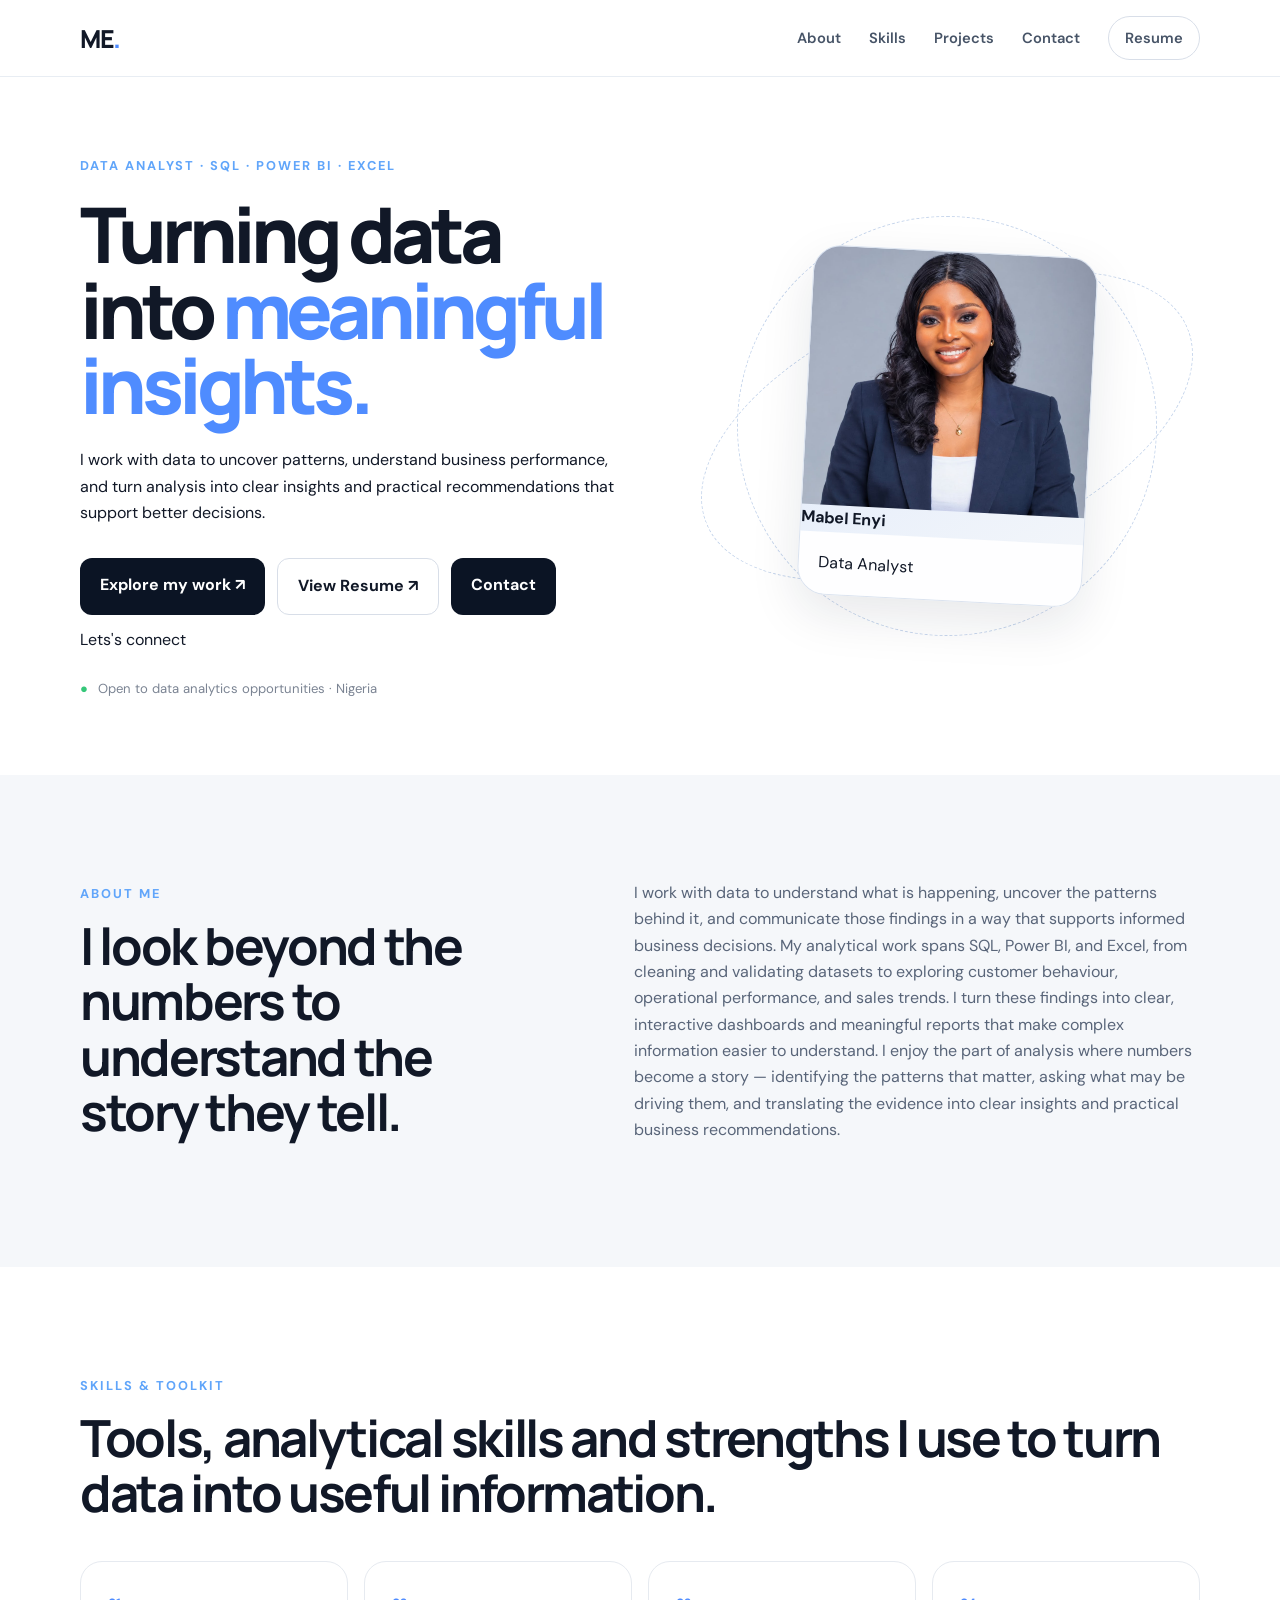
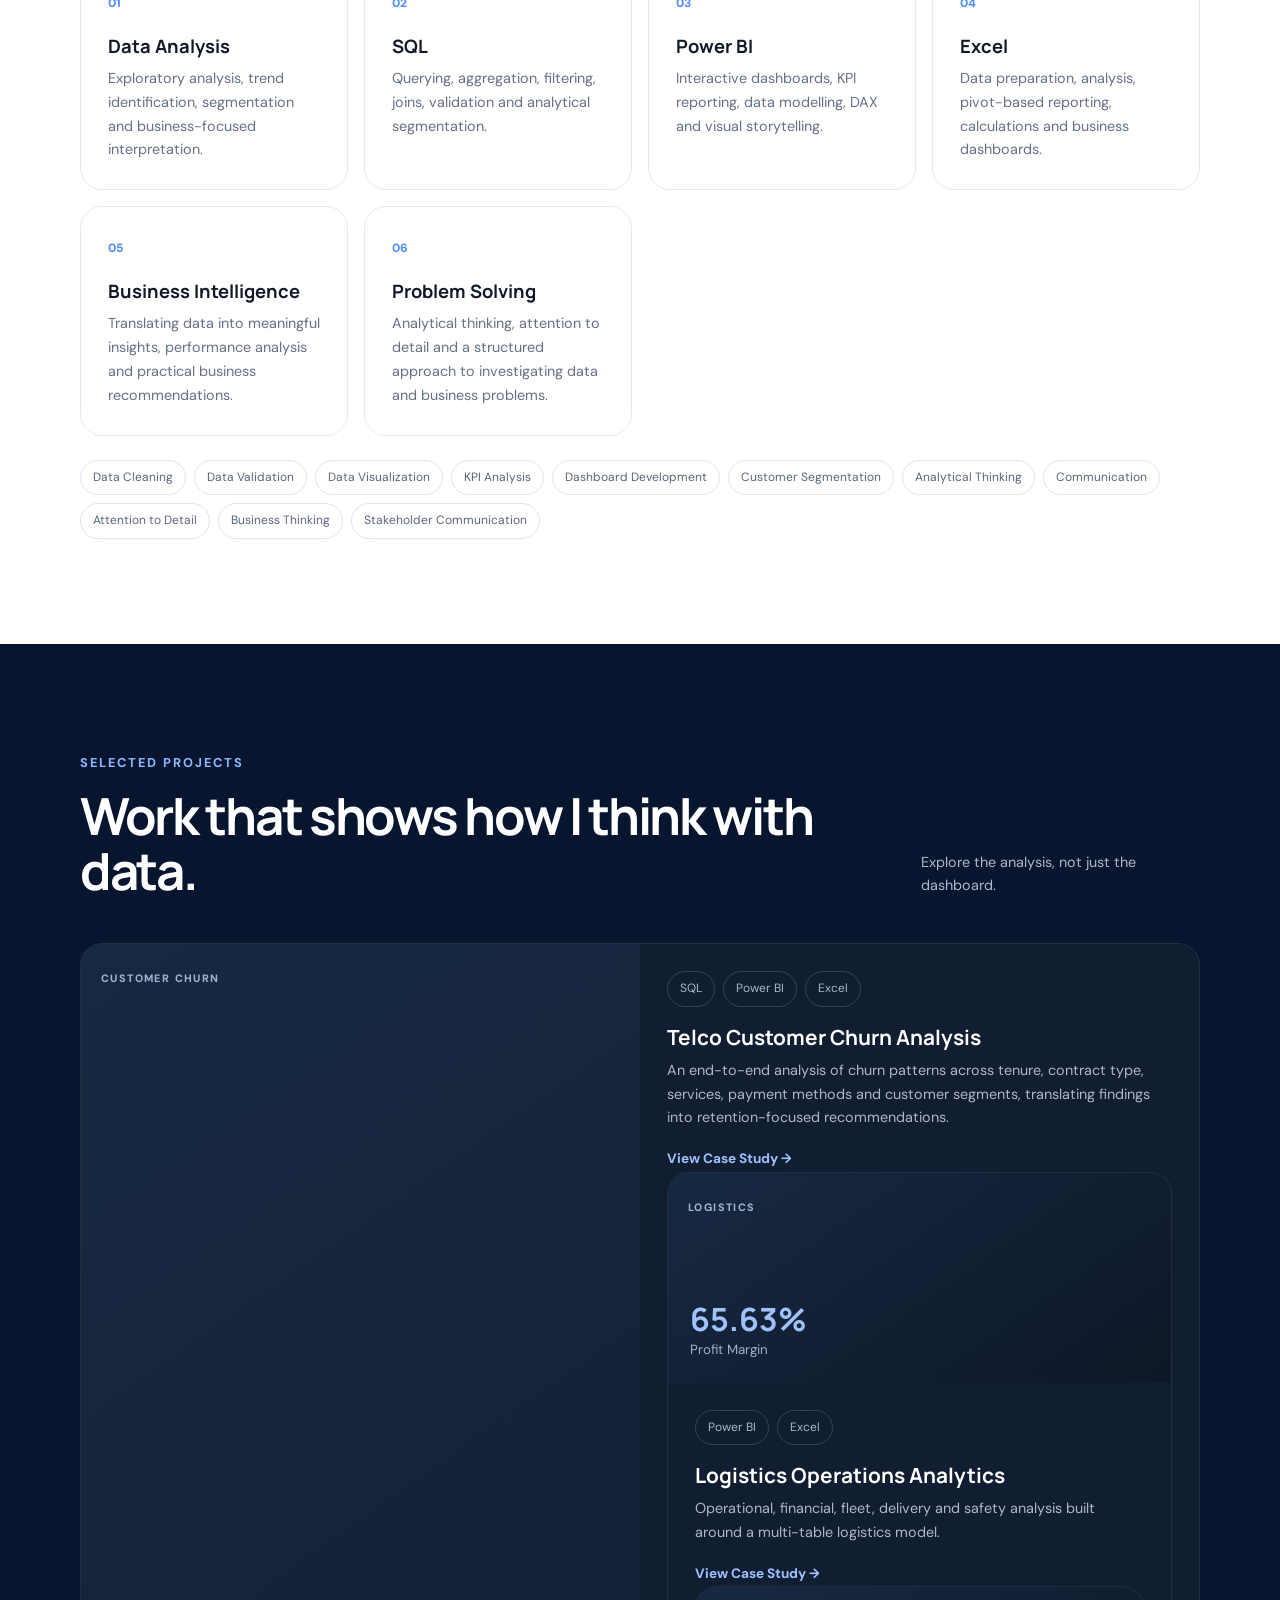
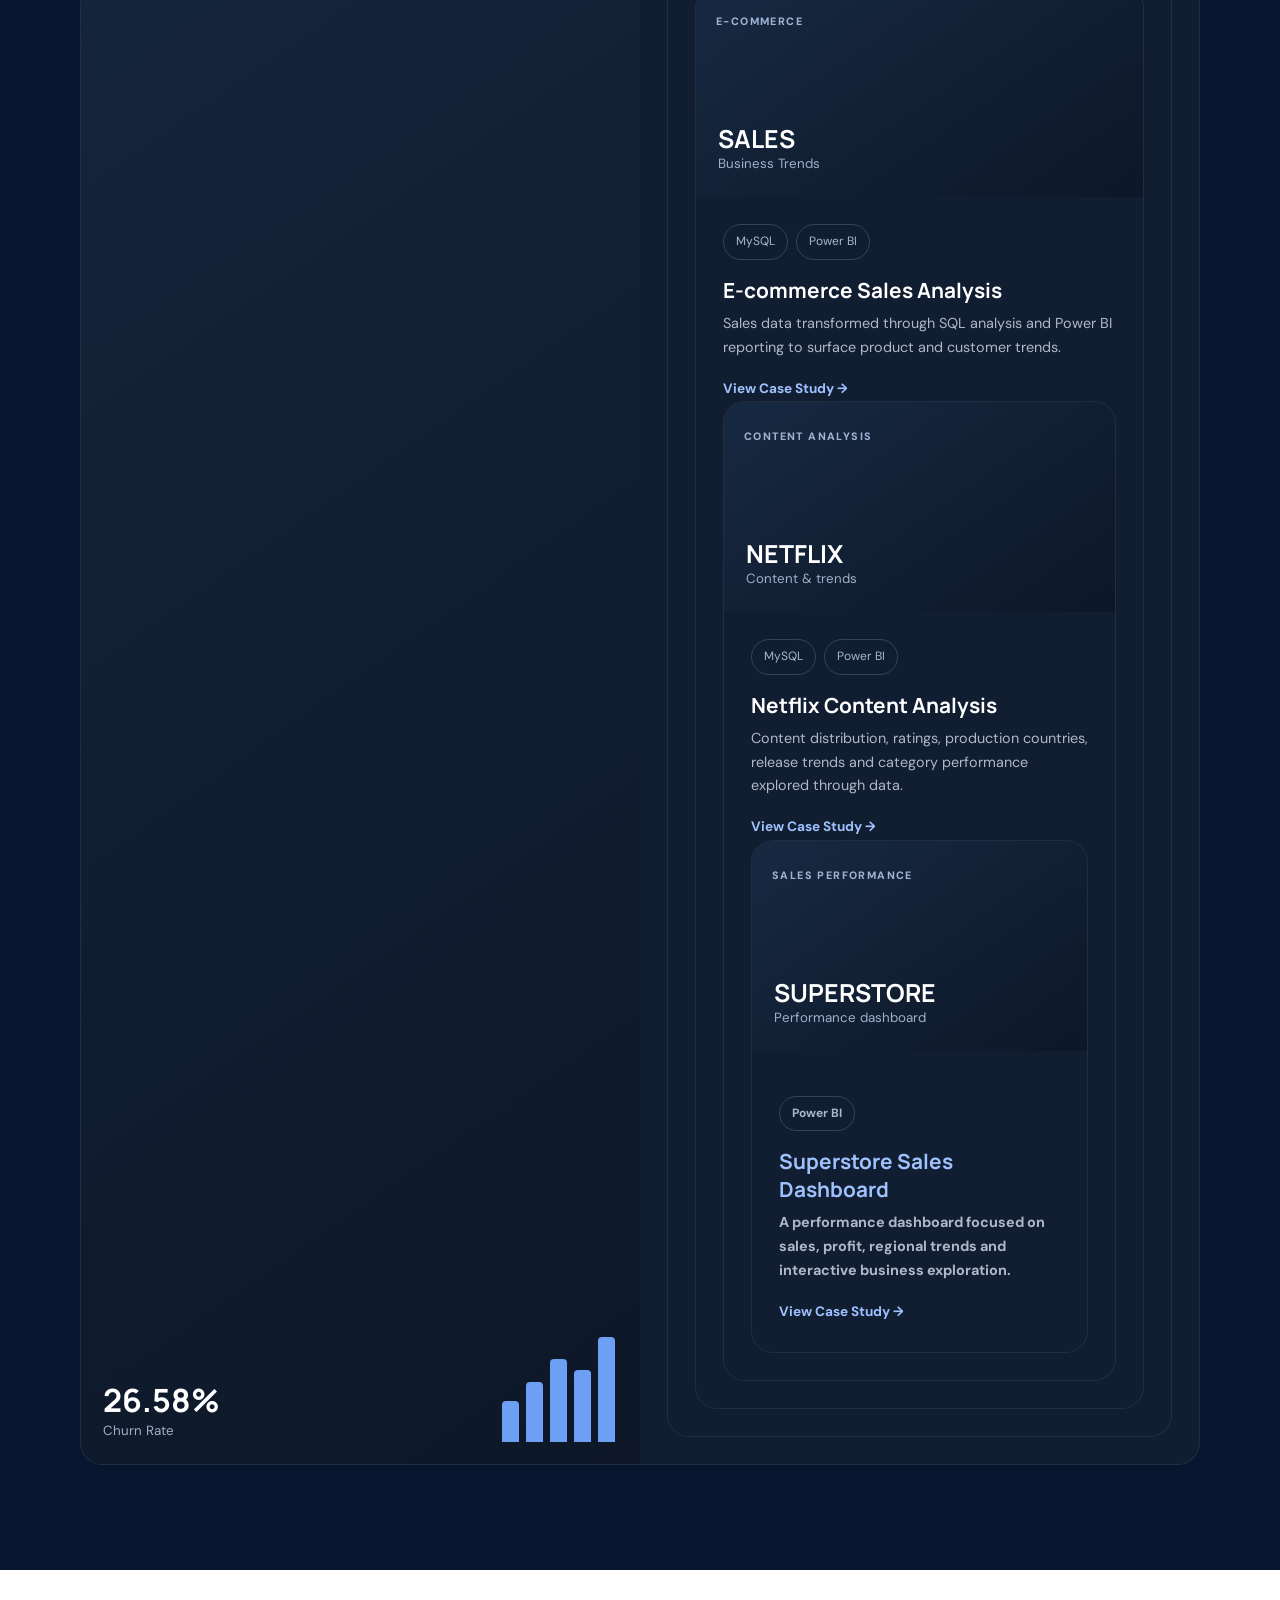
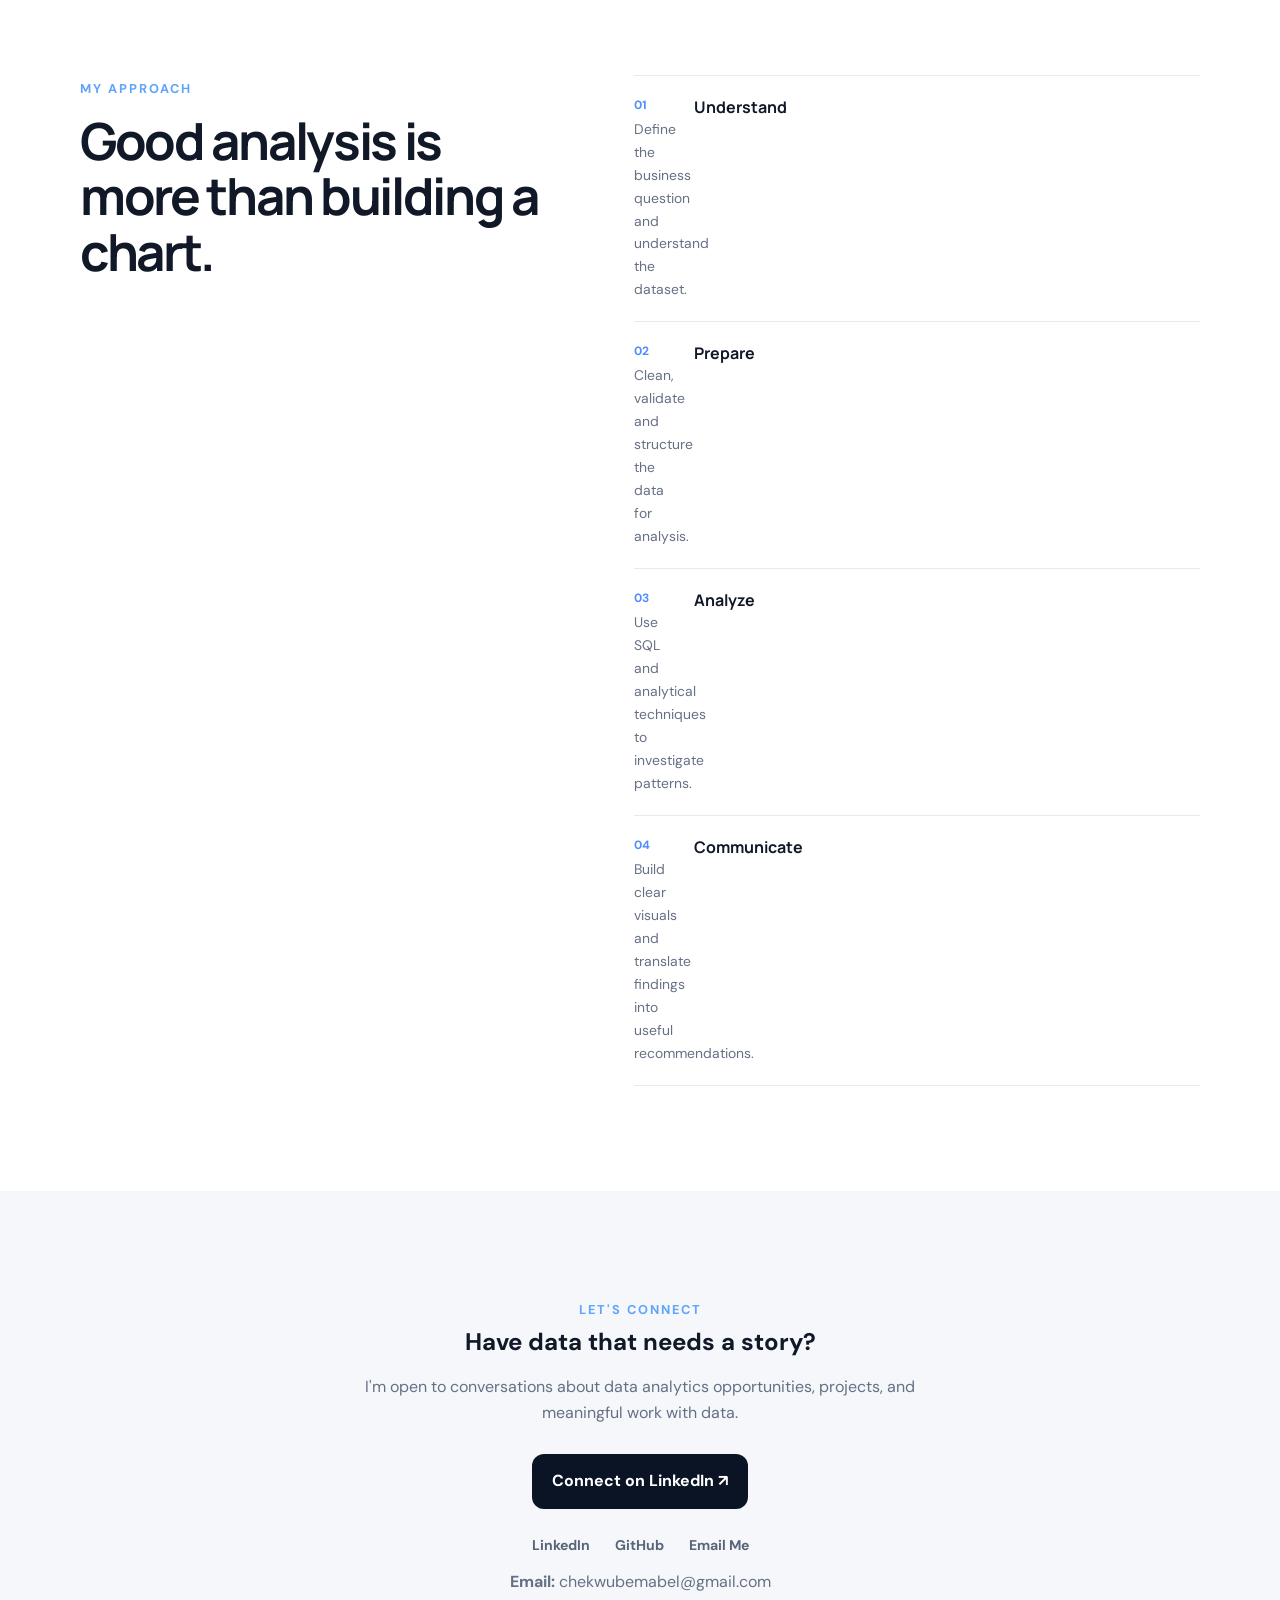
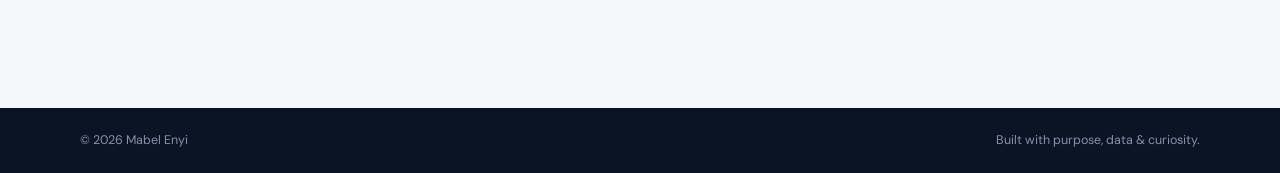
<file: index.html>
<!doctype html>
<html lang="en">
<head>
<meta charset="utf-8"><meta name="viewport" content="width=device-width,initial-scale=1">
<meta name="description" content="Mabel Enyi — Data Analyst portfolio. SQL, Power BI, Excel and business-focused data analysis.">
<title>Mabel Enyi | Data Analyst</title>
<link rel="preconnect" href="https://fonts.googleapis.com"><link rel="preconnect" href="https://fonts.gstatic.com" crossorigin>
<link href="https://fonts.googleapis.com/css2?family=DM+Sans:wght@400;500;600;700&family=Manrope:wght@600;700;800&display=swap" rel="stylesheet">
<link rel="stylesheet" href="styles.css">
</head>
<body>
<header><nav class="nav wrap"><a class="logo" href="#home">ME<span>.</span></a><button class="menu" aria-label="Open menu">☰</button>
<div class="links"><a href="#about">About</a><a href="#skills">Skills</a><a href="#projects">Projects</a><a href="#contact">Contact</a><a class="pill" href="Resume/Enyi%20Mabel%20-%20CV.pdf" target="_blank" rel="noopener noreferrer"> Resume</a></div></nav></header>

<main>
<section id="home" class="hero wrap">
<div>
<div class="eyebrow">Data Analyst · SQL · Power BI · Excel</div>
<h1>Turning data into <em>meaningful insights.</em></h1>
<p class="lead"><p>
    I work with data to uncover patterns, understand business performance,
    and turn analysis into clear insights and practical recommendations
    that support better decisions.
</p>
<div class="actions"><a class="btn dark" href="#projects">Explore my work ↗</a><a href="Resume/Enyi%20Mabel%20-%20CV.pdf"
   class="btn light"
   target="_blank"
   rel="noopener noreferrer">
    View Resume ↗
</a><a class="btn dark" href="#contact">Contact</a>Lets's connect</a></div>
<p class="availability"><b>●</b> Open to data analytics opportunities · Nigeria</p>
</div>
<div class="visual">
<div class="orbit a"></div><div class="orbit b"></div>
<div class="profile">
    <img src="Images/mabel-profile.jpeg" alt="Mabel Enyi-Data Analys">
    <div>
        <b>Mabel Enyi</b>
    </div>
<div class="hero-badge">
    <span>Data Analyst</span>
</div>
</section>

<section id="about" class="section soft"><div class="wrap two">
<div><p class="eyebrow">ABOUT ME</p><h2>I look beyond the numbers to understand the story they tell.</h2></div>
<div class="copy"><p>I work with data to understand what is happening, uncover the patterns behind it, and communicate those findings in a way that supports informed business decisions.

My analytical work spans SQL, Power BI, and Excel, from cleaning and validating datasets to exploring customer behaviour, operational performance, and sales trends. I turn these findings into clear, interactive dashboards and meaningful reports that make complex information easier to understand.

I enjoy the part of analysis where numbers become a story — identifying the patterns that matter, asking what may be driving them, and translating the evidence into clear insights and practical business recommendations.</p>
<p> </p>
<p></p></div>
</div></section>

<section id="skills" class="section">
    <div class="wrap">
        <p class="eyebrow">SKILLS & TOOLKIT</p>
        <h2>Tools, analytical skills and strengths I use to turn data into useful information.</h2>

        <div class="cards four">

            <article>
                <span>01</span>
                <h3>Data Analysis</h3>
                <p>Exploratory analysis, trend identification, segmentation and business-focused interpretation.</p>
            </article>

            <article>
                <span>02</span>
                <h3>SQL</h3>
                <p>Querying, aggregation, filtering, joins, validation and analytical segmentation.</p>
            </article>

            <article>
                <span>03</span>
                <h3>Power BI</h3>
                <p>Interactive dashboards, KPI reporting, data modelling, DAX and visual storytelling.</p>
            </article>

            <article>
                <span>04</span>
                <h3>Excel</h3>
                <p>Data preparation, analysis, pivot-based reporting, calculations and business dashboards.</p>
            </article>

            <article>
                <span>05</span>
                <h3>Business Intelligence</h3>
                <p>Translating data into meaningful insights, performance analysis and practical business recommendations.</p>
            </article>

            <article>
                <span>06</span>
                <h3>Problem Solving</h3>
                <p>Analytical thinking, attention to detail and a structured approach to investigating data and business problems.</p>
            </article>

        </div>

        <div class="chips">
            <span>Data Cleaning</span>
            <span>Data Validation</span>
            <span>Data Visualization</span>
            <span>KPI Analysis</span>
            <span>Dashboard Development</span>
            <span>Customer Segmentation</span>
            <span>Analytical Thinking</span>
            <span>Communication</span>
            <span>Attention to Detail</span>
            <span>Business Thinking</span>
            <span>Stakeholder Communication</span>
        </div>

    </div>
</section>

<section id="projects" class="section dark-section"><div class="wrap"><div class="heading"><div><p class="eyebrow">SELECTED PROJECTS</p><h2>Work that shows how I think with data.</h2></div><p>Explore the analysis, not just the dashboard.</p></div>
<div class="projects">
<article class="project featured"><div class="mock telco"><label>CUSTOMER CHURN</label><strong>26.58%</strong><small>Churn Rate</small><div class="bars"><i></i><i></i><i></i><i></i><i></i></div></div><div class="ptext"><div class="tags"><span>SQL</span><span>Power BI</span><span>Excel</span></div><h3>Telco Customer Churn Analysis</h3><p>An end-to-end analysis of churn patterns across tenure, contract type, services, payment methods and customer segments, translating findings into retention-focused recommendations.</p><a <a href="projects/telco-churn.html" class="project-link">View Case Study →</a>
<article class="project"><div class="mock logistics"><label>LOGISTICS</label><strong>65.63%</strong><small>Profit Margin</small></div><div class="ptext"><div class="tags"><span>Power BI</span><span>Excel</span></div><h3>Logistics Operations Analytics</h3><p>Operational, financial, fleet, delivery and safety analysis built around a multi-table logistics model.</p><a href="projects/logistics.html" class="project-link">View Case Study →</a>
<article class="project"><div class="mock ecommerce"><label>E-COMMERCE</label><strong>SALES</strong><small>Business Trends</small></div><div class="ptext"><div class="tags"><span>MySQL</span><span>Power BI</span></div><h3>E-commerce Sales Analysis</h3><p>Sales data transformed through SQL analysis and Power BI reporting to surface product and customer trends.</p><a href="projects/ecommerce.html" class="project-link">View Case Study →</a>
<article class="project"><div class="mock netflix"><label>CONTENT ANALYSIS</label><strong>NETFLIX</strong><small>Content & trends</small></div><div class="ptext"><div class="tags"><span>MySQL</span><span>Power BI</span></div><h3>Netflix Content Analysis</h3><p>Content distribution, ratings, production countries, release trends and category performance explored through data.</p><a href="projects/netflix.html" class="project-link">View Case Study →<a>
<article class="project"><div class="mock superstore"><label>SALES PERFORMANCE</label><strong>SUPERSTORE</strong><small>Performance dashboard</small></div><div class="ptext"><div class="tags"><span>Power BI</span></div><h3>Superstore Sales Dashboard</h3><p>A performance dashboard focused on sales, profit, regional trends and interactive business exploration.</p><a href="projects/superstore.html" class="project-link">View Case Study →<a></a>
</div>
</div></section>

<section class="section"><div class="wrap two"><div><p class="eyebrow">MY APPROACH</p><h2>Good analysis is more than building a chart.</h2></div>
<div class="process"><div><b>01</b><h3>Understand</h3><p>Define the business question and understand the dataset.</p></div><div><b>02</b><h3>Prepare</h3><p>Clean, validate and structure the data for analysis.</p></div><div><b>03</b><h3>Analyze</h3><p>Use SQL and analytical techniques to investigate patterns.</p></div><div><b>04</b><h3>Communicate</h3><p>Build clear visuals and translate findings into useful recommendations.</p></div></div>
</div></section>


        <section id="contact" class="contact">
    <div class="wrap">
        <p class="eyebrow">LET'S CONNECT</p>

        <h2>Have data that needs a story?</h2>

        <p>
            I'm open to conversations about data analytics opportunities,
            projects, and meaningful work with data.
        </p>

        <a
            class="btn dark"
            href="https://www.linkedin.com/in/mabel-enyi/"
            target="_blank"
            rel="noopener noreferrer">
            Connect on LinkedIn ↗
        </a>

        <div class="contact-links">
            <a
                href="https://www.linkedin.com/in/mabel-enyi/"
                target="_blank"
                rel="noopener noreferrer">
                LinkedIn
            </a>

            <a
                href="https://github.com/Bella-cheche"
                target="_blank"
                rel="noopener noreferrer">
                GitHub
            </a>

            <a href="mailto:chekwubemabel@gmail.com">
                Email Me
            </a>
        </div>

        <p class="contact-email">
            <strong>Email:</strong>
            <a href="mailto:chekwubemabel@gmail.com">
                chekwubemabel@gmail.com
            </a>
        </p>
    </div>


    </div>
</section>
<footer><div class="wrap foot"><span>© 2026 Mabel Enyi</span><span>Built with purpose, data & curiosity.</span></div></footer>
<script src="script.js"></script>
</body></html>
</file>
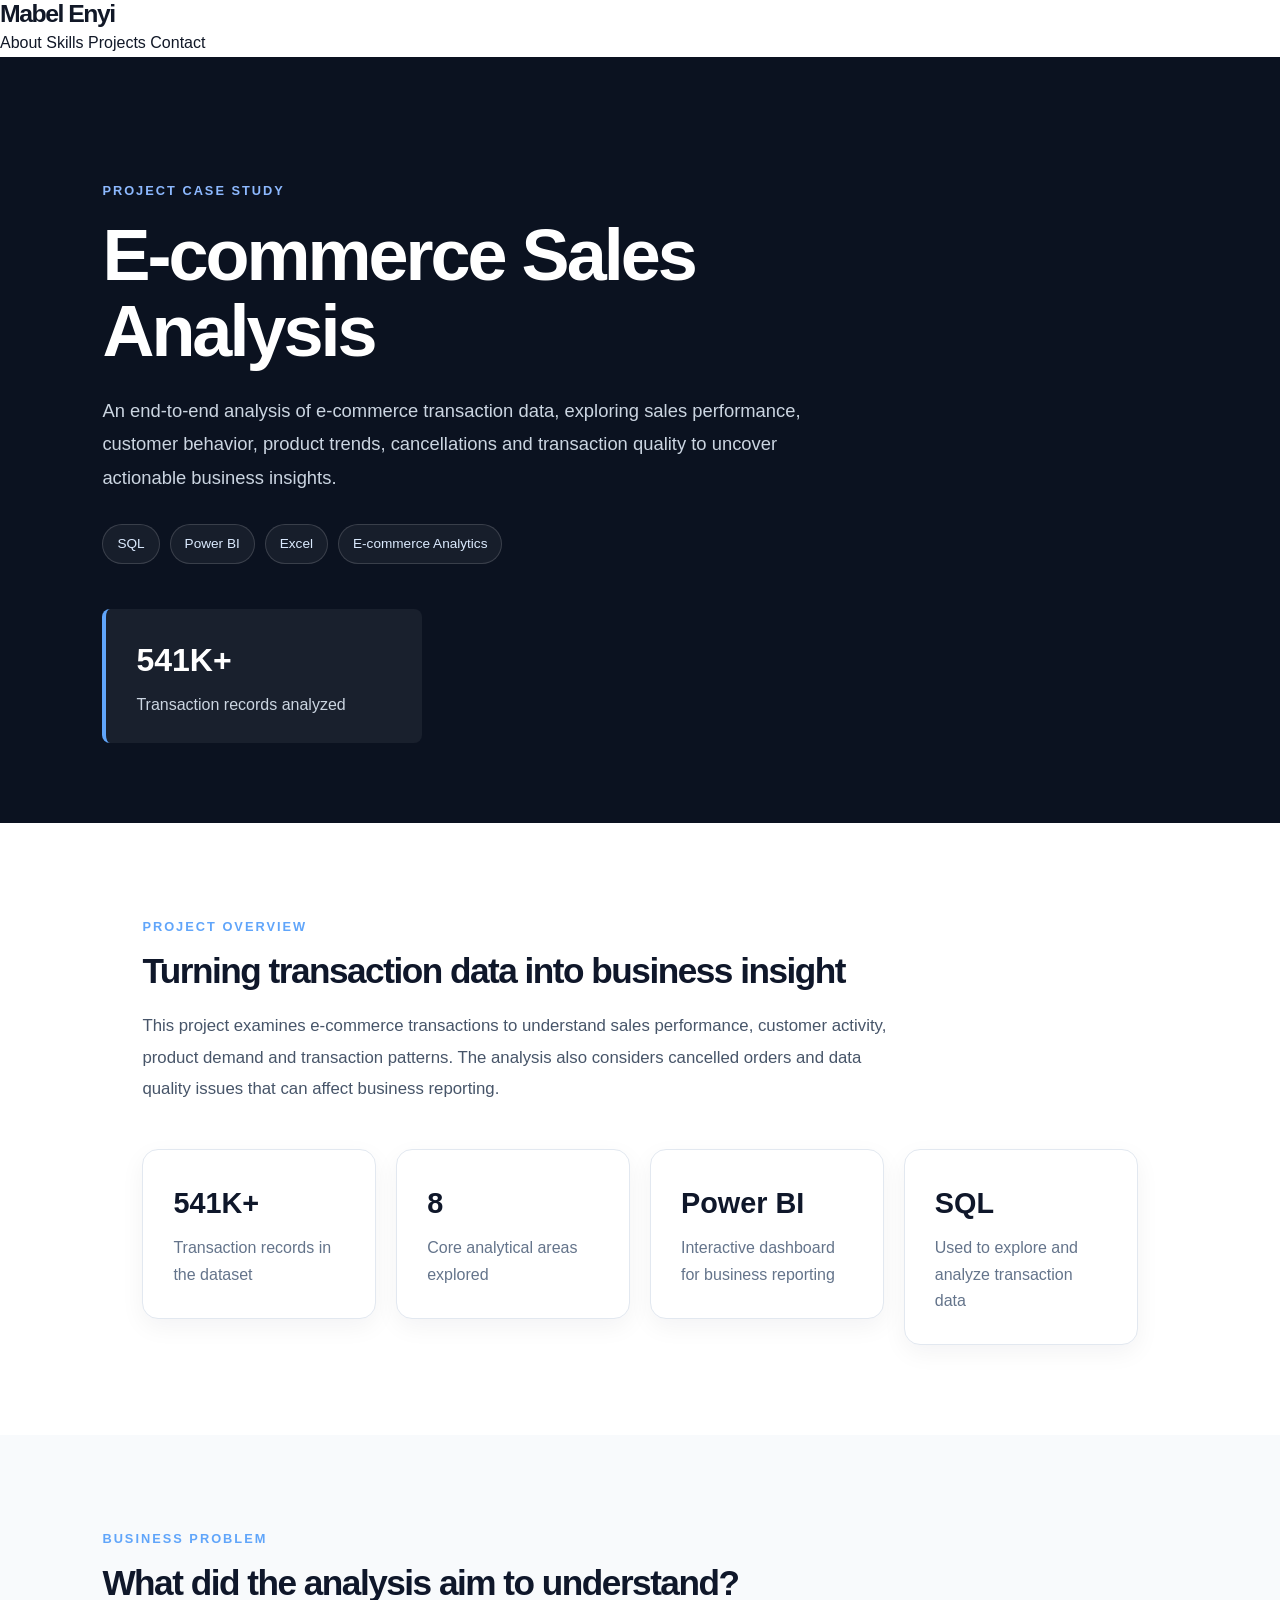
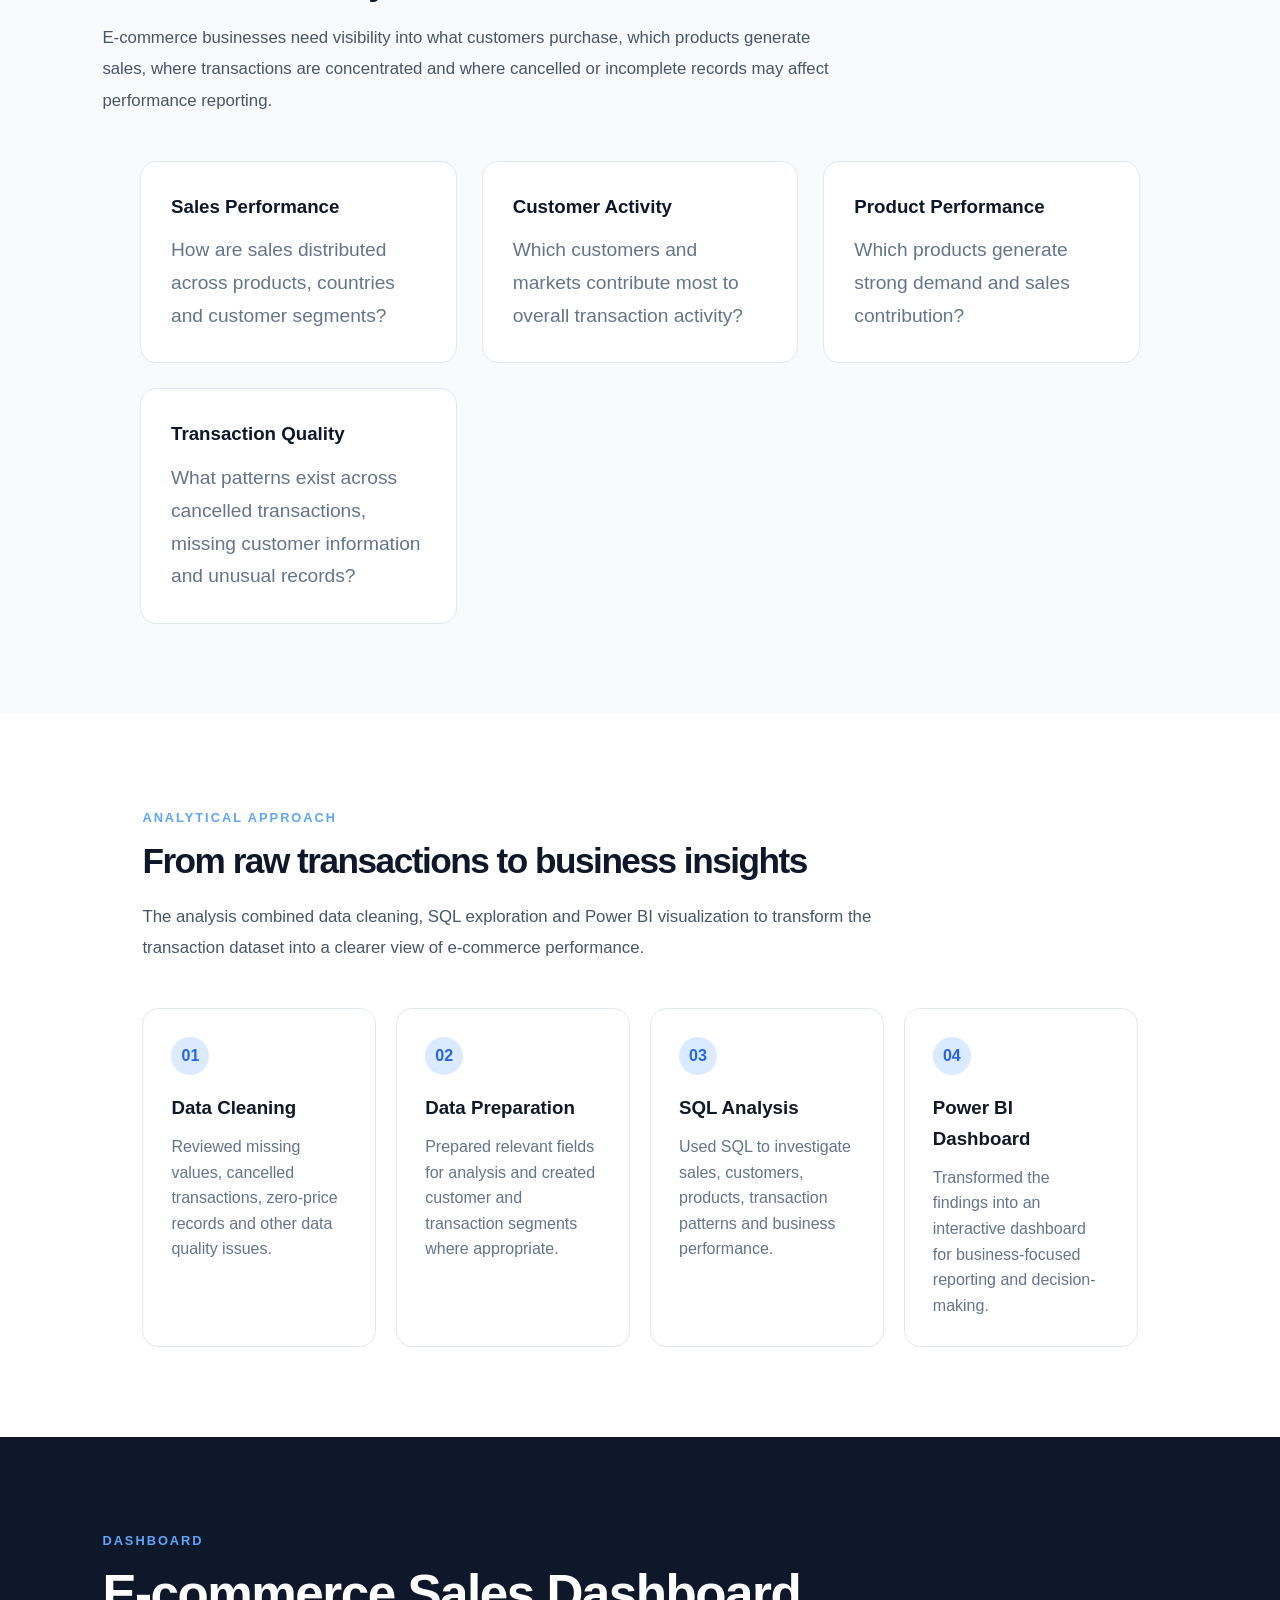
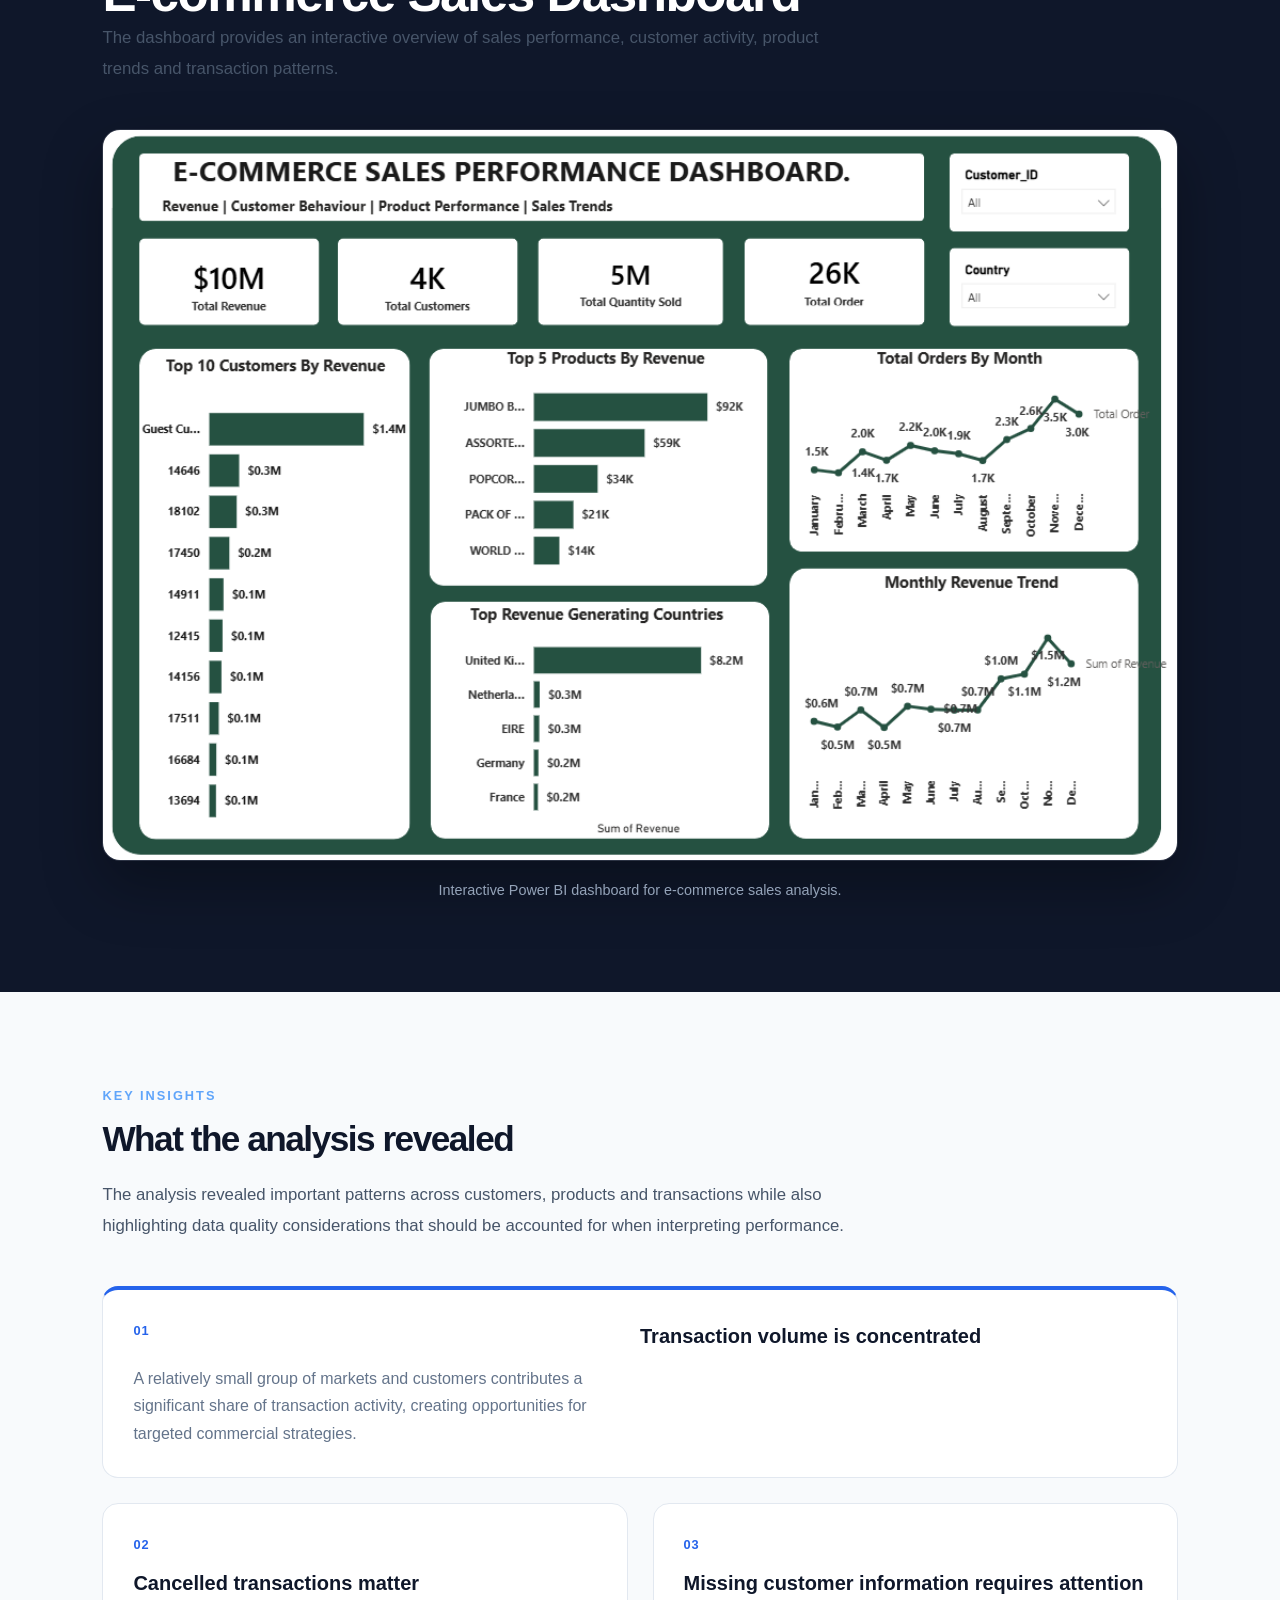
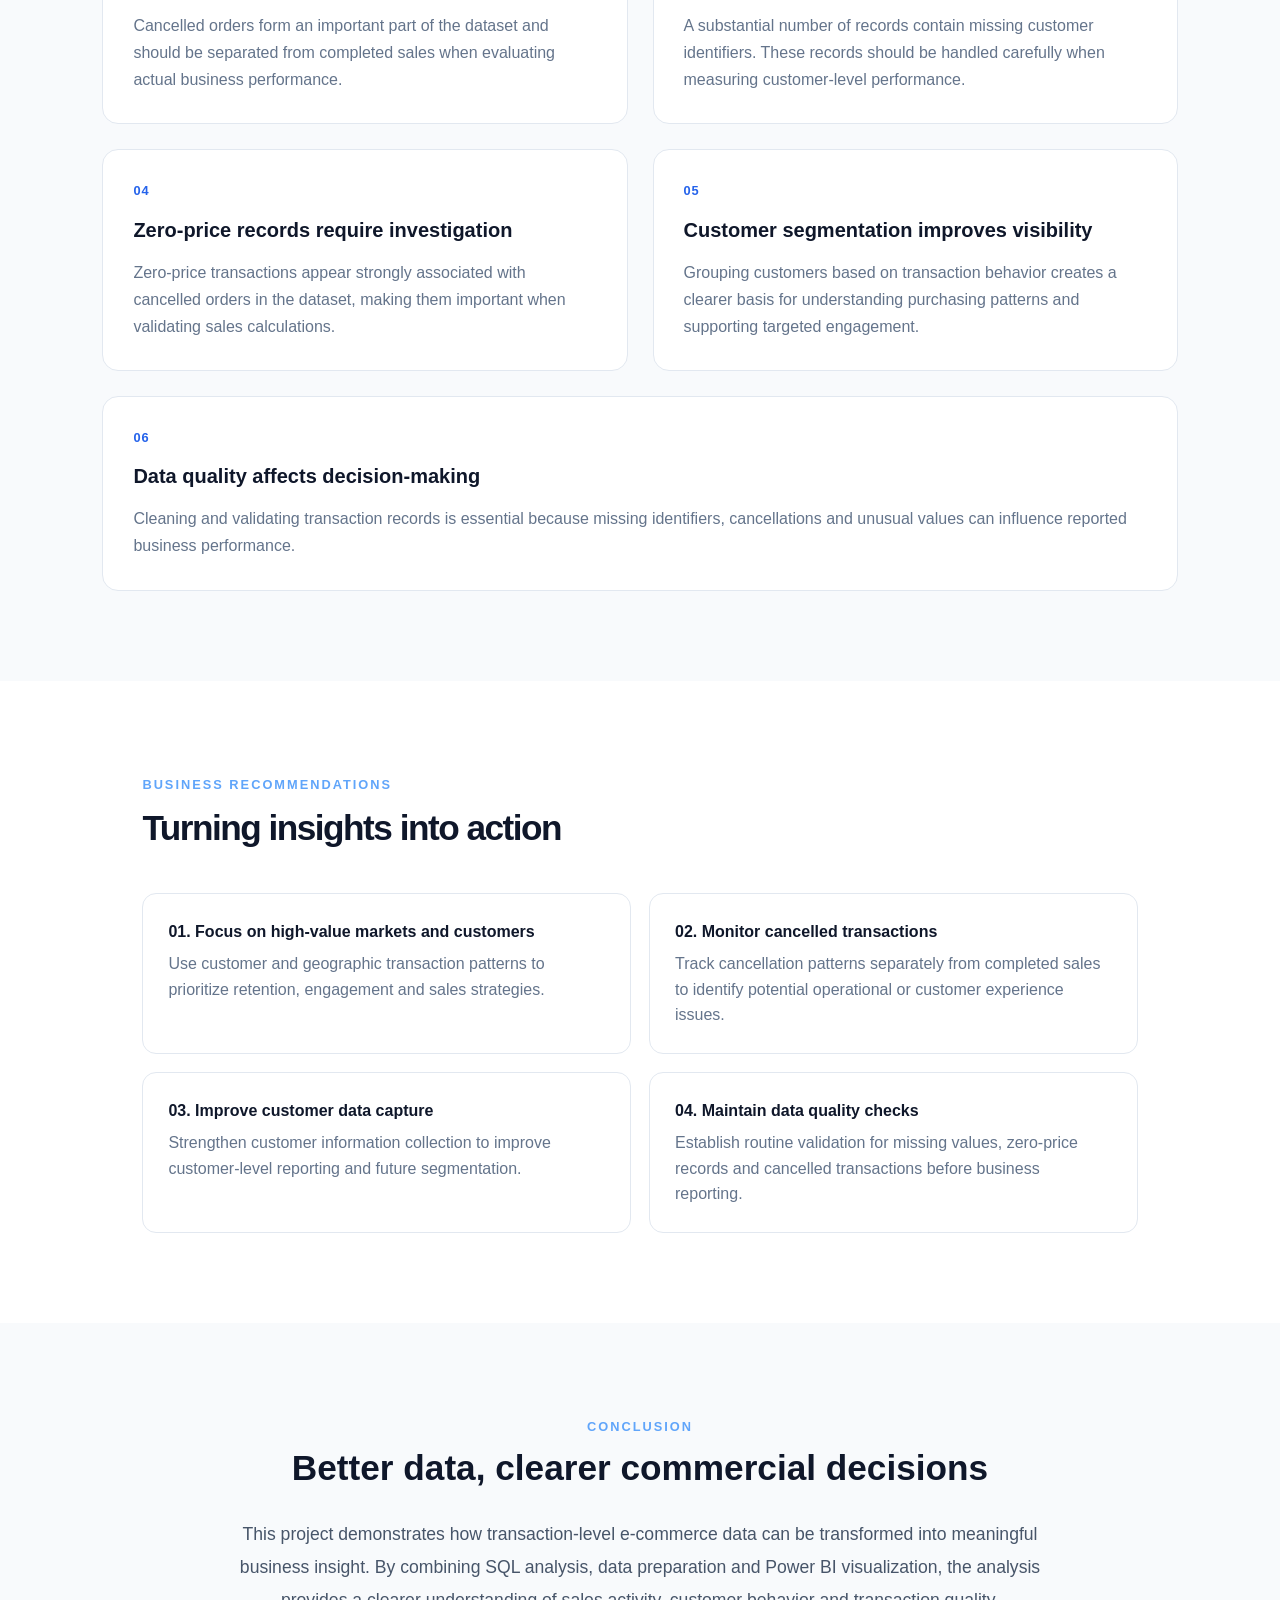
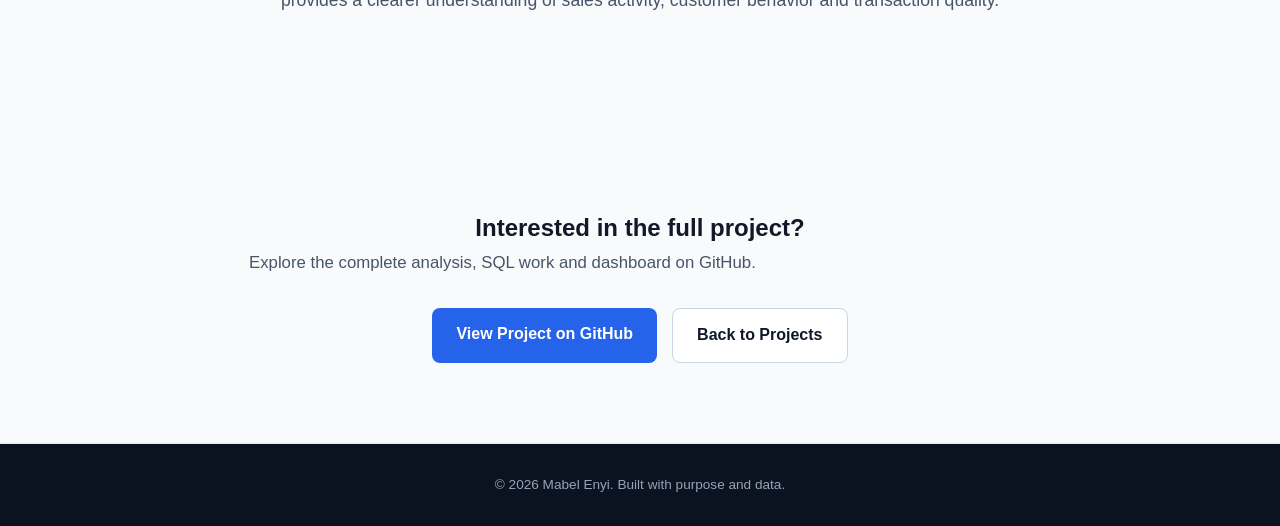
<file: projects/ecommerce.html>
<!DOCTYPE html>
<html lang="en">
<head>
    <meta charset="UTF-8">
    <meta name="viewport" content="width=device-width, initial-scale=1.0">

    <title>E-commerce Sales Analysis | Mabel Enyi</title>

    <link rel="stylesheet" href="../styles.css">
</head>

<body>

    <!-- Navigation -->
    <nav class="navbar">
        <div class="nav-container">
            <a href="../index.html" class="logo">Mabel Enyi</a>

            <div class="nav-links">
                <a href="../index.html#about">About</a>
                <a href="../index.html#skills">Skills</a>
                <a href="../index.html#projects">Projects</a>
                <a href="../index.html#contact">Contact</a>
            </div>
        </div>
    </nav>


    <!-- Case Study Hero -->
    <section class="case-hero">
        <div class="case-hero-content">

            <span class="eyebrow">PROJECT CASE STUDY</span>

            <h1>E-commerce Sales Analysis</h1>

            <p class="case-intro">
                An end-to-end analysis of e-commerce transaction data,
                exploring sales performance, customer behavior, product
                trends, cancellations and transaction quality to uncover
                actionable business insights.
            </p>

            <div class="project-tags">
                <span>SQL</span>
                <span>Power BI</span>
                <span>Excel</span>
                <span>E-commerce Analytics</span>
            </div>

            <div class="case-stat">
                <strong>541K+</strong>
                <span>Transaction records analyzed</span>
            </div>

        </div>
    </section>


    <!-- Project Overview -->
    <section class="case-section">

        <div class="section-heading">
            <span class="eyebrow">PROJECT OVERVIEW</span>

            <h2>Turning transaction data into business insight</h2>

            <p class="case-text">
                This project examines e-commerce transactions to understand
                sales performance, customer activity, product demand and
                transaction patterns. The analysis also considers cancelled
                orders and data quality issues that can affect business
                reporting.
            </p>
        </div>

        <div class="case-grid">

            <div class="info-card">
                <strong>541K+</strong>
                <span>Transaction records in the dataset</span>
            </div>

            <div class="info-card">
                <strong>8</strong>
                <span>Core analytical areas explored</span>
            </div>

            <div class="info-card">
                <strong>Power BI</strong>
                <span>Interactive dashboard for business reporting</span>
            </div>

            <div class="info-card">
                <strong>SQL</strong>
                <span>Used to explore and analyze transaction data</span>
            </div>

        </div>

    </section>


    <!-- Business Problem -->
    <section class="case-section alt-section">

        <div class="section-heading">
            <span class="eyebrow">BUSINESS PROBLEM</span>

            <h2>What did the analysis aim to understand?</h2>

            <p class="case-text">
                E-commerce businesses need visibility into what customers
                purchase, which products generate sales, where transactions
                are concentrated and where cancelled or incomplete records
                may affect performance reporting.
            </p>
        </div>

        <div class="question-grid">

            <div class="question-card">
                <h3>Sales Performance</h3>
                <p>
                    How are sales distributed across products, countries
                    and customer segments?
                </p>
            </div>

            <div class="question-card">
                <h3>Customer Activity</h3>
                <p>
                    Which customers and markets contribute most to overall
                    transaction activity?
                </p>
            </div>

            <div class="question-card">
                <h3>Product Performance</h3>
                <p>
                    Which products generate strong demand and sales
                    contribution?
                </p>
            </div>

            <div class="question-card">
                <h3>Transaction Quality</h3>
                <p>
                    What patterns exist across cancelled transactions,
                    missing customer information and unusual records?
                </p>
            </div>

        </div>

    </section>


    <!-- Analytical Approach -->
    <section class="case-section">

        <div class="section-heading">
            <span class="eyebrow">ANALYTICAL APPROACH</span>

            <h2>From raw transactions to business insights</h2>

            <p class="case-text">
                The analysis combined data cleaning, SQL exploration and
                Power BI visualization to transform the transaction dataset
                into a clearer view of e-commerce performance.
            </p>
        </div>

        <div class="workflow">

            <div class="workflow-step">
                <span>01</span>
                <h3>Data Cleaning</h3>
                <p>
                    Reviewed missing values, cancelled transactions,
                    zero-price records and other data quality issues.
                </p>
            </div>

            <div class="workflow-step">
                <span>02</span>
                <h3>Data Preparation</h3>
                <p>
                    Prepared relevant fields for analysis and created
                    customer and transaction segments where appropriate.
                </p>
            </div>

            <div class="workflow-step">
                <span>03</span>
                <h3>SQL Analysis</h3>
                <p>
                    Used SQL to investigate sales, customers, products,
                    transaction patterns and business performance.
                </p>
            </div>

            <div class="workflow-step">
                <span>04</span>
                <h3>Power BI Dashboard</h3>
                <p>
                    Transformed the findings into an interactive dashboard
                    for business-focused reporting and decision-making.
                </p>
            </div>

        </div>

    </section>


    <!-- Dashboard -->
    <section class="dashboard-section">

        <div class="section-heading">
            <span class="eyebrow">DASHBOARD</span>

            <h2>E-commerce Sales Dashboard</h2>

            <p class="case-text">
                The dashboard provides an interactive overview of sales
                performance, customer activity, product trends and
                transaction patterns.
            </p>
        </div>

        <div class="dashboard-frame">
            <img
                src="../Images/ecommerce-dashboard.png"
                alt="E-commerce Sales Analysis Power BI Dashboard">
        </div>

        <p class="image-caption">
            Interactive Power BI dashboard for e-commerce sales analysis.
        </p>

    </section>


    <!-- Key Insights -->
    <section class="case-section alt-section">

        <div class="section-heading">
            <span class="eyebrow">KEY INSIGHTS</span>

            <h2>What the analysis revealed</h2>

            <p class="case-text">
                The analysis revealed important patterns across customers,
                products and transactions while also highlighting data
                quality considerations that should be accounted for when
                interpreting performance.
            </p>
        </div>

        <div class="insight-grid">

            <div class="insight-card featured">
                <div class="insight-number">01</div>

                <h3>Transaction volume is concentrated</h3>

                <p>
                    A relatively small group of markets and customers
                    contributes a significant share of transaction activity,
                    creating opportunities for targeted commercial strategies.
                </p>
            </div>

            <div class="insight-card">
                <div class="insight-number">02</div>

                <h3>Cancelled transactions matter</h3>

                <p>
                    Cancelled orders form an important part of the dataset
                    and should be separated from completed sales when
                    evaluating actual business performance.
                </p>
            </div>

            <div class="insight-card">
                <div class="insight-number">03</div>

                <h3>Missing customer information requires attention</h3>

                <p>
                    A substantial number of records contain missing customer
                    identifiers. These records should be handled carefully
                    when measuring customer-level performance.
                </p>
            </div>

            <div class="insight-card">
                <div class="insight-number">04</div>

                <h3>Zero-price records require investigation</h3>

                <p>
                    Zero-price transactions appear strongly associated with
                    cancelled orders in the dataset, making them important
                    when validating sales calculations.
                </p>
            </div>

            <div class="insight-card">
                <div class="insight-number">05</div>

                <h3>Customer segmentation improves visibility</h3>

                <p>
                    Grouping customers based on transaction behavior creates
                    a clearer basis for understanding purchasing patterns
                    and supporting targeted engagement.
                </p>
            </div>

            <div class="insight-card">
                <div class="insight-number">06</div>

                <h3>Data quality affects decision-making</h3>

                <p>
                    Cleaning and validating transaction records is essential
                    because missing identifiers, cancellations and unusual
                    values can influence reported business performance.
                </p>
            </div>

        </div>

    </section>


    <!-- Recommendations -->
    <section class="case-section">

        <div class="section-heading">
            <span class="eyebrow">BUSINESS RECOMMENDATIONS</span>

            <h2>Turning insights into action</h2>
        </div>

        <div class="recommendations">

            <div class="recommendation">
                <div>
                    <strong>01. Focus on high-value markets and customers</strong>

                    <p>
                        Use customer and geographic transaction patterns to
                        prioritize retention, engagement and sales strategies.
                    </p>
                </div>
            </div>

            <div class="recommendation">
                <div>
                    <strong>02. Monitor cancelled transactions</strong>

                    <p>
                        Track cancellation patterns separately from completed
                        sales to identify potential operational or customer
                        experience issues.
                    </p>
                </div>
            </div>

            <div class="recommendation">
                <div>
                    <strong>03. Improve customer data capture</strong>

                    <p>
                        Strengthen customer information collection to improve
                        customer-level reporting and future segmentation.
                    </p>
                </div>
            </div>

            <div class="recommendation">
                <div>
                    <strong>04. Maintain data quality checks</strong>

                    <p>
                        Establish routine validation for missing values,
                        zero-price records and cancelled transactions before
                        business reporting.
                    </p>
                </div>
            </div>

        </div>

    </section>


    <!-- Conclusion -->
    <section class="case-section alt-section">

        <div class="conclusion">

            <span class="eyebrow">CONCLUSION</span>

            <h2>Better data, clearer commercial decisions</h2>

            <p>
                This project demonstrates how transaction-level e-commerce
                data can be transformed into meaningful business insight.
                By combining SQL analysis, data preparation and Power BI
                visualization, the analysis provides a clearer understanding
                of sales activity, customer behavior and transaction quality.
            </p>

        </div>

    </section>


    <!-- Project Links -->
    <section class="project-links-section">

        <h2>Interested in the full project?</h2>

        <p class="case-text">
            Explore the complete analysis, SQL work and dashboard on GitHub.
        </p>

        <div class="project-buttons">

            <a
    href="https://github.com/Bella-cheche/E-Commerce-Transactions-Analysis"
    class="primary-button"
    target="_blank"
    rel="noopener noreferrer">
    View Project on GitHub
</a>
                
                
                
            

            <a
                href="../index.html#projects"
                class="secondary-button">
                Back to Projects
            </a>

        </div>

    </section>


    <!-- Footer -->
    <footer class="footer">
        <p>© 2026 Mabel Enyi. Built with purpose and data.</p>
    </footer>

</body>
</html>
</file>
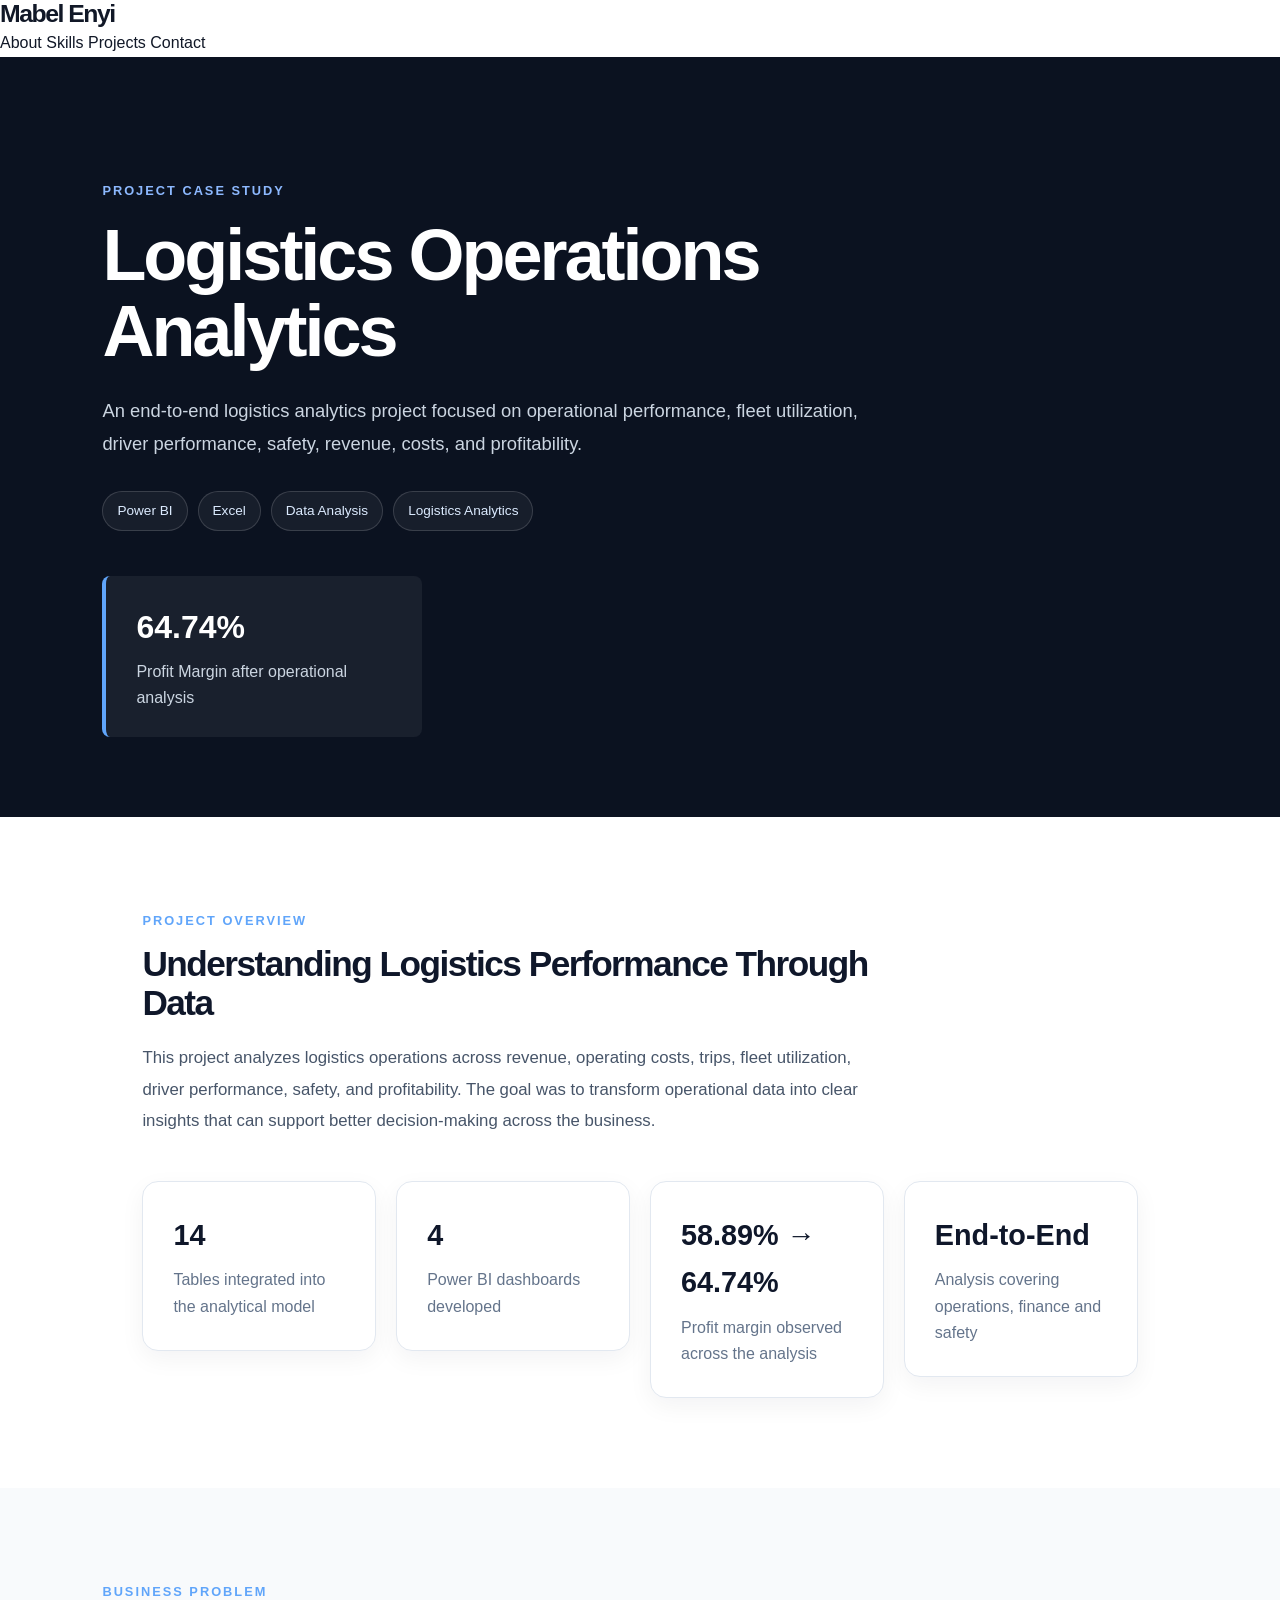
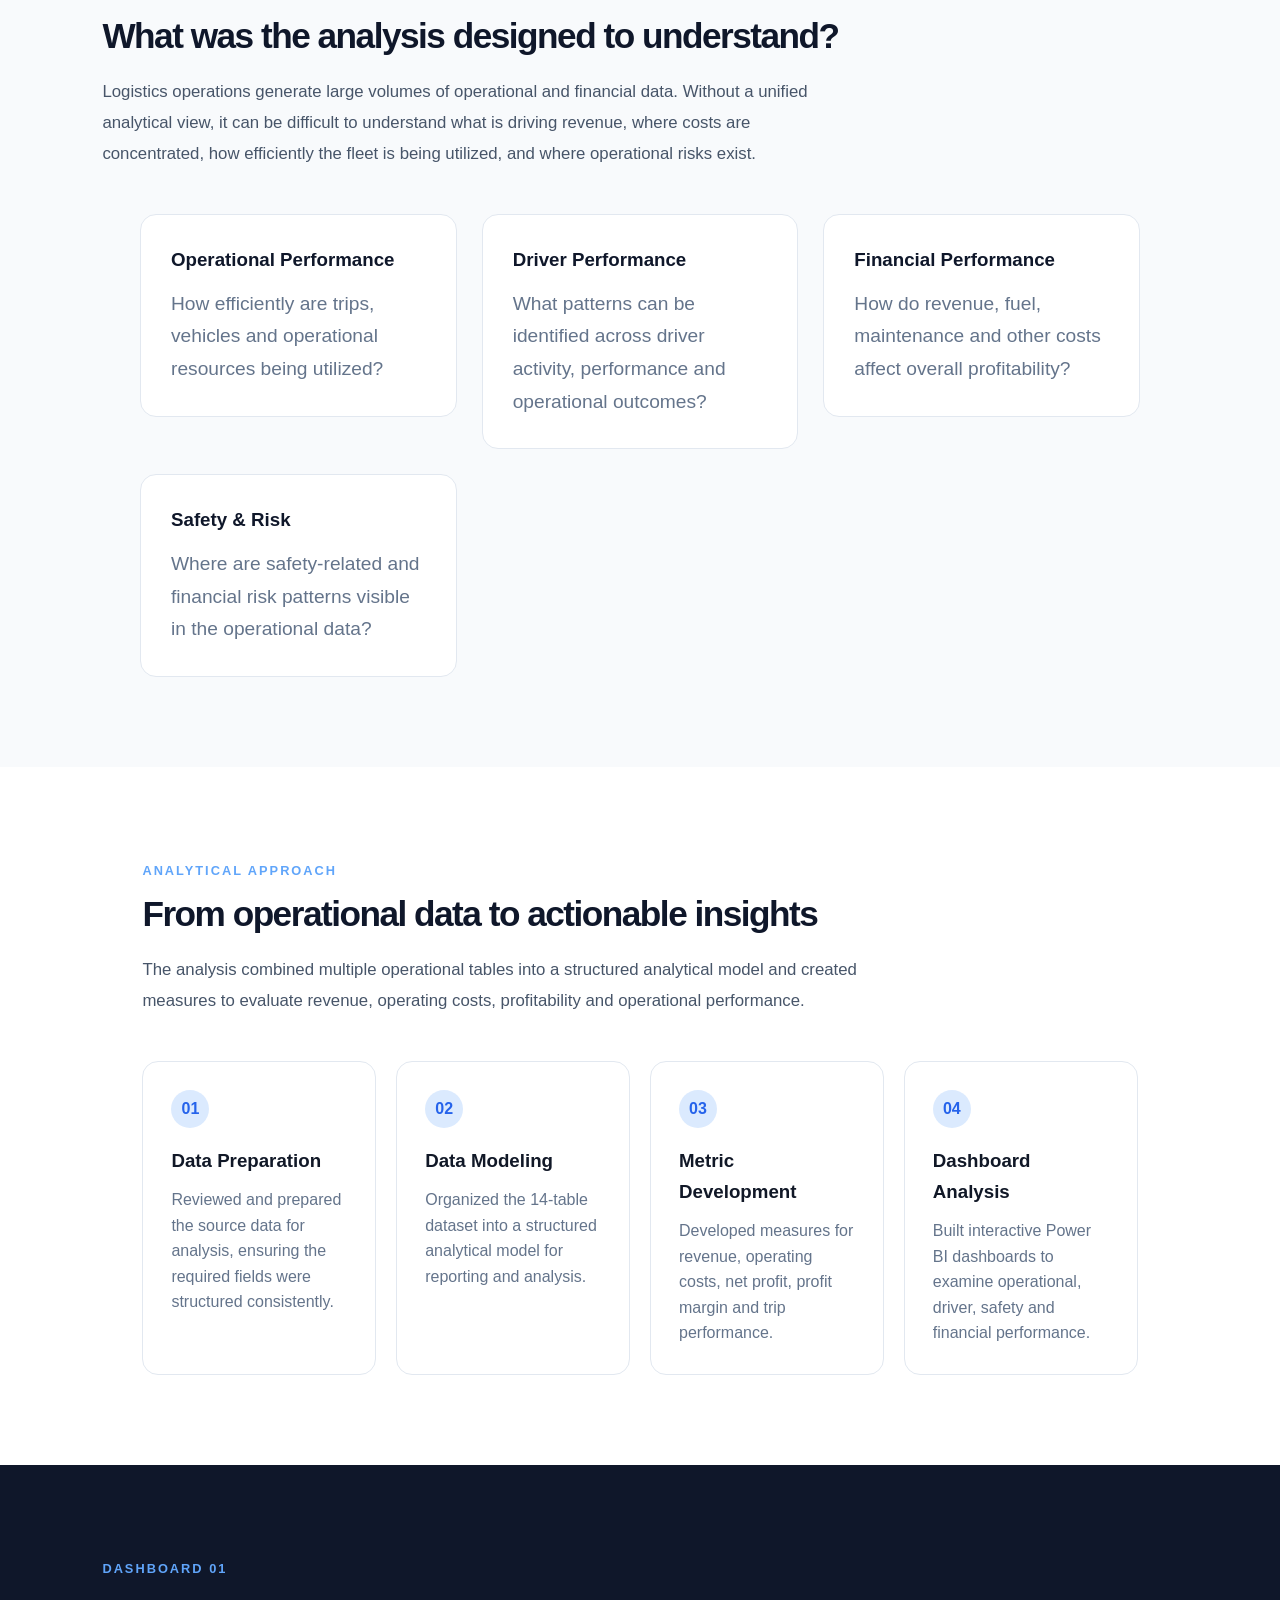
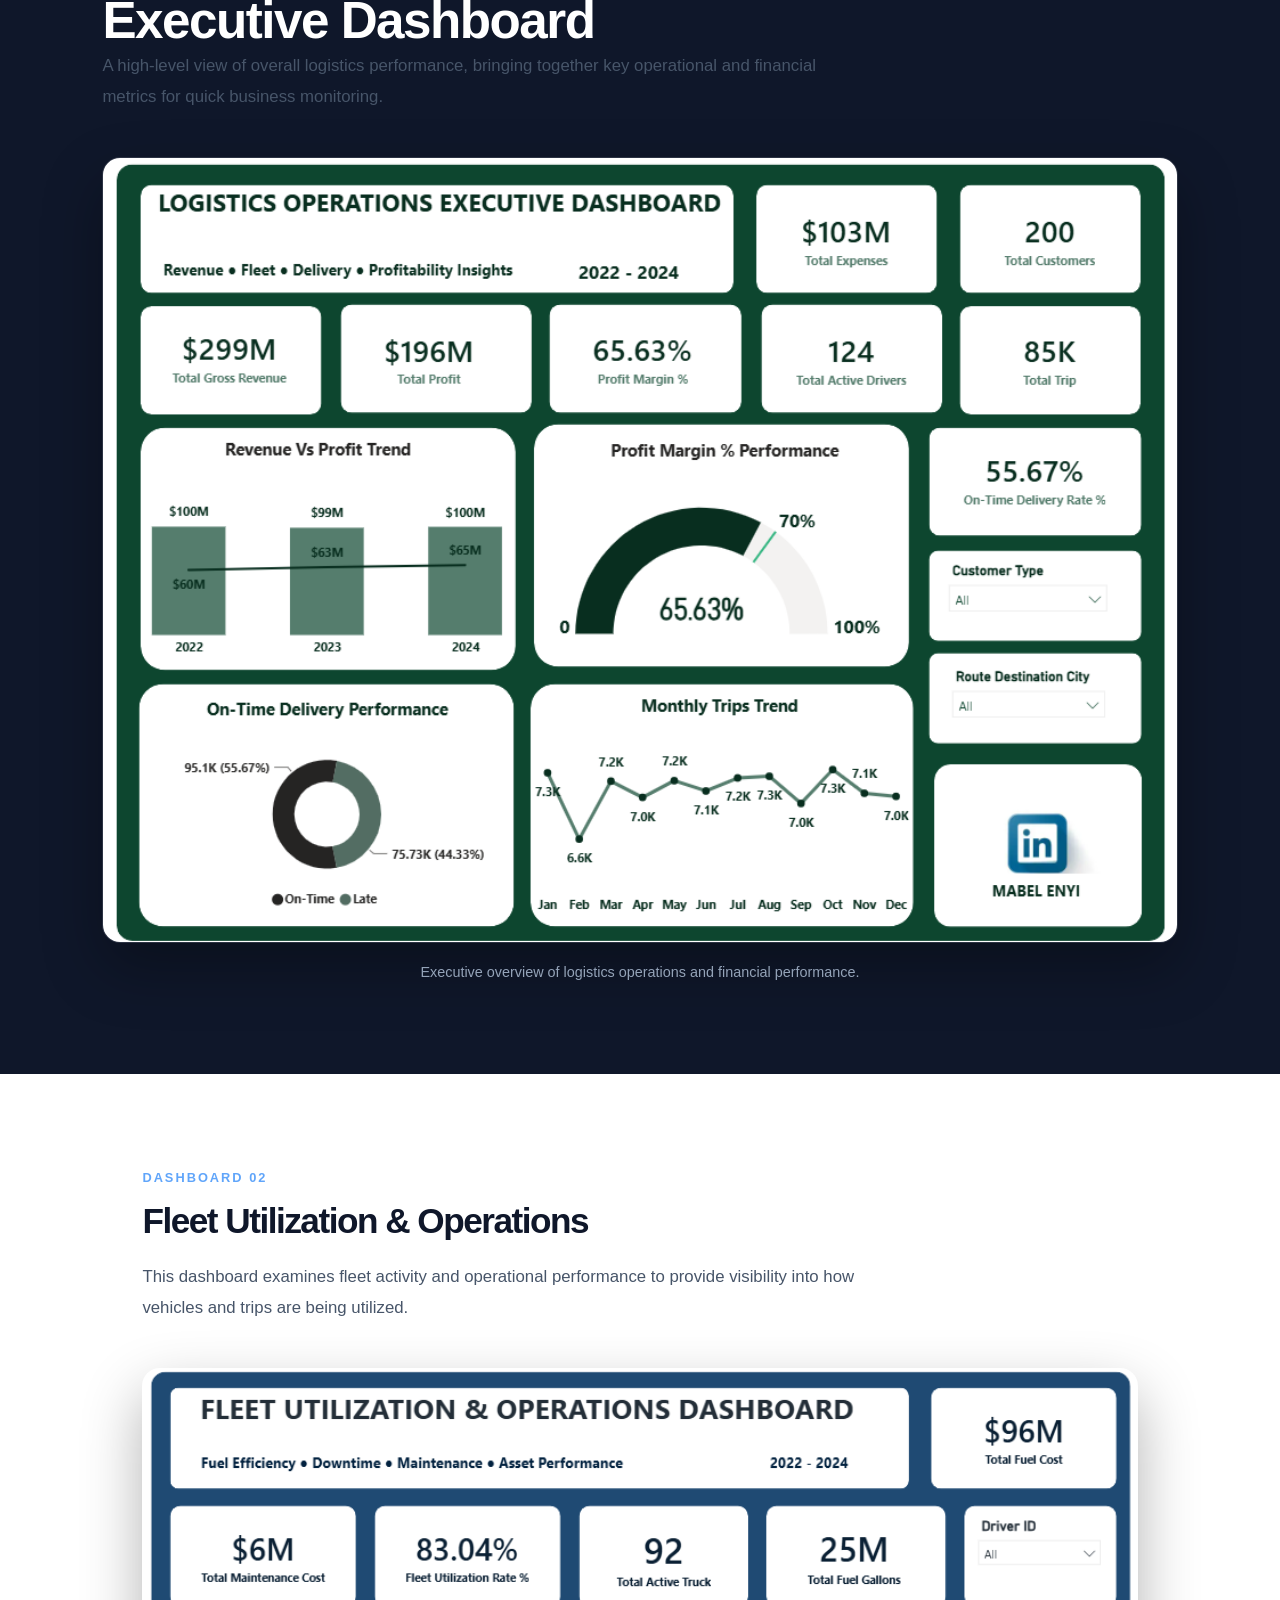
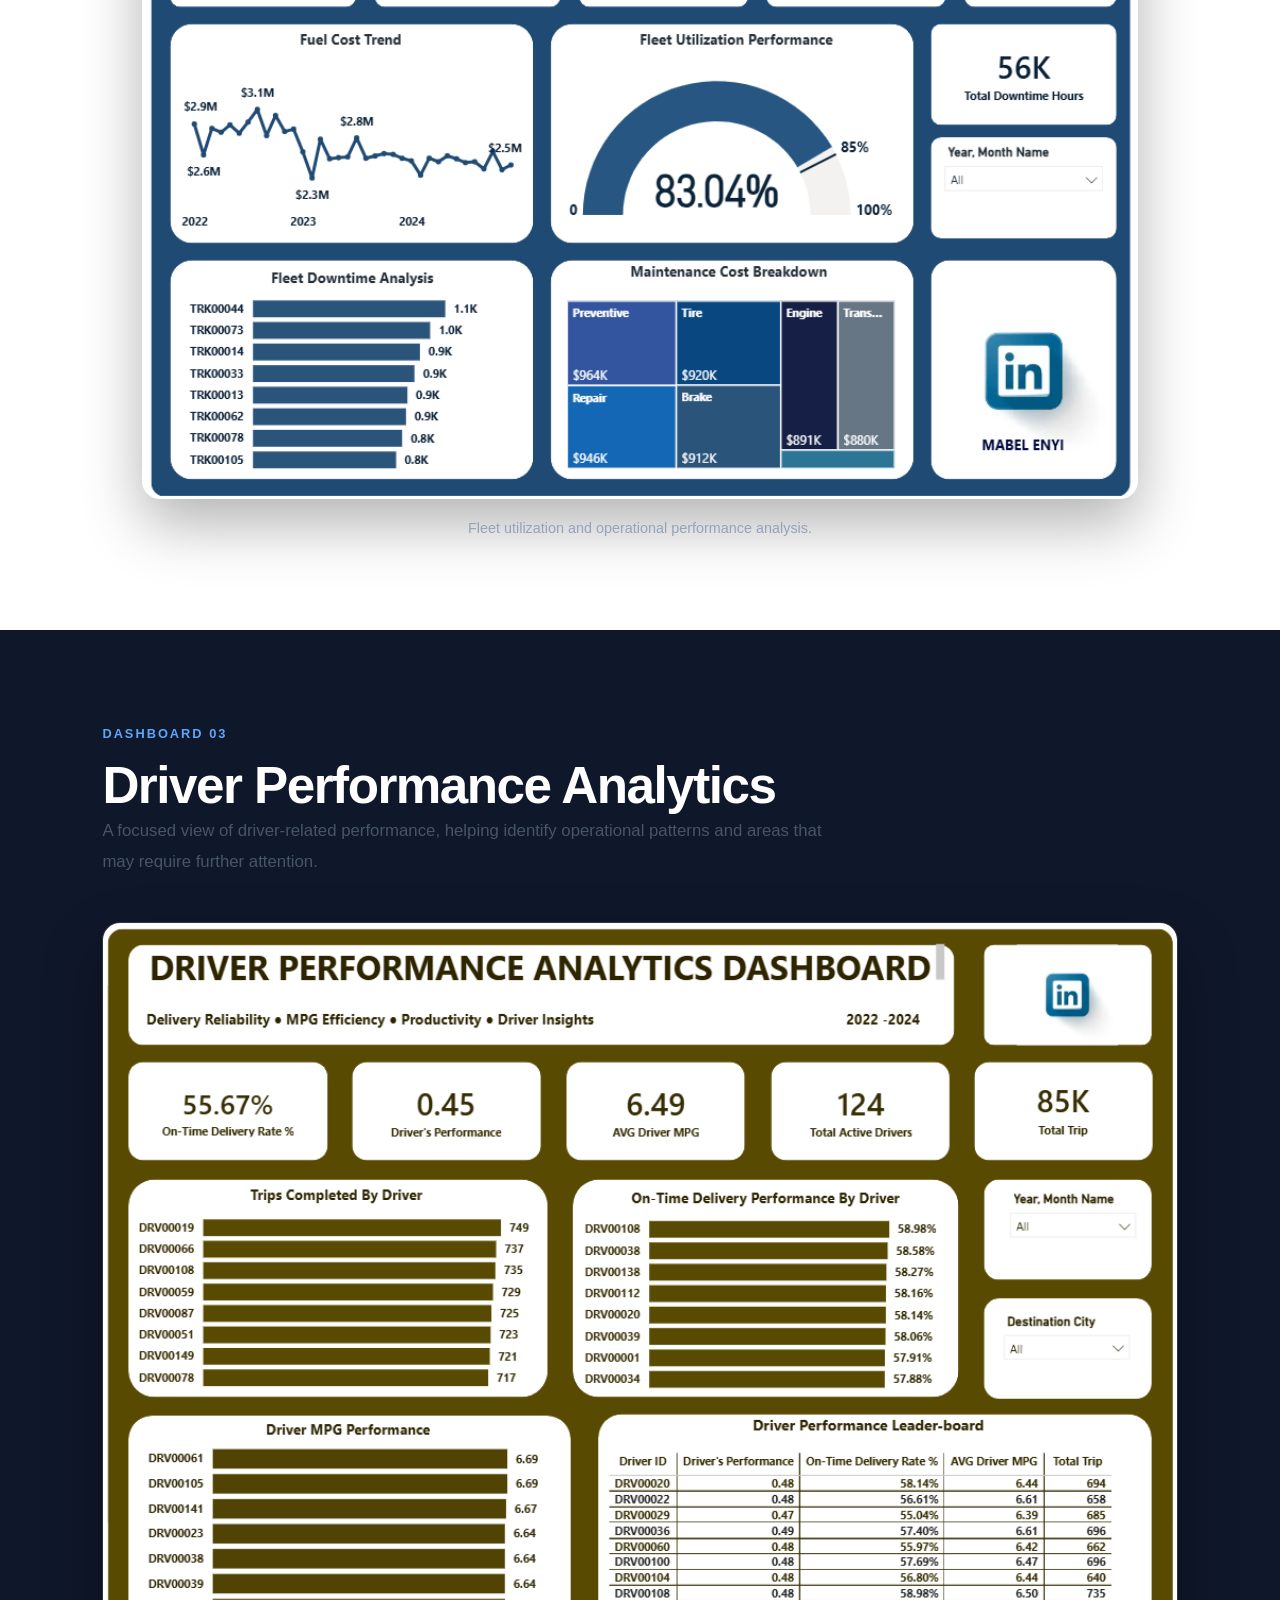
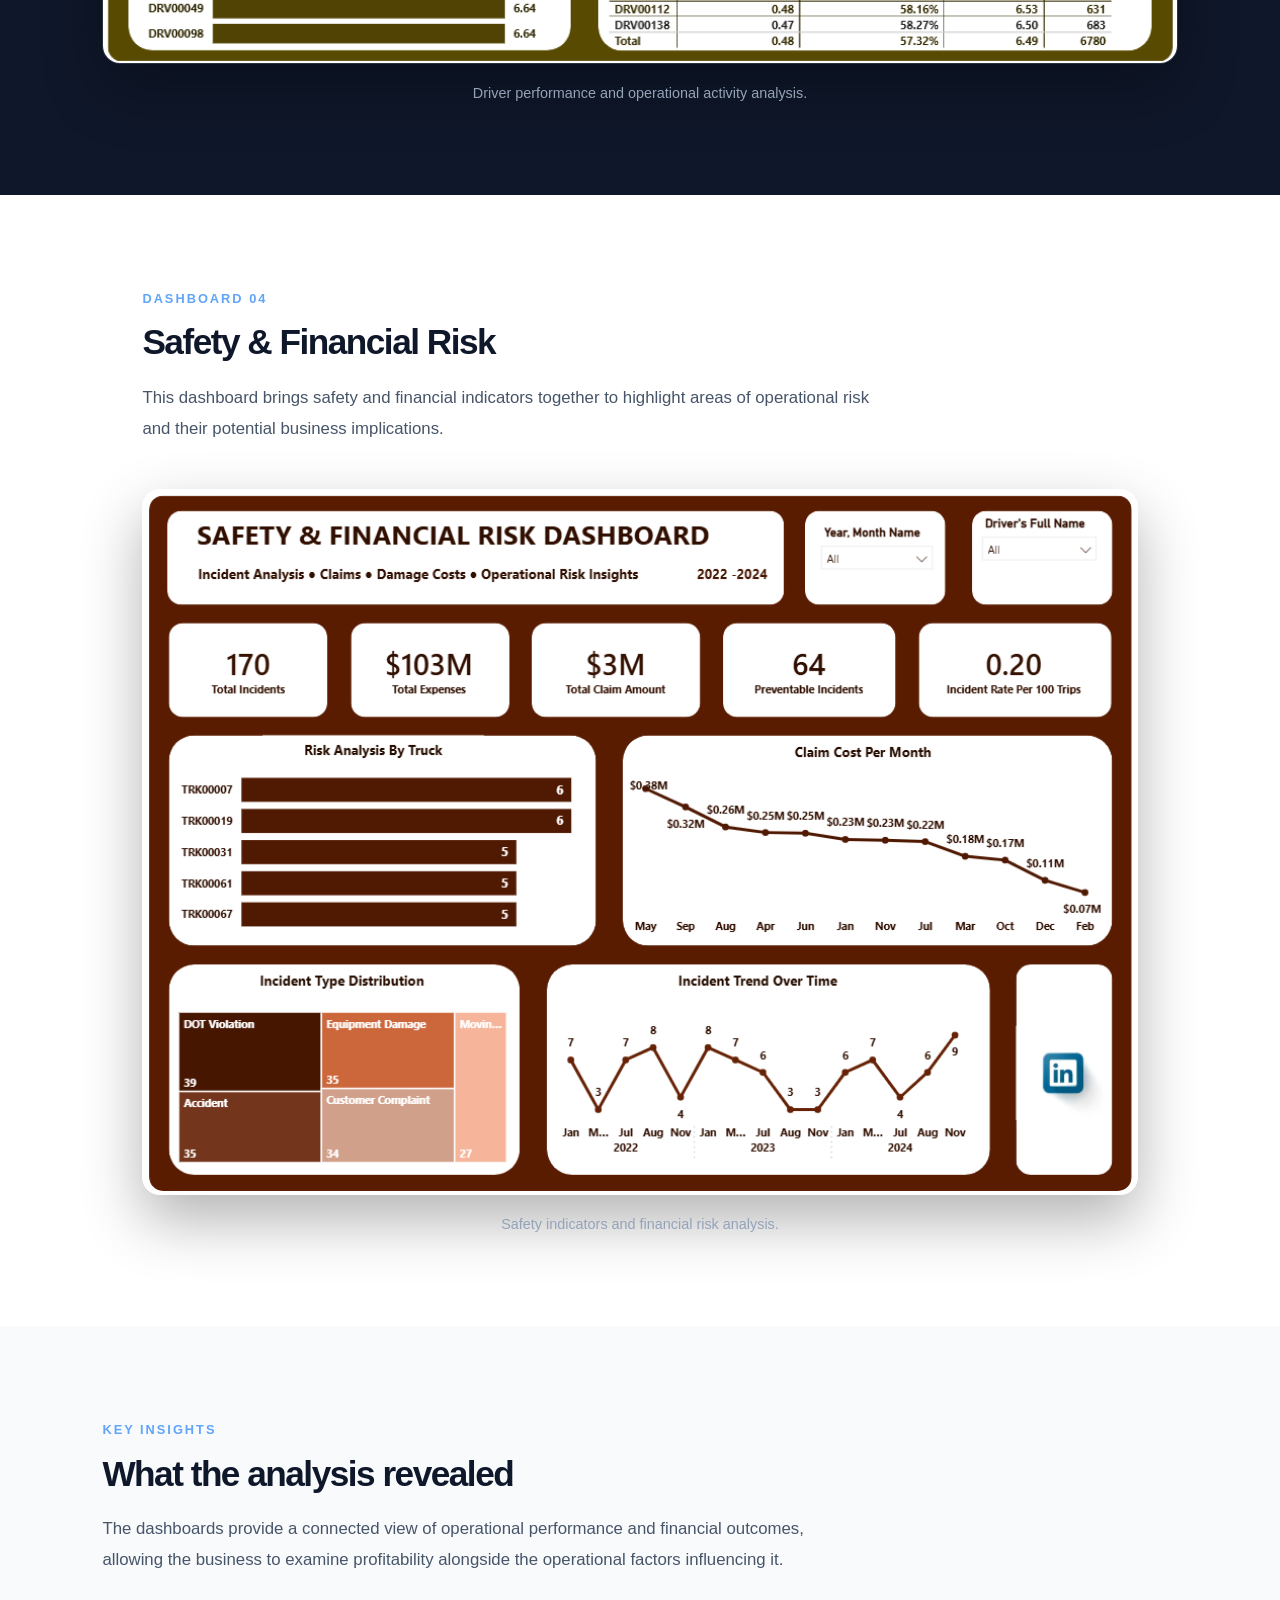
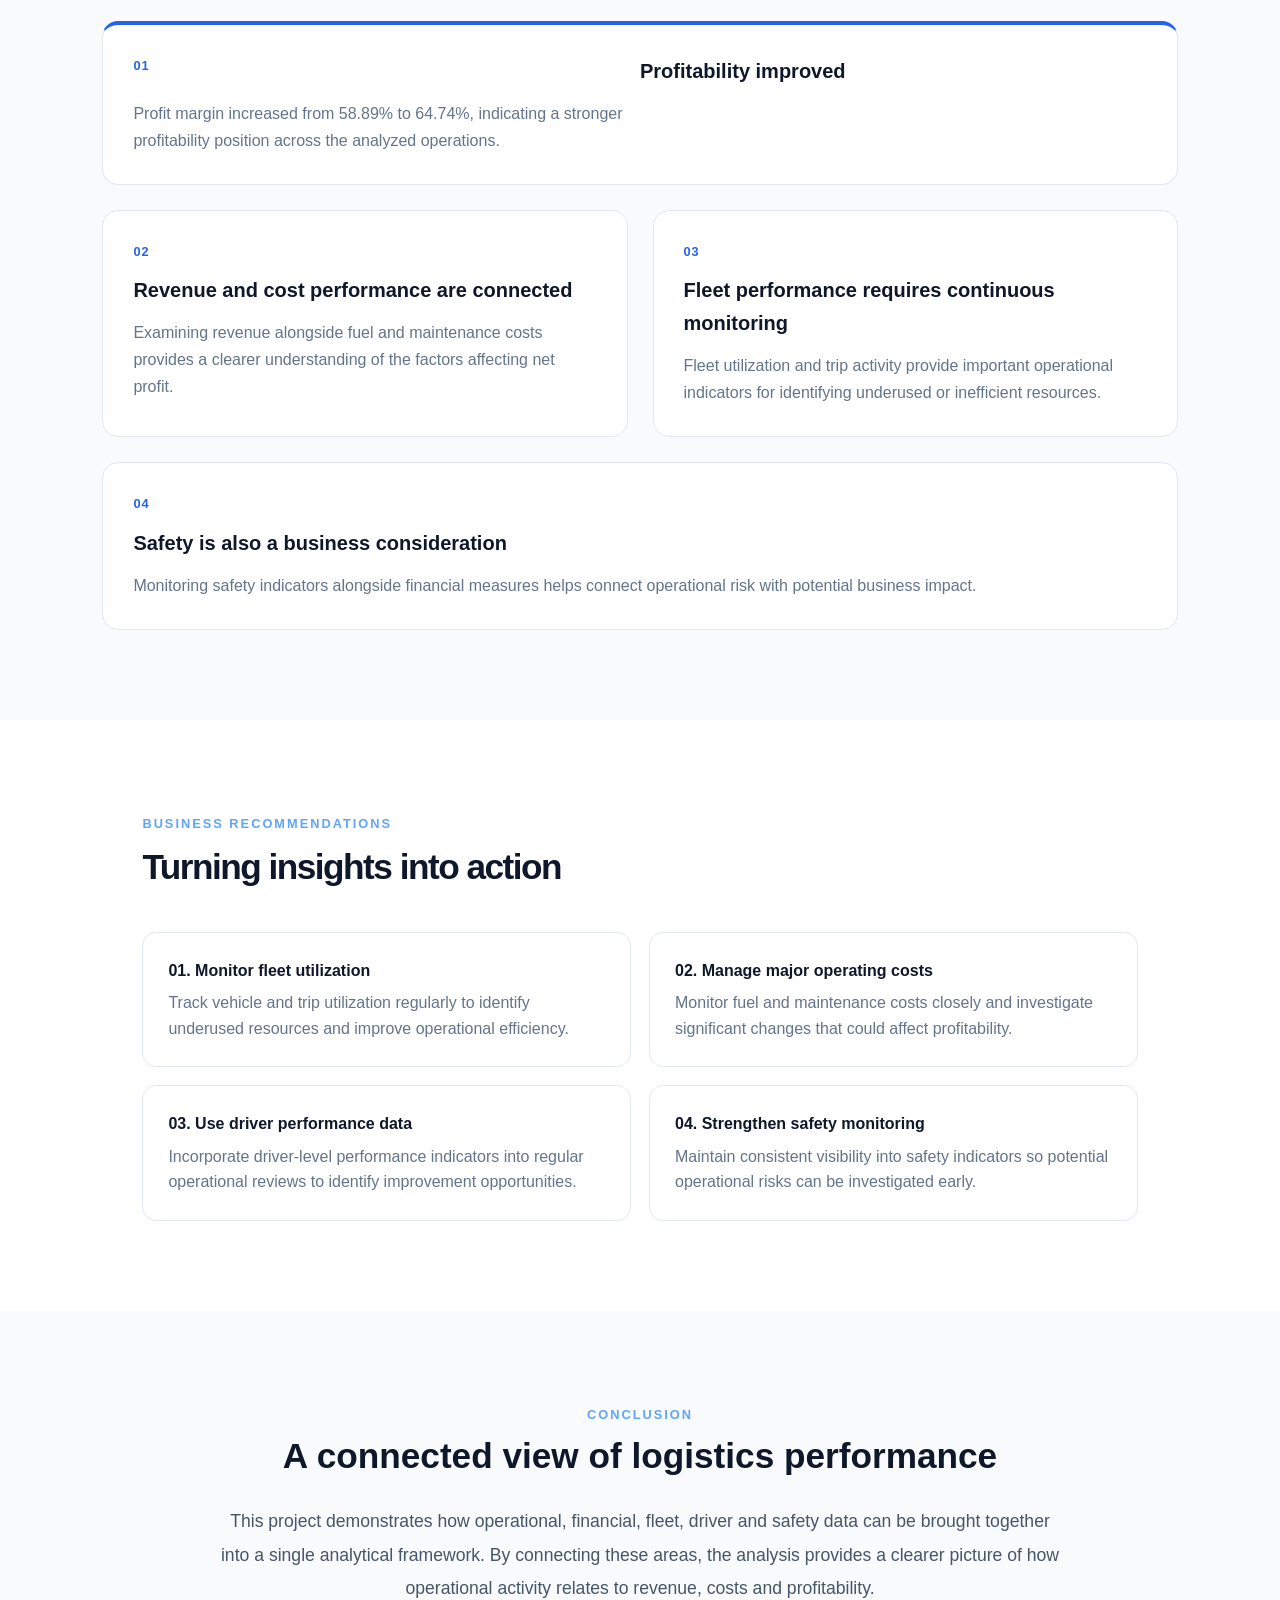
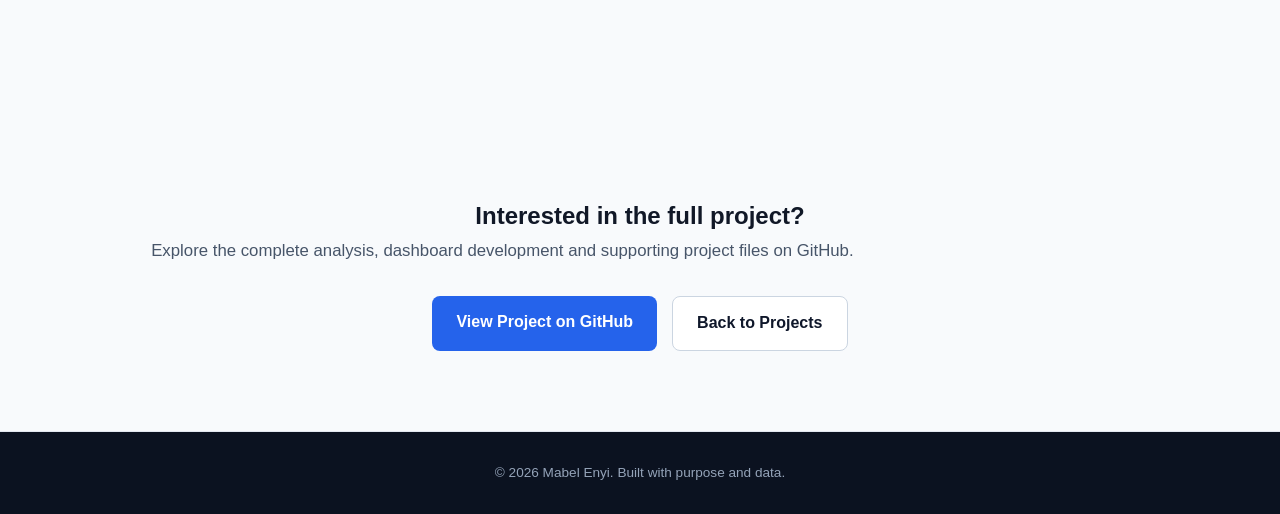
<file: projects/logistics.html>
<!DOCTYPE html>
<html lang="en">
<head>
    <meta charset="UTF-8">
    <meta name="viewport" content="width=device-width, initial-scale=1.0">

    <title>Logistics Operations Analytics | Mabel Enyi</title>

    <link rel="stylesheet" href="../styles.css">
</head>

<body>

    <!-- Navigation -->
    <nav class="navbar">
        <div class="nav-container">
            <a href="../index.html" class="logo">Mabel Enyi</a>

            <div class="nav-links">
                <a href="../index.html#about">About</a>
                <a href="../index.html#skills">Skills</a>
                <a href="../index.html#projects">Projects</a>
                <a href="../index.html#contact">Contact</a>
            </div>
        </div>
    </nav>


    <!-- Case Study Hero -->
    <section class="case-hero">
        <div class="case-hero-content">

            <span class="eyebrow">PROJECT CASE STUDY</span>

            <h1>Logistics Operations Analytics</h1>

            <p class="case-intro">
                An end-to-end logistics analytics project focused on operational
                performance, fleet utilization, driver performance, safety,
                revenue, costs, and profitability.
            </p>

            <div class="project-tags">
                <span>Power BI</span>
                <span>Excel</span>
                <span>Data Analysis</span>
                <span>Logistics Analytics</span>
            </div>

            <div class="case-stat">
                <strong>64.74%</strong>
                <span>Profit Margin after operational analysis</span>
            </div>

        </div>
    </section>


    <!-- Project Overview -->
    <section class="case-section">

        <div class="section-heading">
            <span class="eyebrow">PROJECT OVERVIEW</span>

            <h2>Understanding Logistics Performance Through Data</h2>

            <p class="case-text">
                This project analyzes logistics operations across revenue,
                operating costs, trips, fleet utilization, driver performance,
                safety, and profitability. The goal was to transform
                operational data into clear insights that can support
                better decision-making across the business.
            </p>
        </div>

        <div class="case-grid">

            <div class="info-card">
                <strong>14</strong>
                <span>Tables integrated into the analytical model</span>
            </div>

            <div class="info-card">
                <strong>4</strong>
                <span>Power BI dashboards developed</span>
            </div>

            <div class="info-card">
                <strong>58.89% → 64.74%</strong>
                <span>Profit margin observed across the analysis</span>
            </div>

            <div class="info-card">
                <strong>End-to-End</strong>
                <span>Analysis covering operations, finance and safety</span>
            </div>

        </div>

    </section>


    <!-- Business Problem -->
    <section class="case-section alt-section">

        <div class="section-heading">
            <span class="eyebrow">BUSINESS PROBLEM</span>

            <h2>What was the analysis designed to understand?</h2>

            <p class="case-text">
                Logistics operations generate large volumes of operational
                and financial data. Without a unified analytical view,
                it can be difficult to understand what is driving revenue,
                where costs are concentrated, how efficiently the fleet
                is being utilized, and where operational risks exist.
            </p>
        </div>

        <div class="question-grid">

            <div class="question-card">
                <h3>Operational Performance</h3>
                <p>
                    How efficiently are trips, vehicles and operational
                    resources being utilized?
                </p>
            </div>

            <div class="question-card">
                <h3>Driver Performance</h3>
                <p>
                    What patterns can be identified across driver activity,
                    performance and operational outcomes?
                </p>
            </div>

            <div class="question-card">
                <h3>Financial Performance</h3>
                <p>
                    How do revenue, fuel, maintenance and other costs
                    affect overall profitability?
                </p>
            </div>

            <div class="question-card">
                <h3>Safety & Risk</h3>
                <p>
                    Where are safety-related and financial risk patterns
                    visible in the operational data?
                </p>
            </div>

        </div>

    </section>


    <!-- Analytical Approach -->
    <section class="case-section">

        <div class="section-heading">
            <span class="eyebrow">ANALYTICAL APPROACH</span>

            <h2>From operational data to actionable insights</h2>

            <p class="case-text">
                The analysis combined multiple operational tables into a
                structured analytical model and created measures to evaluate
                revenue, operating costs, profitability and operational
                performance.
            </p>
        </div>

        <div class="workflow">

            <div class="workflow-step">
                <span>01</span>
                <h3>Data Preparation</h3>
                <p>
                    Reviewed and prepared the source data for analysis,
                    ensuring the required fields were structured consistently.
                </p>
            </div>

            <div class="workflow-step">
                <span>02</span>
                <h3>Data Modeling</h3>
                <p>
                    Organized the 14-table dataset into a structured
                    analytical model for reporting and analysis.
                </p>
            </div>

            <div class="workflow-step">
                <span>03</span>
                <h3>Metric Development</h3>
                <p>
                    Developed measures for revenue, operating costs,
                    net profit, profit margin and trip performance.
                </p>
            </div>

            <div class="workflow-step">
                <span>04</span>
                <h3>Dashboard Analysis</h3>
                <p>
                    Built interactive Power BI dashboards to examine
                    operational, driver, safety and financial performance.
                </p>
            </div>

        </div>

    </section>


    <!-- Executive Dashboard -->
    <section class="dashboard-section">

        <div class="section-heading">
            <span class="eyebrow">DASHBOARD 01</span>

            <h2>Executive Dashboard</h2>

            <p class="case-text">
                A high-level view of overall logistics performance,
                bringing together key operational and financial metrics
                for quick business monitoring.
            </p>
        </div>

        <div class="dashboard-frame">
            <img
                src="../Images/logistics-executive.png"
                alt="Logistics Executive Dashboard">
        </div>

        <p class="image-caption">
            Executive overview of logistics operations and financial performance.
        </p>

    </section>


    <!-- Fleet Dashboard -->
    <section class="case-section">

        <div class="section-heading">
            <span class="eyebrow">DASHBOARD 02</span>

            <h2>Fleet Utilization & Operations</h2>

            <p class="case-text">
                This dashboard examines fleet activity and operational
                performance to provide visibility into how vehicles and
                trips are being utilized.
            </p>
        </div>

        <div class="dashboard-frame">
            <img
                src="../Images/logistics-fleet.png"
                alt="Fleet Utilization and Operations Dashboard">
        </div>

        <p class="image-caption">
            Fleet utilization and operational performance analysis.
        </p>

    </section>


    <!-- Driver Dashboard -->
    <section class="dashboard-section">

        <div class="section-heading">
            <span class="eyebrow">DASHBOARD 03</span>

            <h2>Driver Performance Analytics</h2>

            <p class="case-text">
                A focused view of driver-related performance, helping
                identify operational patterns and areas that may require
                further attention.
            </p>
        </div>

        <div class="dashboard-frame">
            <img
                src="../Images/logistics-driver.png"
                alt="Driver Performance Analytics Dashboard">
        </div>

        <p class="image-caption">
            Driver performance and operational activity analysis.
        </p>

    </section>


    <!-- Safety Dashboard -->
    <section class="case-section">

        <div class="section-heading">
            <span class="eyebrow">DASHBOARD 04</span>

            <h2>Safety & Financial Risk</h2>

            <p class="case-text">
                This dashboard brings safety and financial indicators
                together to highlight areas of operational risk and
                their potential business implications.
            </p>
        </div>

        <div class="dashboard-frame">
            <img
                src="../Images/logistics-safety.png"
                alt="Safety and Financial Risk Dashboard">
        </div>

        <p class="image-caption">
            Safety indicators and financial risk analysis.
        </p>

    </section>


    <!-- Key Insights -->
    <section class="case-section alt-section">

        <div class="section-heading">
            <span class="eyebrow">KEY INSIGHTS</span>

            <h2>What the analysis revealed</h2>

            <p class="case-text">
                The dashboards provide a connected view of operational
                performance and financial outcomes, allowing the business
                to examine profitability alongside the operational factors
                influencing it.
            </p>
        </div>

        <div class="insight-grid">

            <div class="insight-card featured">
                <div class="insight-number">01</div>
                <h3>Profitability improved</h3>
                <p>
                    Profit margin increased from 58.89% to 64.74%,
                    indicating a stronger profitability position across
                    the analyzed operations.
                </p>
            </div>

            <div class="insight-card">
                <div class="insight-number">02</div>
                <h3>Revenue and cost performance are connected</h3>
                <p>
                    Examining revenue alongside fuel and maintenance
                    costs provides a clearer understanding of the factors
                    affecting net profit.
                </p>
            </div>

            <div class="insight-card">
                <div class="insight-number">03</div>
                <h3>Fleet performance requires continuous monitoring</h3>
                <p>
                    Fleet utilization and trip activity provide important
                    operational indicators for identifying underused or
                    inefficient resources.
                </p>
            </div>

            <div class="insight-card">
                <div class="insight-number">04</div>
                <h3>Safety is also a business consideration</h3>
                <p>
                    Monitoring safety indicators alongside financial
                    measures helps connect operational risk with potential
                    business impact.
                </p>
            </div>

        </div>

    </section>


    <!-- Recommendations -->
    <section class="case-section">

        <div class="section-heading">
            <span class="eyebrow">BUSINESS RECOMMENDATIONS</span>

            <h2>Turning insights into action</h2>
        </div>

        <div class="recommendations">

            <div class="recommendation">
                <div>
                    <strong>01. Monitor fleet utilization</strong>
                    <p>
                        Track vehicle and trip utilization regularly to
                        identify underused resources and improve operational
                        efficiency.
                    </p>
                </div>
            </div>

            <div class="recommendation">
                <div>
                    <strong>02. Manage major operating costs</strong>
                    <p>
                        Monitor fuel and maintenance costs closely and
                        investigate significant changes that could affect
                        profitability.
                    </p>
                </div>
            </div>

            <div class="recommendation">
                <div>
                    <strong>03. Use driver performance data</strong>
                    <p>
                        Incorporate driver-level performance indicators into
                        regular operational reviews to identify improvement
                        opportunities.
                    </p>
                </div>
            </div>

            <div class="recommendation">
                <div>
                    <strong>04. Strengthen safety monitoring</strong>
                    <p>
                        Maintain consistent visibility into safety indicators
                        so potential operational risks can be investigated
                        early.
                    </p>
                </div>
            </div>

        </div>

    </section>


    <!-- Conclusion -->
    <section class="case-section alt-section">

        <div class="conclusion">

            <span class="eyebrow">CONCLUSION</span>

            <h2>A connected view of logistics performance</h2>

            <p>
                This project demonstrates how operational, financial,
                fleet, driver and safety data can be brought together
                into a single analytical framework. By connecting these
                areas, the analysis provides a clearer picture of how
                operational activity relates to revenue, costs and
                profitability.
            </p>

        </div>

    </section>


    <!-- Project Links -->
    <section class="project-links-section">

        <h2>Interested in the full project?</h2>

        <p class="case-text">
            Explore the complete analysis, dashboard development and
            supporting project files on GitHub.
        </p>

        <div class="project-buttons">

            <a
            
    href="https://github.com/Bella-cheche/Logistics-Operations-Analytics"
    class="primary-button"
    target="_blank"
    rel="noopener noreferrer">
    View Project on GitHub
</a>
                
        
            

            <a
                href="../index.html#projects"
                class="secondary-button">
                Back to Projects
            </a>

        </div>

    </section>


    <!-- Footer -->
    <footer class="footer">
        <p>© 2026 Mabel Enyi. Built with purpose and data.</p>
    </footer>

</body>
</html>
</file>
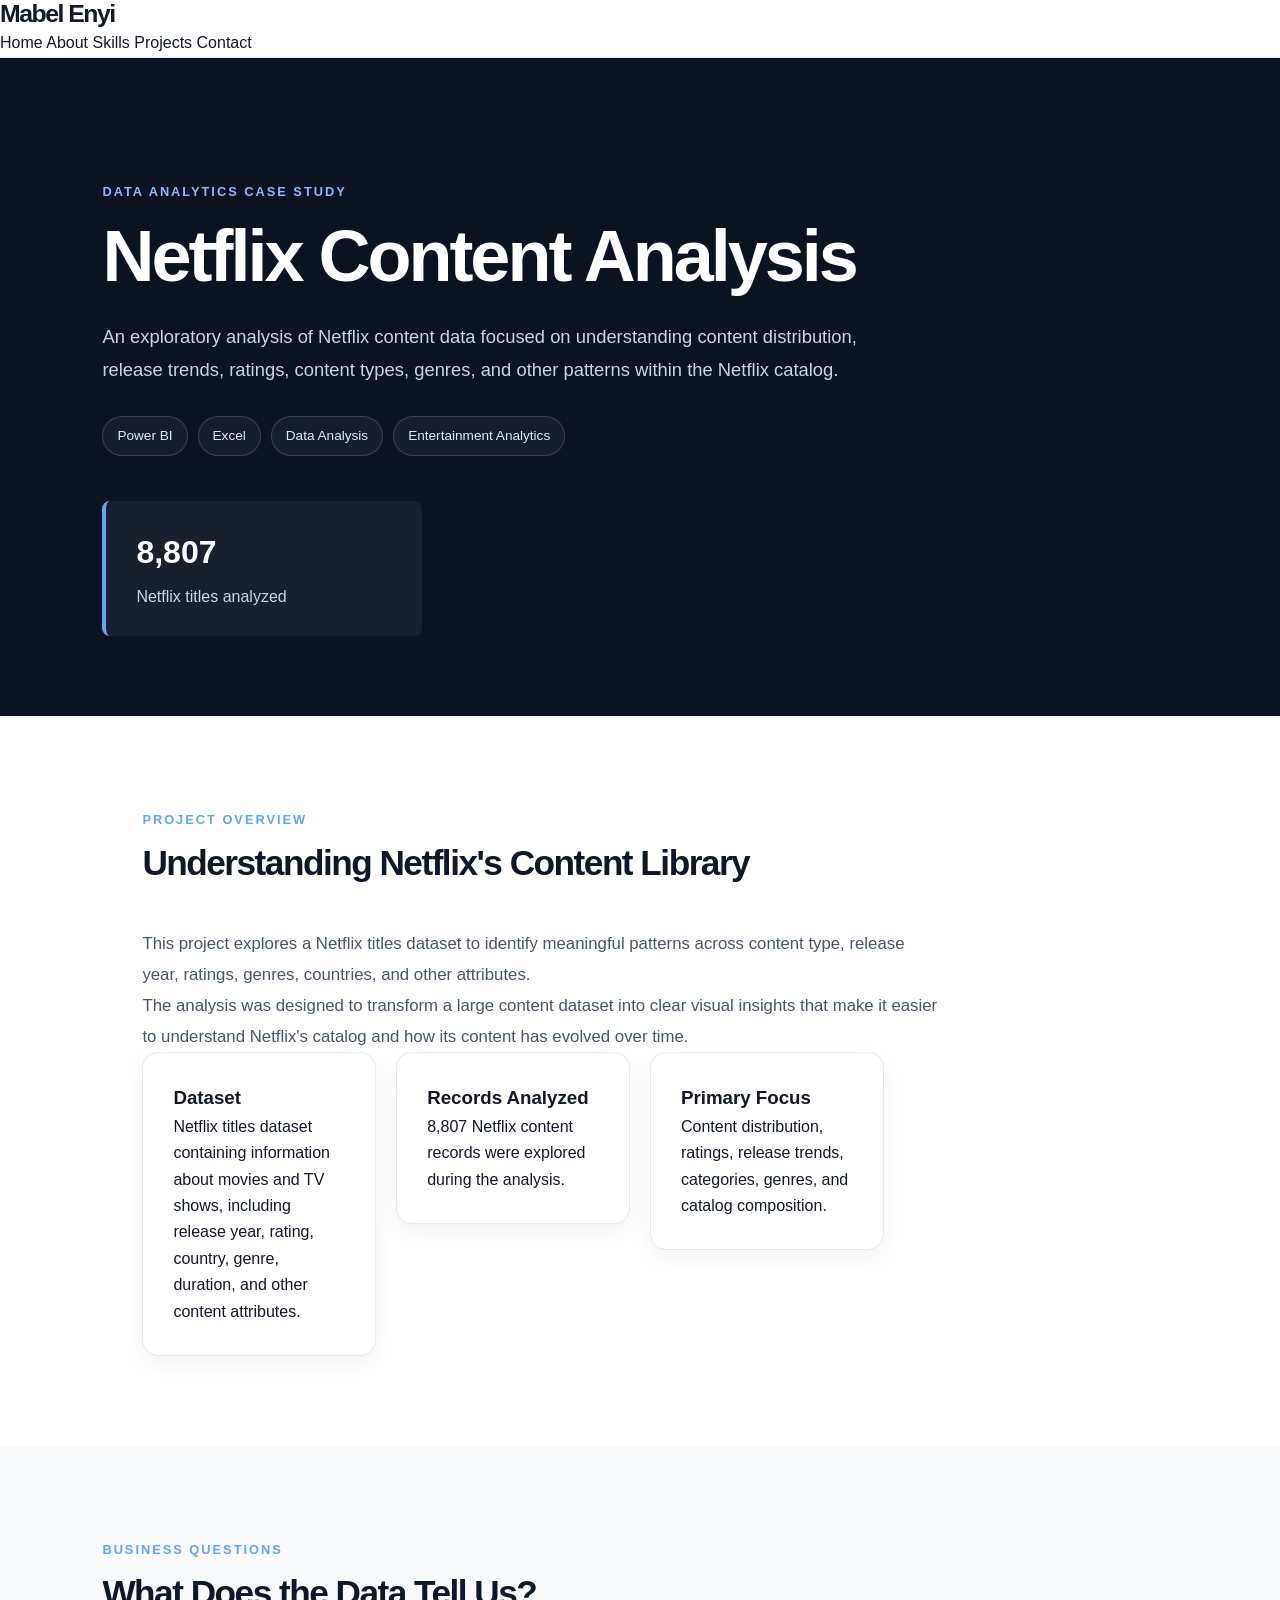
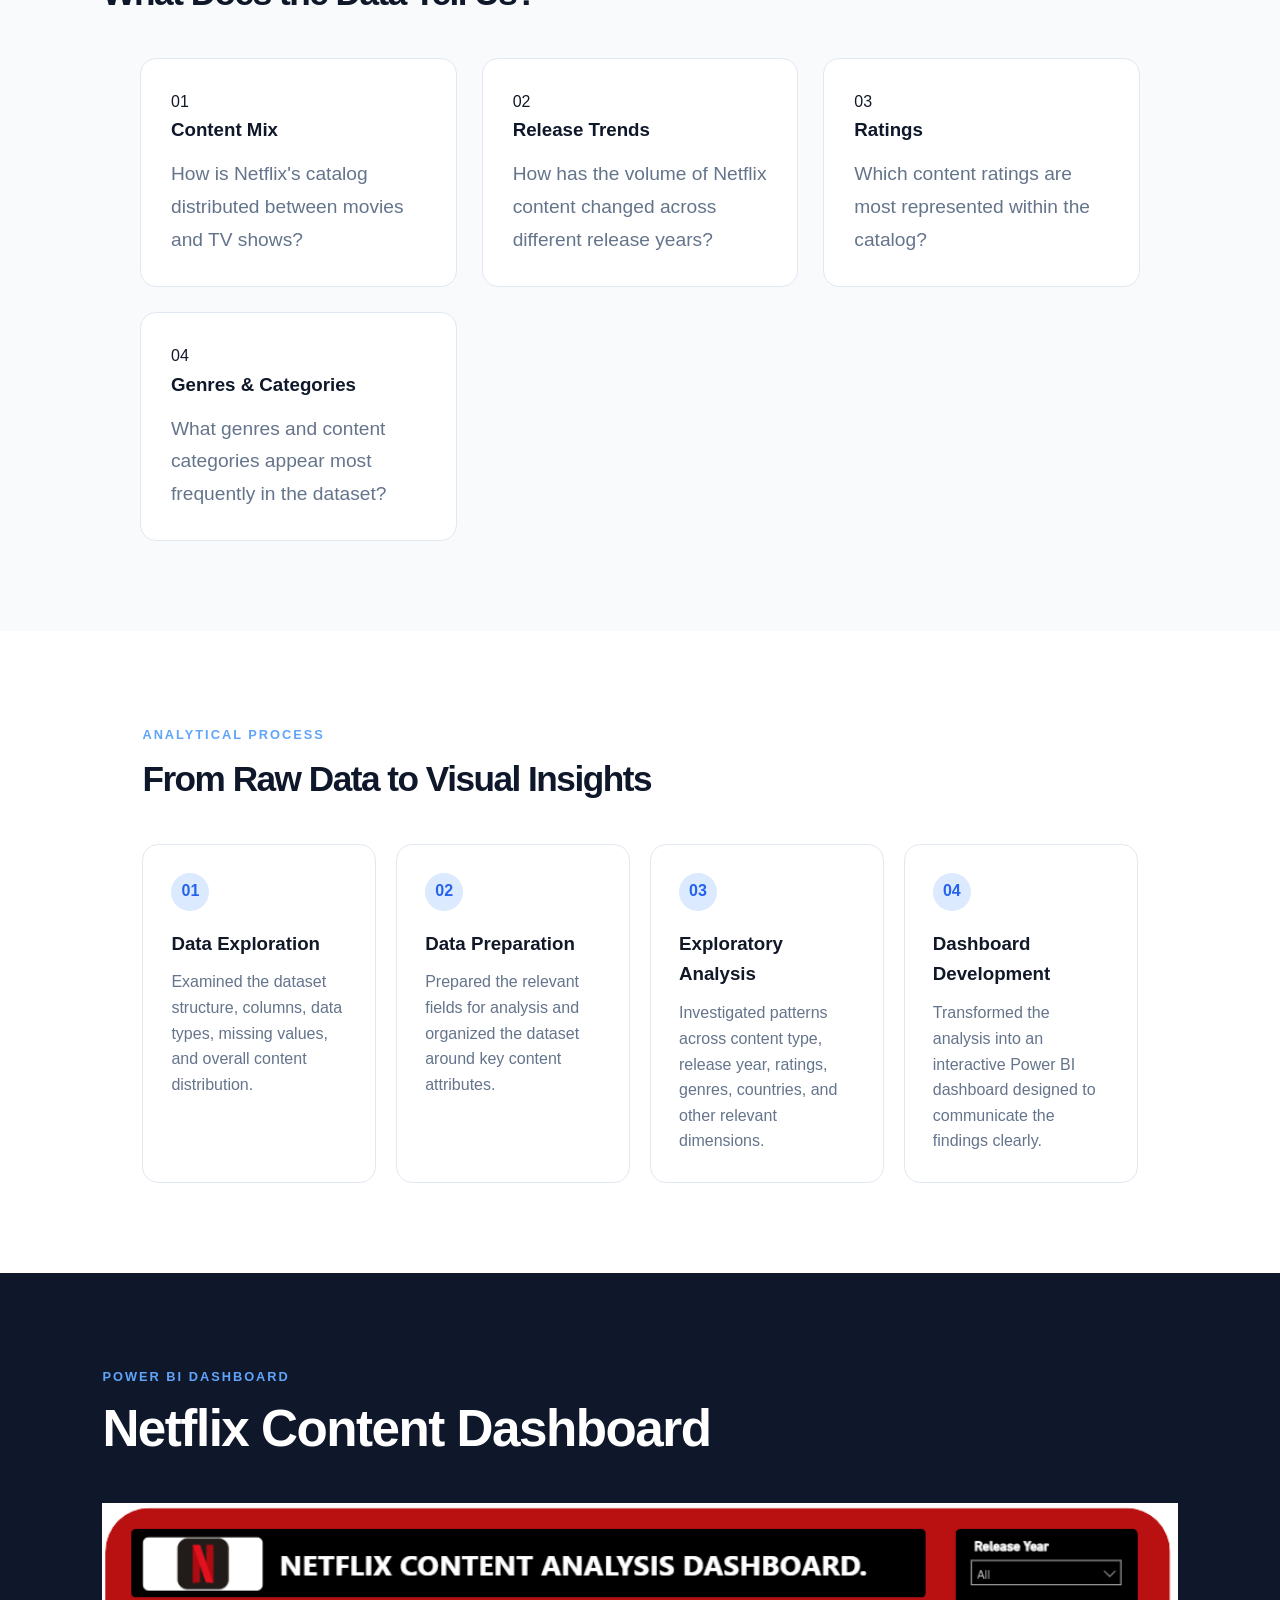
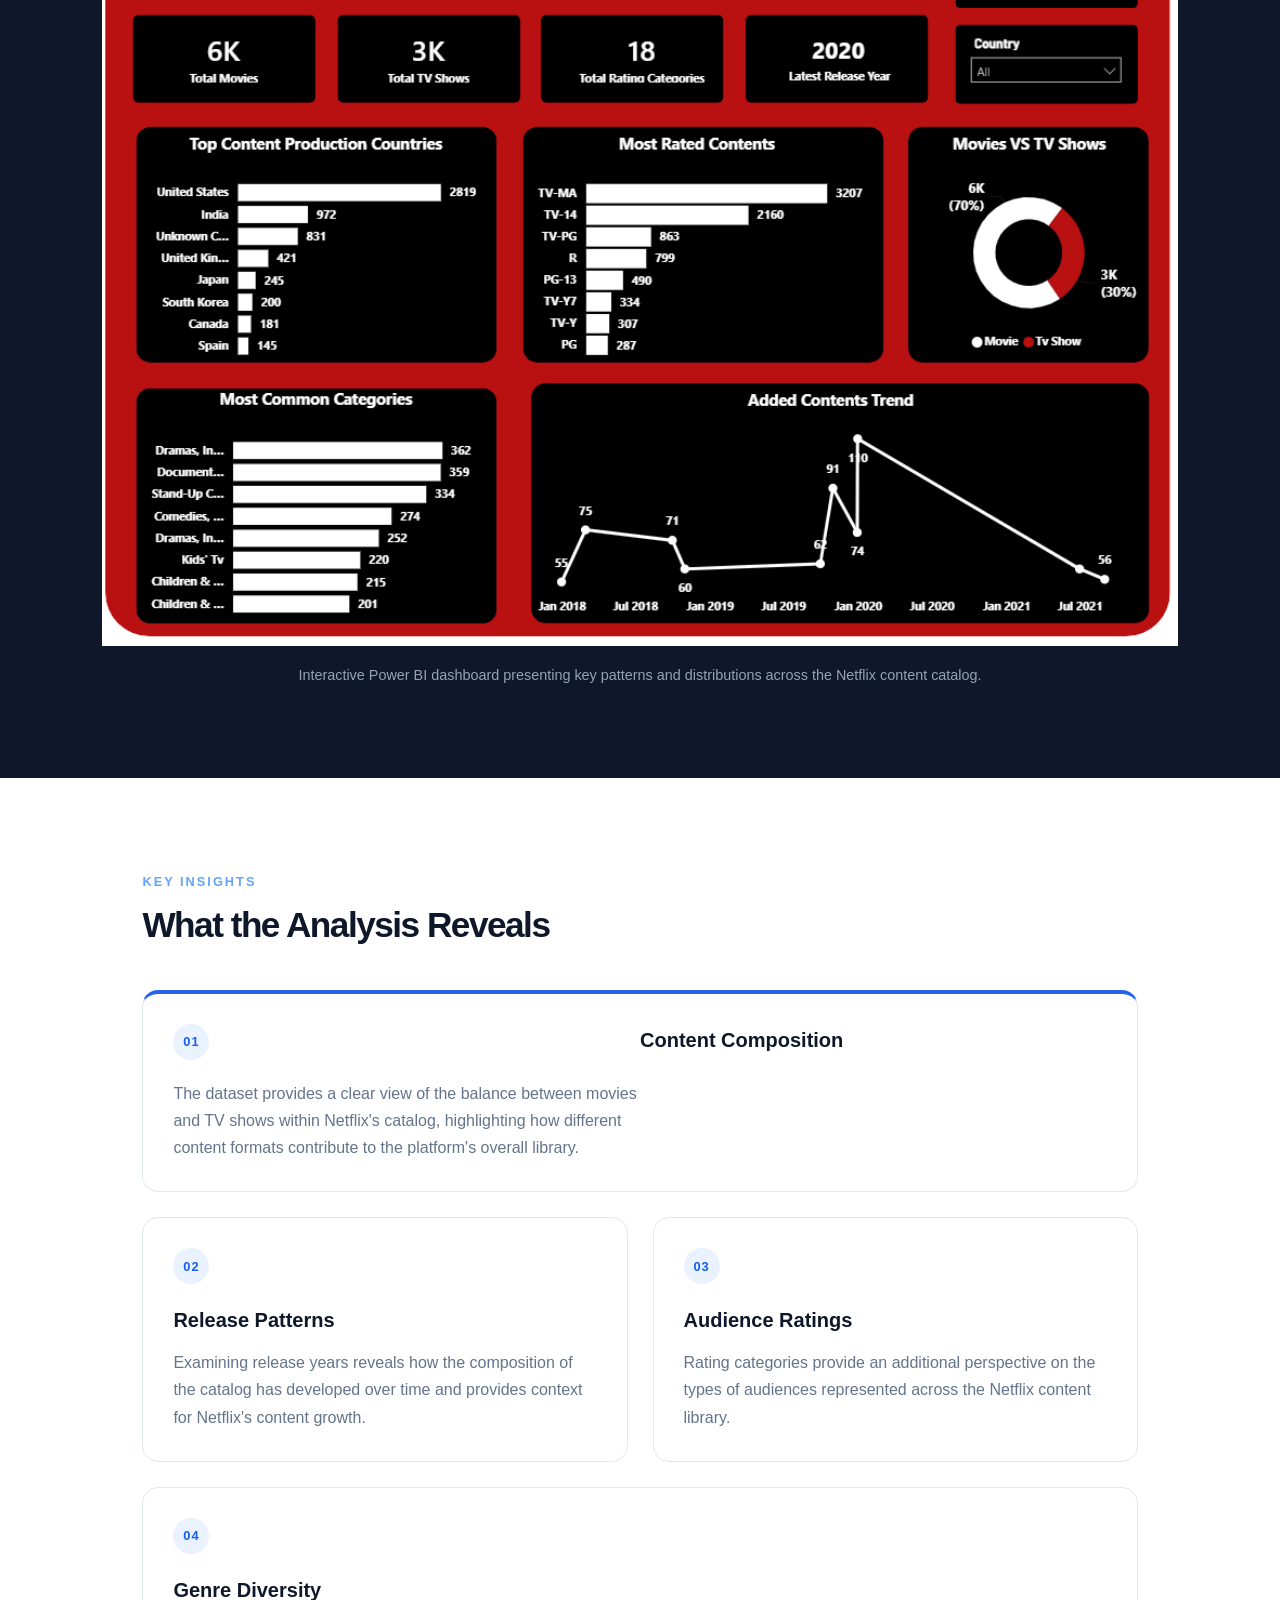
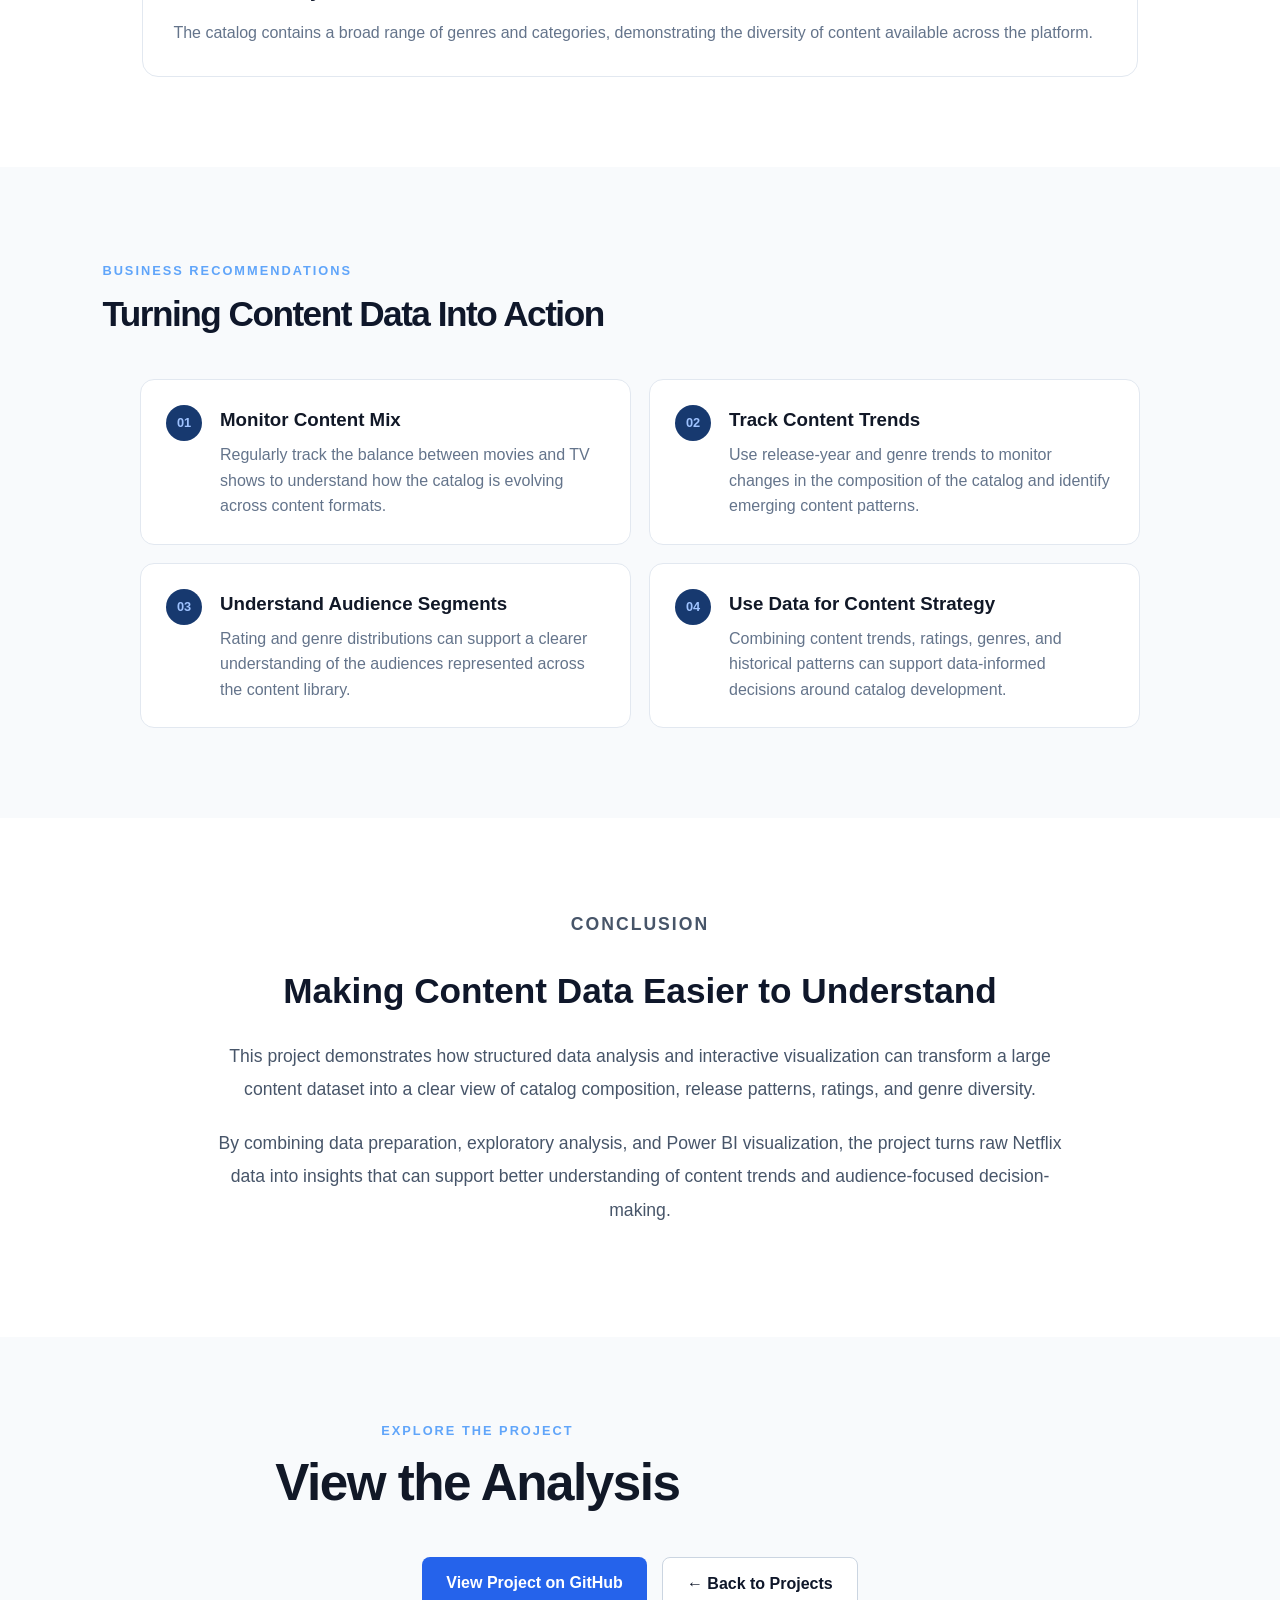
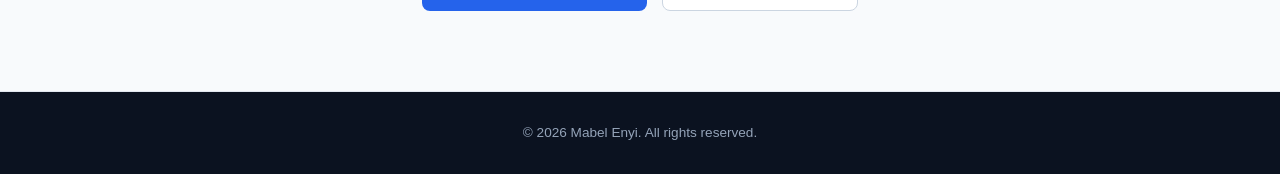
<file: projects/netflix.html>
<!DOCTYPE html>
<html lang="en">
<head>
    <meta charset="UTF-8">
    <meta name="viewport" content="width=device-width, initial-scale=1.0">

    <title>Netflix Content Analysis | Mabel Enyi</title>

    <link rel="stylesheet" href="../styles.css">
</head>

<body>

    <!-- Navigation -->
    <header class="navbar">
        <div class="nav-container">
            <a href="../index.html" class="logo">Mabel Enyi</a>

            <nav>
                <a href="../index.html">Home</a>
                <a href="../index.html#about">About</a>
                <a href="../index.html#skills">Skills</a>
                <a href="../index.html#projects">Projects</a>
                <a href="../index.html#contact">Contact</a>
            </nav>
        </div>
    </header>


    <!-- Case Study Hero -->
    <section class="case-hero">
        <div class="case-hero-content">

            <p class="eyebrow">DATA ANALYTICS CASE STUDY</p>

            <h1>Netflix Content Analysis</h1>

            <p class="case-intro">
                An exploratory analysis of Netflix content data focused on
                understanding content distribution, release trends, ratings,
                content types, genres, and other patterns within the Netflix
                catalog.
            </p>

            <div class="project-tags">
                <span>Power BI</span>
                <span>Excel</span>
                <span>Data Analysis</span>
                <span>Entertainment Analytics</span>
            </div>

            <div class="case-stat">
                <strong>8,807</strong>
                <span>Netflix titles analyzed</span>
            </div>

        </div>
    </section>


    <!-- Project Overview -->
    <section class="case-section">
        <div class="section-heading">
            <p class="eyebrow">PROJECT OVERVIEW</p>
            <h2>Understanding Netflix's Content Library</h2>
        </div>

        <p class="case-text large-text">
            This project explores a Netflix titles dataset to identify
            meaningful patterns across content type, release year, ratings,
            genres, countries, and other attributes.
        </p>

        <p class="case-text">
            The analysis was designed to transform a large content dataset
            into clear visual insights that make it easier to understand
            Netflix's catalog and how its content has evolved over time.
        </p>

        <div class="case-grid">

            <div class="info-card">
                <h3>Dataset</h3>
                <p>
                    Netflix titles dataset containing information about
                    movies and TV shows, including release year, rating,
                    country, genre, duration, and other content attributes.
                </p>
            </div>

            <div class="info-card">
                <h3>Records Analyzed</h3>
                <p>
                    8,807 Netflix content records were explored during the
                    analysis.
                </p>
            </div>

            <div class="info-card">
                <h3>Primary Focus</h3>
                <p>
                    Content distribution, ratings, release trends,
                    categories, genres, and catalog composition.
                </p>
            </div>

        </div>
    </section>


    <!-- Business Questions -->
    <section class="case-section alt-section">

        <div class="section-heading">
            <p class="eyebrow">BUSINESS QUESTIONS</p>
            <h2>What Does the Data Tell Us?</h2>
        </div>

        <div class="question-grid">

            <div class="question-card">
                <span>01</span>
                <h3>Content Mix</h3>
                <p>
                    How is Netflix's catalog distributed between movies
                    and TV shows?
                </p>
            </div>

            <div class="question-card">
                <span>02</span>
                <h3>Release Trends</h3>
                <p>
                    How has the volume of Netflix content changed across
                    different release years?
                </p>
            </div>

            <div class="question-card">
                <span>03</span>
                <h3>Ratings</h3>
                <p>
                    Which content ratings are most represented within
                    the catalog?
                </p>
            </div>

            <div class="question-card">
                <span>04</span>
                <h3>Genres & Categories</h3>
                <p>
                    What genres and content categories appear most
                    frequently in the dataset?
                </p>
            </div>

        </div>

    </section>


    <!-- Analytical Workflow -->
    <section class="case-section">

        <div class="section-heading">
            <p class="eyebrow">ANALYTICAL PROCESS</p>
            <h2>From Raw Data to Visual Insights</h2>
        </div>

        <div class="workflow">

            <div class="workflow-step">
                <span>01</span>

                <div>
                    <h3>Data Exploration</h3>
                    <p>
                        Examined the dataset structure, columns, data types,
                        missing values, and overall content distribution.
                    </p>
                </div>
            </div>


            <div class="workflow-step">
                <span>02</span>

                <div>
                    <h3>Data Preparation</h3>
                    <p>
                        Prepared the relevant fields for analysis and
                        organized the dataset around key content attributes.
                    </p>
                </div>
            </div>


            <div class="workflow-step">
                <span>03</span>

                <div>
                    <h3>Exploratory Analysis</h3>
                    <p>
                        Investigated patterns across content type, release
                        year, ratings, genres, countries, and other relevant
                        dimensions.
                    </p>
                </div>
            </div>


            <div class="workflow-step">
                <span>04</span>

                <div>
                    <h3>Dashboard Development</h3>
                    <p>
                        Transformed the analysis into an interactive Power BI
                        dashboard designed to communicate the findings clearly.
                    </p>
                </div>
            </div>

        </div>

    </section>


    <!-- Dashboard -->
    <section class="dashboard-section">

        <div class="section-heading">
            <p class="eyebrow">POWER BI DASHBOARD</p>
            <h2>Netflix Content Dashboard</h2>
        </div>

        <img src="../Images/netflix-dashboard.png"
     alt="Netflix Content Analysis Power BI Dashboard"
     style="display:block; width:100%; height:auto;">

        <p class="image-caption">
            Interactive Power BI dashboard presenting key patterns and
            distributions across the Netflix content catalog.
        </p>

    </section>


    <!-- Key Insights -->
    <section class="case-section">

        <div class="section-heading">
            <p class="eyebrow">KEY INSIGHTS</p>
            <h2>What the Analysis Reveals</h2>
        </div>

        <div class="insight-grid">

            <div class="insight-card featured">
                <span class="insight-number">01</span>

                <h3>Content Composition</h3>

                <p>
                    The dataset provides a clear view of the balance between
                    movies and TV shows within Netflix's catalog, highlighting
                    how different content formats contribute to the platform's
                    overall library.
                </p>
            </div>


            <div class="insight-card">
                <span class="insight-number">02</span>

                <h3>Release Patterns</h3>

                <p>
                    Examining release years reveals how the composition of the
                    catalog has developed over time and provides context for
                    Netflix's content growth.
                </p>
            </div>


            <div class="insight-card">
                <span class="insight-number">03</span>

                <h3>Audience Ratings</h3>

                <p>
                    Rating categories provide an additional perspective on
                    the types of audiences represented across the Netflix
                    content library.
                </p>
            </div>


            <div class="insight-card">
                <span class="insight-number">04</span>

                <h3>Genre Diversity</h3>

                <p>
                    The catalog contains a broad range of genres and
                    categories, demonstrating the diversity of content
                    available across the platform.
                </p>
            </div>

        </div>

    </section>


    <!-- Business Recommendations -->
    <section class="case-section alt-section">

        <div class="section-heading">
            <p class="eyebrow">BUSINESS RECOMMENDATIONS</p>
            <h2>Turning Content Data Into Action</h2>
        </div>

        <div class="recommendations">

            <div class="recommendation">
                <span>01</span>

                <div>
                    <h3>Monitor Content Mix</h3>

                    <p>
                        Regularly track the balance between movies and TV
                        shows to understand how the catalog is evolving
                        across content formats.
                    </p>
                </div>
            </div>


            <div class="recommendation">
                <span>02</span>

                <div>
                    <h3>Track Content Trends</h3>

                    <p>
                        Use release-year and genre trends to monitor changes
                        in the composition of the catalog and identify
                        emerging content patterns.
                    </p>
                </div>
            </div>


            <div class="recommendation">
                <span>03</span>

                <div>
                    <h3>Understand Audience Segments</h3>

                    <p>
                        Rating and genre distributions can support a clearer
                        understanding of the audiences represented across
                        the content library.
                    </p>
                </div>
            </div>


            <div class="recommendation">
                <span>04</span>

                <div>
                    <h3>Use Data for Content Strategy</h3>

                    <p>
                        Combining content trends, ratings, genres, and
                        historical patterns can support data-informed
                        decisions around catalog development.
                    </p>
                </div>
            </div>

        </div>

    </section>


    <!-- Conclusion -->
    <section class="case-section">

        <div class="conclusion">

            <p class="eyebrow">CONCLUSION</p>

            <h2>Making Content Data Easier to Understand</h2>

            <p>
                This project demonstrates how structured data analysis and
                interactive visualization can transform a large content
                dataset into a clear view of catalog composition, release
                patterns, ratings, and genre diversity.
            </p>

            <p>
                By combining data preparation, exploratory analysis, and
                Power BI visualization, the project turns raw Netflix data
                into insights that can support better understanding of
                content trends and audience-focused decision-making.
            </p>

        </div>

    </section>


    <!-- Project Links -->
    <section class="project-links-section">

        <div class="section-heading">
            <p class="eyebrow">EXPLORE THE PROJECT</p>
            <h2>View the Analysis</h2>
        </div>

        <div class="project-buttons">

           <a
    href="https://github.com/Bella-cheche/Netflix-Content-Analysis.git"
    class="primary-button"
    target="_blank"
    rel="noopener noreferrer">
    View Project on GitHub
</a>
            
               <a
                href="../index.html#projects"
                class="secondary-button">
                ← Back to Projects
            </a>

        </div>

    </section>


    <!-- Footer -->
    <footer class="footer">
        <p>© 2026 Mabel Enyi. All rights reserved.</p>
    </footer>


</body>
</html>
</file>
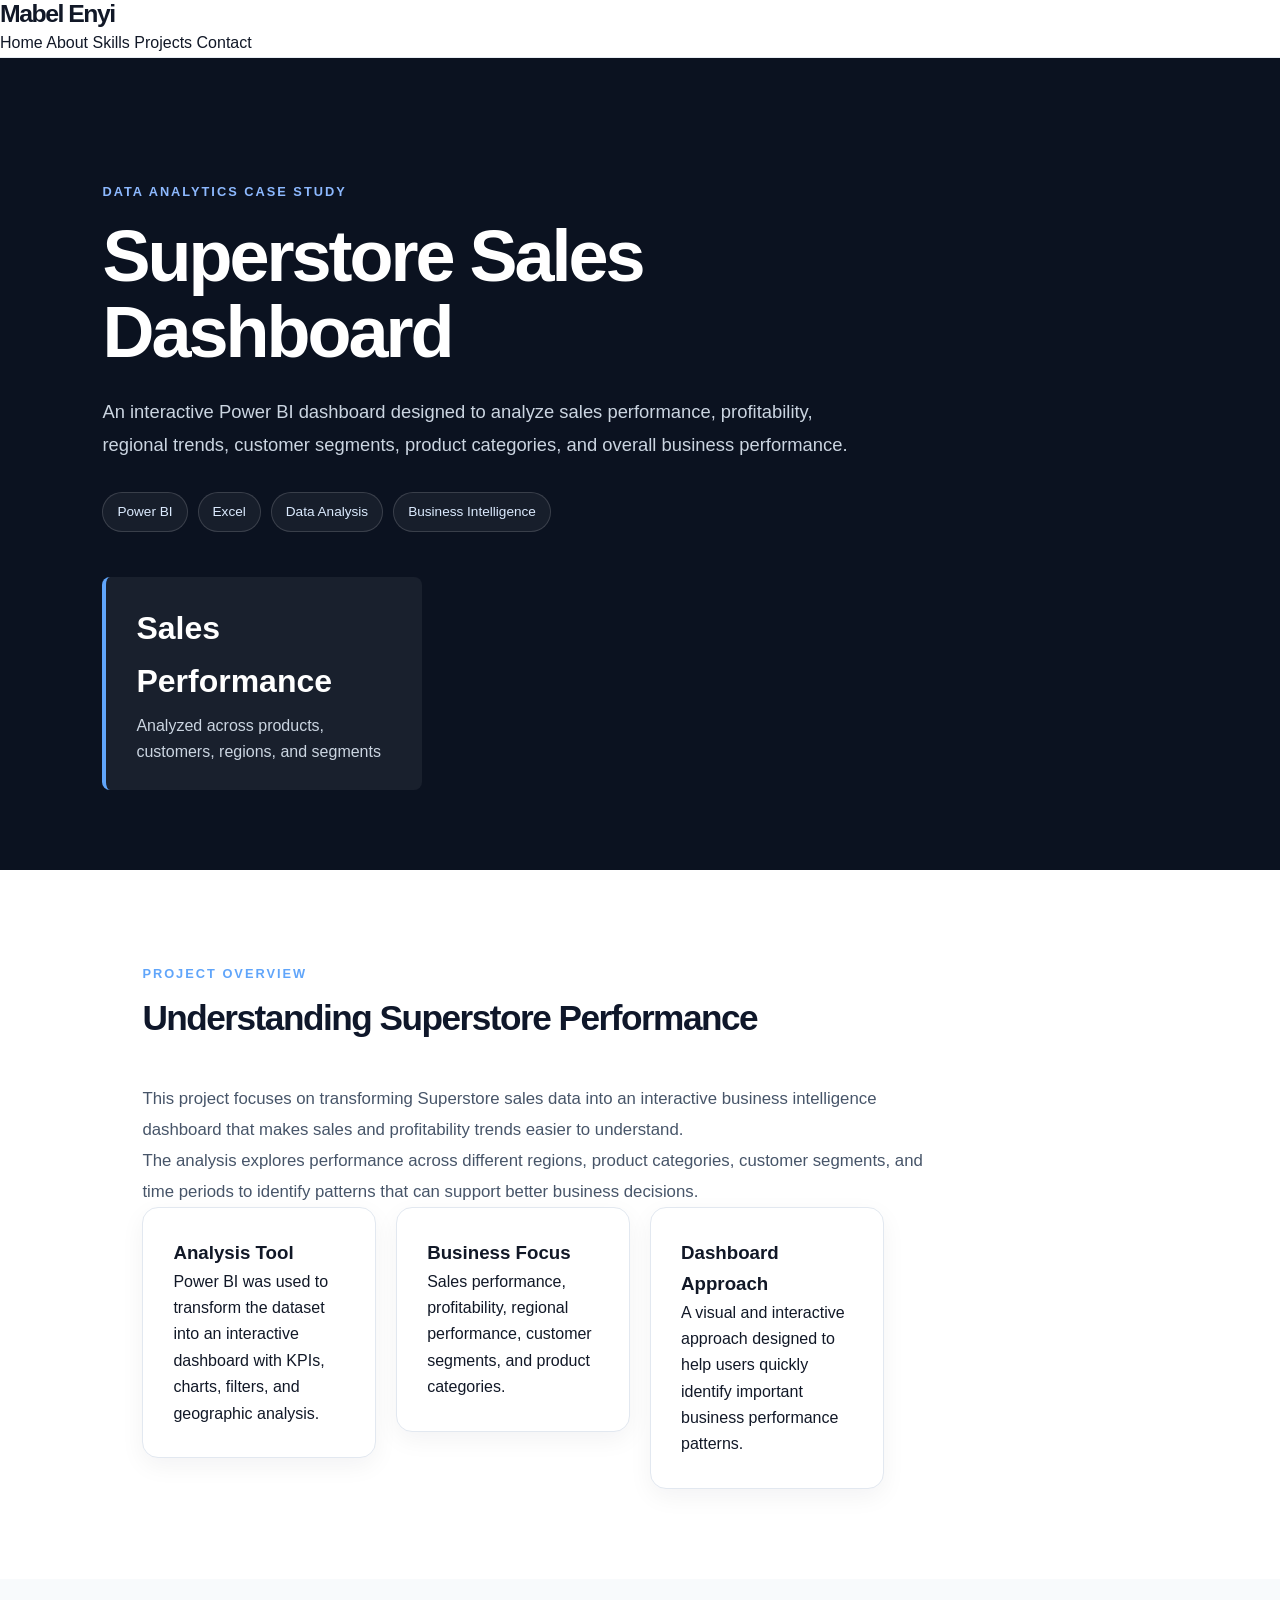
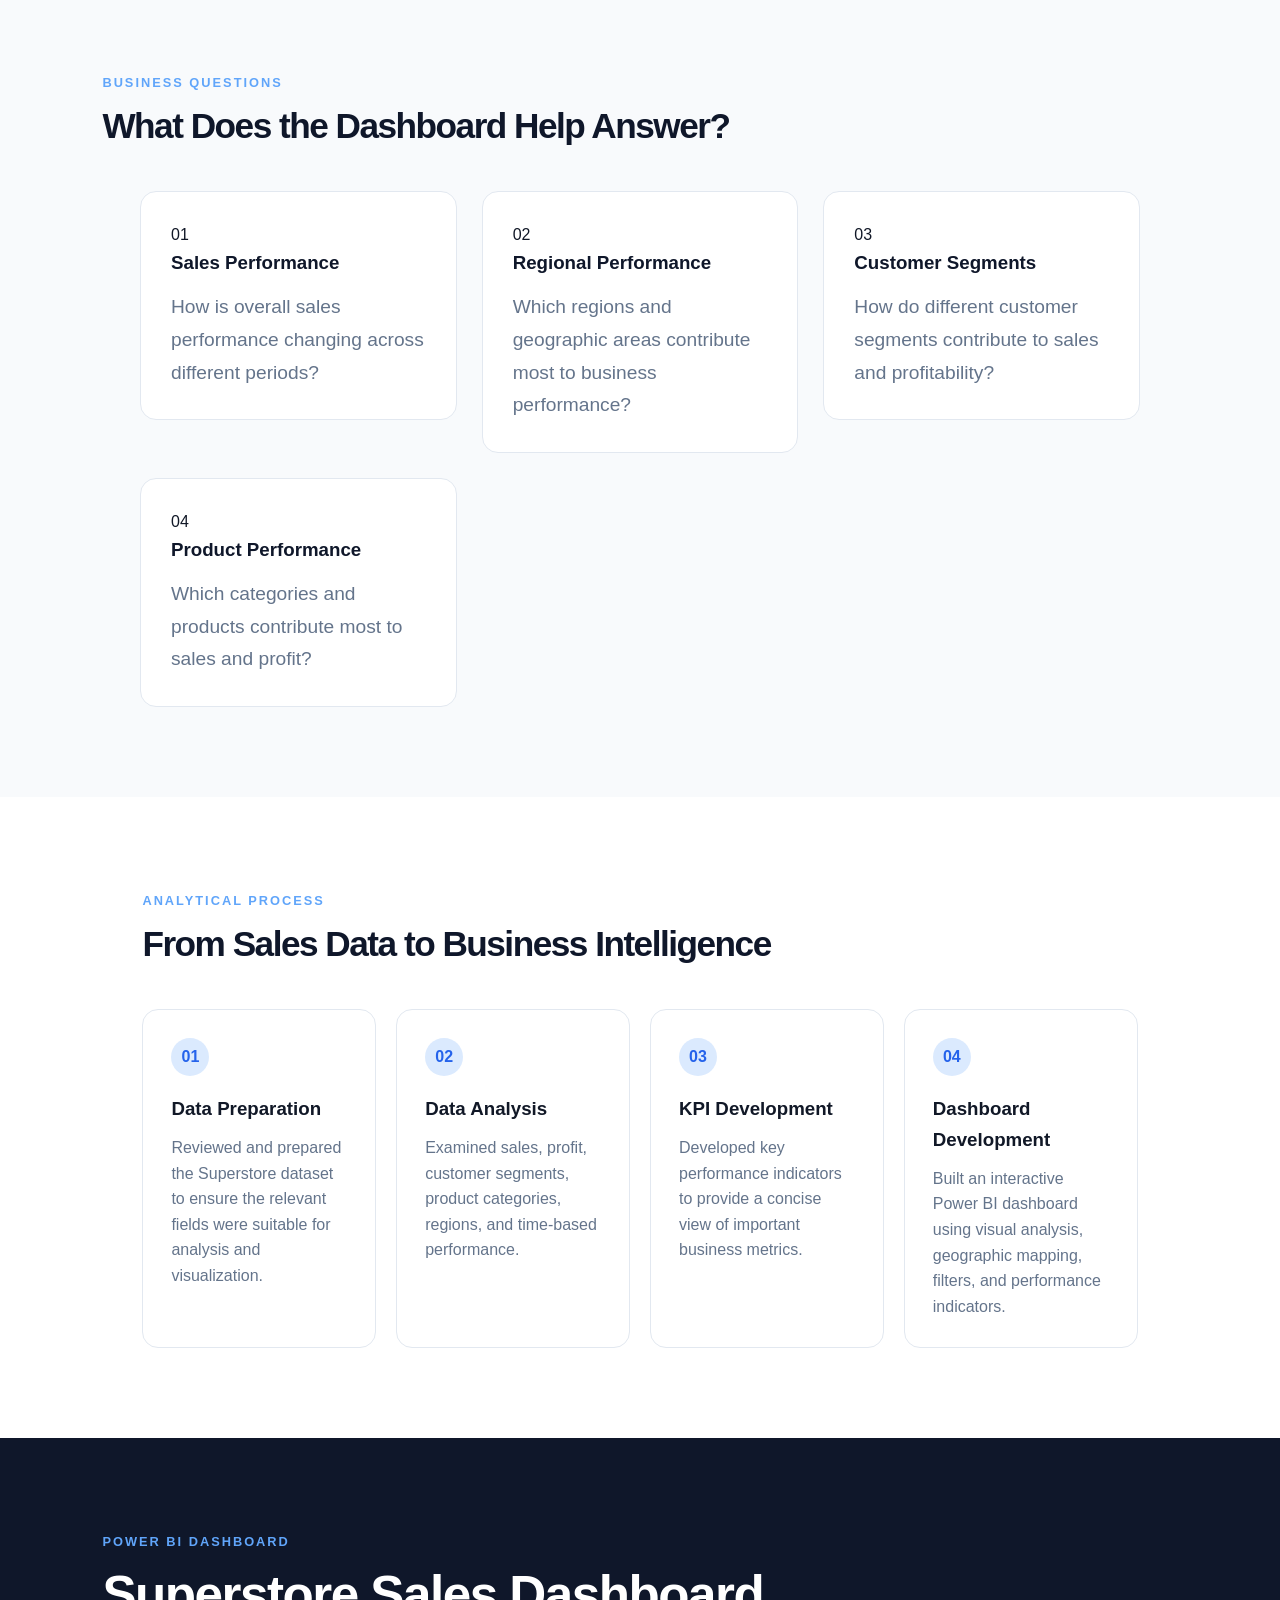
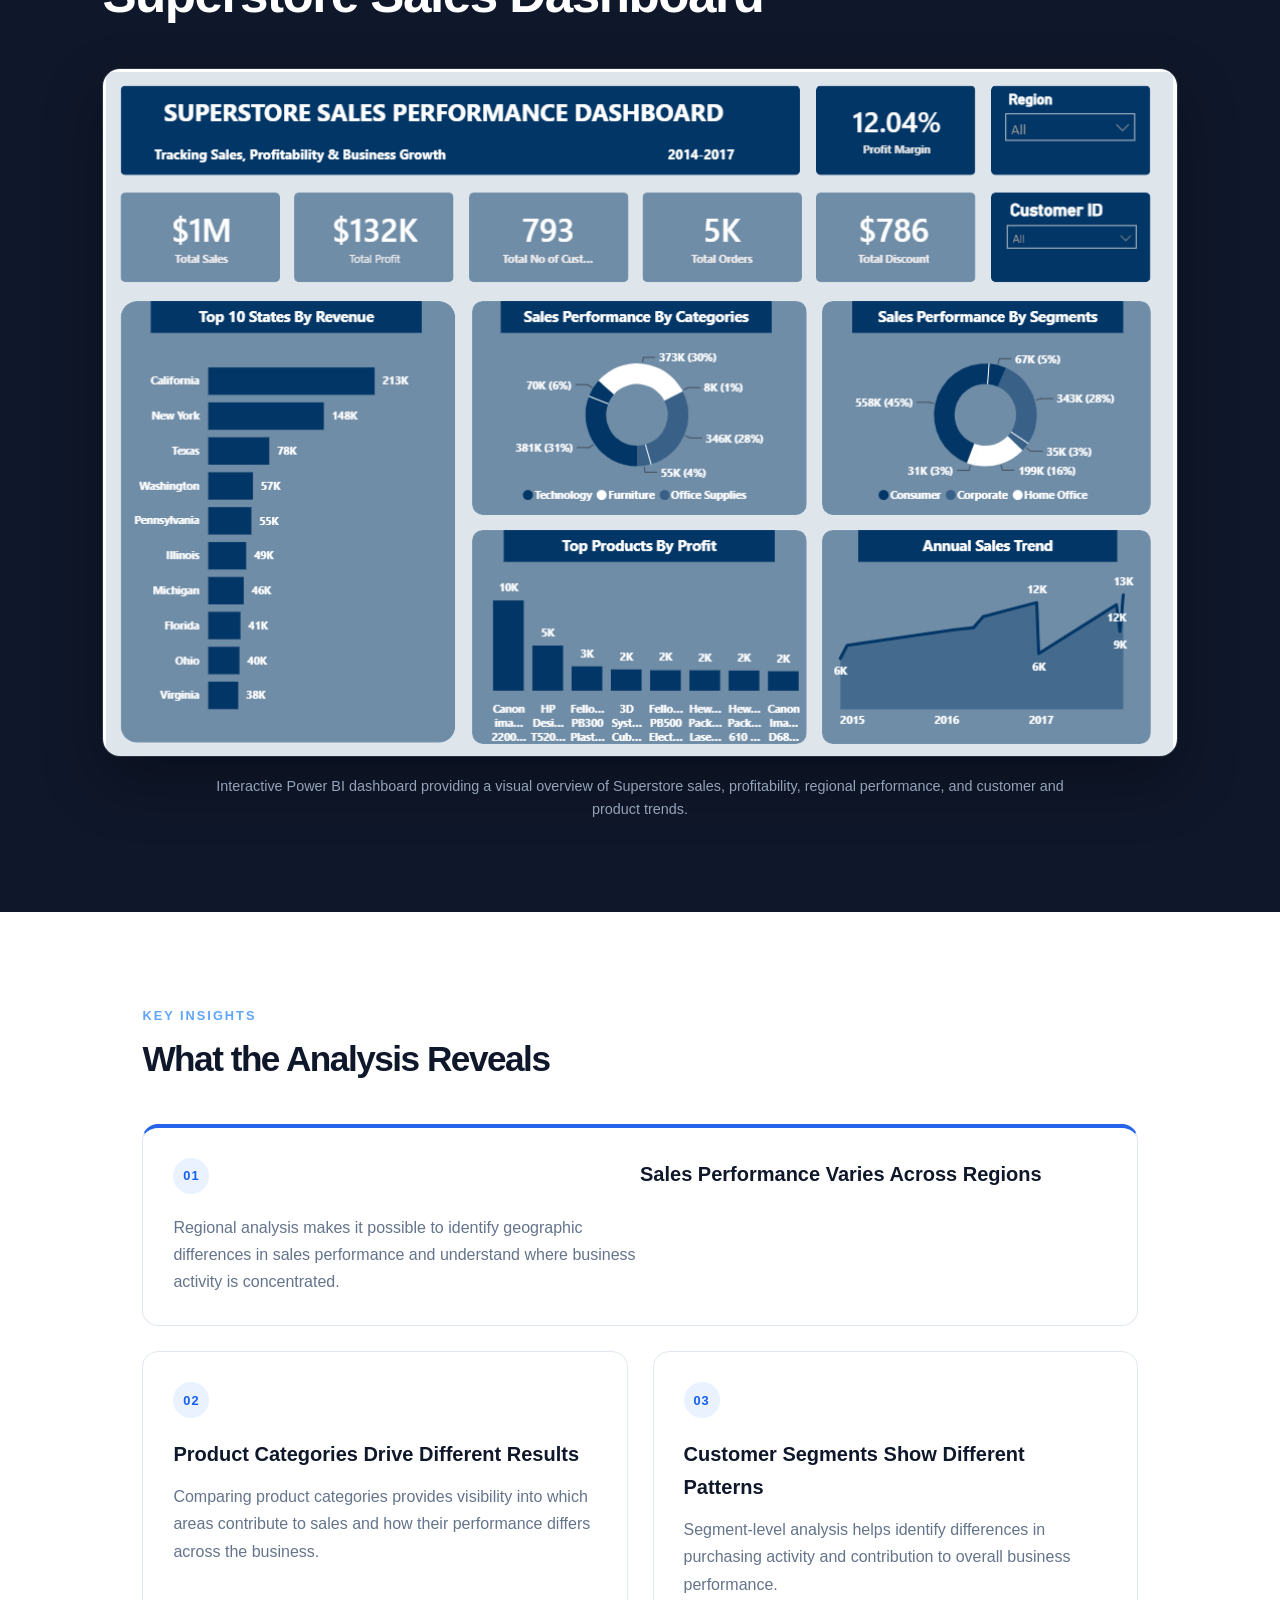
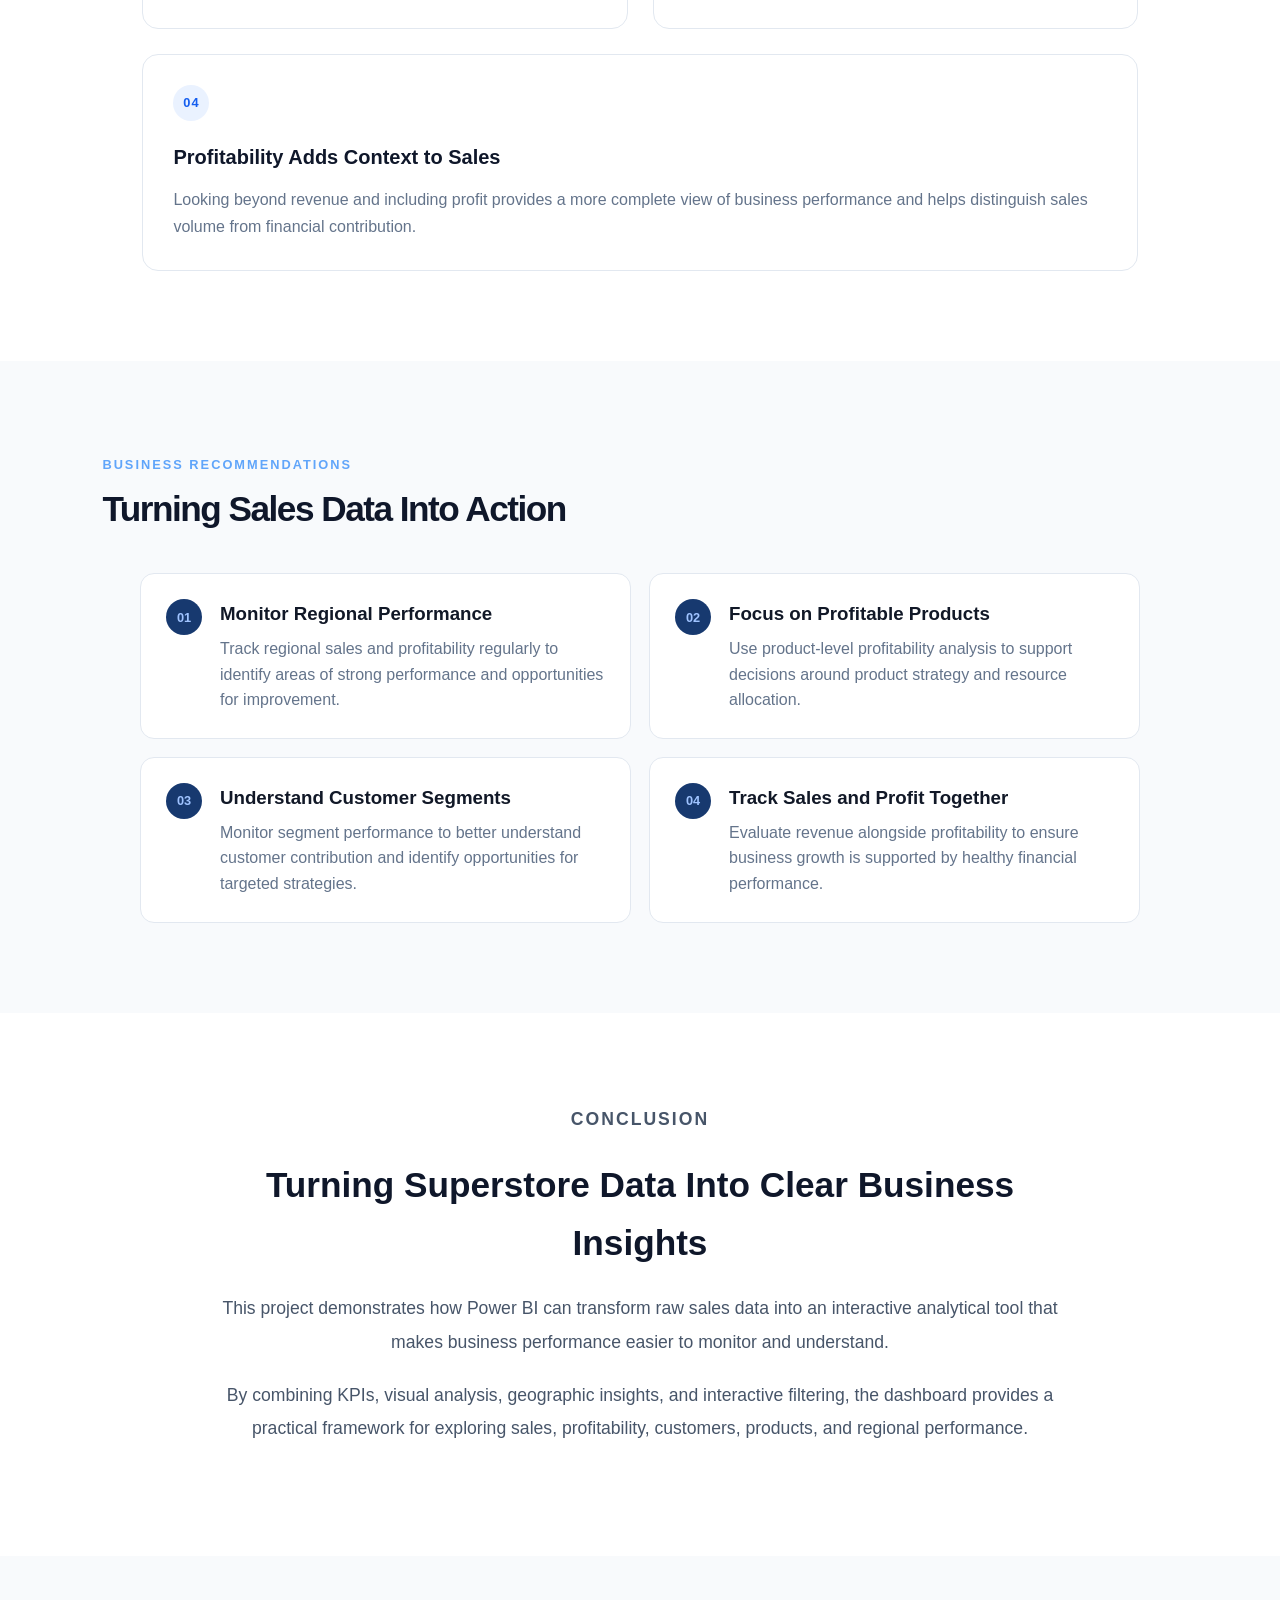
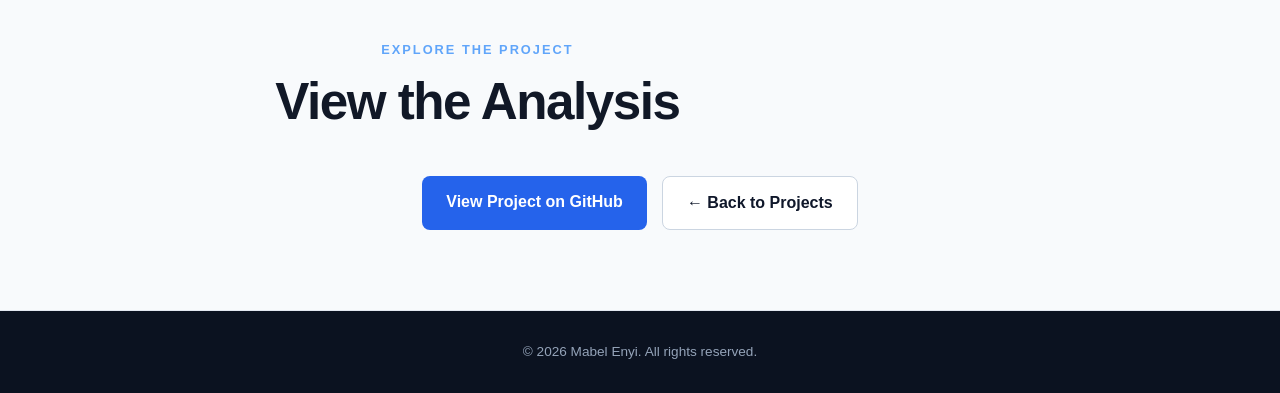
<file: projects/superstore.html>
<!DOCTYPE html>
<html lang="en">
<head>
    <meta charset="UTF-8">
    <meta name="viewport" content="width=device-width, initial-scale=1.0">

    <title>Superstore Sales Dashboard | Mabel Enyi</title>

    <link rel="stylesheet" href="../styles.css">
</head>

<body>

    <!-- Navigation -->
    <header class="navbar">
        <div class="nav-container">
            <a href="../index.html" class="logo">Mabel Enyi</a>

            <nav>
                <a href="../index.html">Home</a>
                <a href="../index.html#about">About</a>
                <a href="../index.html#skills">Skills</a>
                <a href="../index.html#projects">Projects</a>
                <a href="../index.html#contact">Contact</a>
            </nav>
        </div>
    </header>


    <!-- Case Study Hero -->
    <section class="case-hero">
        <div class="case-hero-content">

            <p class="eyebrow">DATA ANALYTICS CASE STUDY</p>

            <h1>Superstore Sales Dashboard</h1>

            <p class="case-intro">
                An interactive Power BI dashboard designed to analyze sales
                performance, profitability, regional trends, customer segments,
                product categories, and overall business performance.
            </p>

            <div class="project-tags">
                <span>Power BI</span>
                <span>Excel</span>
                <span>Data Analysis</span>
                <span>Business Intelligence</span>
            </div>

            <div class="case-stat">
                <strong>Sales Performance</strong>
                <span>Analyzed across products, customers, regions, and segments</span>
            </div>

        </div>
    </section>


    <!-- Project Overview -->
    <section class="case-section">

        <div class="section-heading">
            <p class="eyebrow">PROJECT OVERVIEW</p>
            <h2>Understanding Superstore Performance</h2>
        </div>

        <p class="case-text large-text">
            This project focuses on transforming Superstore sales data into
            an interactive business intelligence dashboard that makes sales
            and profitability trends easier to understand.
        </p>

        <p class="case-text">
            The analysis explores performance across different regions,
            product categories, customer segments, and time periods to
            identify patterns that can support better business decisions.
        </p>

        <div class="case-grid">

            <div class="info-card">
                <h3>Analysis Tool</h3>
                <p>
                    Power BI was used to transform the dataset into an
                    interactive dashboard with KPIs, charts, filters,
                    and geographic analysis.
                </p>
            </div>

            <div class="info-card">
                <h3>Business Focus</h3>
                <p>
                    Sales performance, profitability, regional performance,
                    customer segments, and product categories.
                </p>
            </div>

            <div class="info-card">
                <h3>Dashboard Approach</h3>
                <p>
                    A visual and interactive approach designed to help users
                    quickly identify important business performance patterns.
                </p>
            </div>

        </div>

    </section>


    <!-- Business Questions -->
    <section class="case-section alt-section">

        <div class="section-heading">
            <p class="eyebrow">BUSINESS QUESTIONS</p>
            <h2>What Does the Dashboard Help Answer?</h2>
        </div>

        <div class="question-grid">

            <div class="question-card">
                <span>01</span>

                <h3>Sales Performance</h3>

                <p>
                    How is overall sales performance changing across
                    different periods?
                </p>
            </div>


            <div class="question-card">
                <span>02</span>

                <h3>Regional Performance</h3>

                <p>
                    Which regions and geographic areas contribute most
                    to business performance?
                </p>
            </div>


            <div class="question-card">
                <span>03</span>

                <h3>Customer Segments</h3>

                <p>
                    How do different customer segments contribute to
                    sales and profitability?
                </p>
            </div>


            <div class="question-card">
                <span>04</span>

                <h3>Product Performance</h3>

                <p>
                    Which categories and products contribute most to
                    sales and profit?
                </p>
            </div>

        </div>

    </section>


    <!-- Analytical Workflow -->
    <section class="case-section">

        <div class="section-heading">
            <p class="eyebrow">ANALYTICAL PROCESS</p>
            <h2>From Sales Data to Business Intelligence</h2>
        </div>

        <div class="workflow">

            <div class="workflow-step">
                <span>01</span>

                <div>
                    <h3>Data Preparation</h3>

                    <p>
                        Reviewed and prepared the Superstore dataset to ensure
                        the relevant fields were suitable for analysis and
                        visualization.
                    </p>
                </div>
            </div>


            <div class="workflow-step">
                <span>02</span>

                <div>
                    <h3>Data Analysis</h3>

                    <p>
                        Examined sales, profit, customer segments, product
                        categories, regions, and time-based performance.
                    </p>
                </div>
            </div>


            <div class="workflow-step">
                <span>03</span>

                <div>
                    <h3>KPI Development</h3>

                    <p>
                        Developed key performance indicators to provide a
                        concise view of important business metrics.
                    </p>
                </div>
            </div>


            <div class="workflow-step">
                <span>04</span>

                <div>
                    <h3>Dashboard Development</h3>

                    <p>
                        Built an interactive Power BI dashboard using visual
                        analysis, geographic mapping, filters, and performance
                        indicators.
                    </p>
                </div>
            </div>

        </div>

    </section>


    <!-- Dashboard -->
    <section class="dashboard-section">

        <div class="section-heading">
            <p class="eyebrow">POWER BI DASHBOARD</p>
            <h2>Superstore Sales Dashboard</h2>
        </div>

        <div class="dashboard-frame">
            <img
                src="../Images/superstore-dashboard.png"
                alt="Superstore Sales Power BI Dashboard"
            >
        </div>

        <p class="image-caption">
            Interactive Power BI dashboard providing a visual overview of
            Superstore sales, profitability, regional performance, and
            customer and product trends.
        </p>

    </section>


    <!-- Key Insights -->
    <section class="case-section">

        <div class="section-heading">
            <p class="eyebrow">KEY INSIGHTS</p>
            <h2>What the Analysis Reveals</h2>
        </div>

        <div class="insight-grid">

            <div class="insight-card featured">
                <span class="insight-number">01</span>

                <h3>Sales Performance Varies Across Regions</h3>

                <p>
                    Regional analysis makes it possible to identify geographic
                    differences in sales performance and understand where
                    business activity is concentrated.
                </p>
            </div>


            <div class="insight-card">
                <span class="insight-number">02</span>

                <h3>Product Categories Drive Different Results</h3>

                <p>
                    Comparing product categories provides visibility into
                    which areas contribute to sales and how their performance
                    differs across the business.
                </p>
            </div>


            <div class="insight-card">
                <span class="insight-number">03</span>

                <h3>Customer Segments Show Different Patterns</h3>

                <p>
                    Segment-level analysis helps identify differences in
                    purchasing activity and contribution to overall business
                    performance.
                </p>
            </div>


            <div class="insight-card">
                <span class="insight-number">04</span>

                <h3>Profitability Adds Context to Sales</h3>

                <p>
                    Looking beyond revenue and including profit provides a
                    more complete view of business performance and helps
                    distinguish sales volume from financial contribution.
                </p>
            </div>

        </div>

    </section>


    <!-- Recommendations -->
    <section class="case-section alt-section">

        <div class="section-heading">
            <p class="eyebrow">BUSINESS RECOMMENDATIONS</p>
            <h2>Turning Sales Data Into Action</h2>
        </div>

        <div class="recommendations">

            <div class="recommendation">
                <span>01</span>

                <div>
                    <h3>Monitor Regional Performance</h3>

                    <p>
                        Track regional sales and profitability regularly to
                        identify areas of strong performance and opportunities
                        for improvement.
                    </p>
                </div>
            </div>


            <div class="recommendation">
                <span>02</span>

                <div>
                    <h3>Focus on Profitable Products</h3>

                    <p>
                        Use product-level profitability analysis to support
                        decisions around product strategy and resource
                        allocation.
                    </p>
                </div>
            </div>


            <div class="recommendation">
                <span>03</span>

                <div>
                    <h3>Understand Customer Segments</h3>

                    <p>
                        Monitor segment performance to better understand
                        customer contribution and identify opportunities
                        for targeted strategies.
                    </p>
                </div>
            </div>


            <div class="recommendation">
                <span>04</span>

                <div>
                    <h3>Track Sales and Profit Together</h3>

                    <p>
                        Evaluate revenue alongside profitability to ensure
                        business growth is supported by healthy financial
                        performance.
                    </p>
                </div>
            </div>

        </div>

    </section>


    <!-- Conclusion -->
    <section class="case-section">

        <div class="conclusion">

            <p class="eyebrow">CONCLUSION</p>

            <h2>Turning Superstore Data Into Clear Business Insights</h2>

            <p>
                This project demonstrates how Power BI can transform raw sales
                data into an interactive analytical tool that makes business
                performance easier to monitor and understand.
            </p>

            <p>
                By combining KPIs, visual analysis, geographic insights, and
                interactive filtering, the dashboard provides a practical
                framework for exploring sales, profitability, customers,
                products, and regional performance.
            </p>

        </div>

    </section>


    <!-- Project Links -->
    <section class="project-links-section">

        <div class="section-heading">
            <p class="eyebrow">EXPLORE THE PROJECT</p>
            <h2>View the Analysis</h2>
        </div>

        <div class="project-buttons">

            <a
    href="https://github.com/Bella-cheche/Superstore-Sales-Performance-Analysis.git"
    class="primary-button"
    target="_blank"
    rel="noopener noreferrer">
    View Project on GitHub
</a>

            <a
                href="../index.html#projects"
                class="secondary-button">
                ← Back to Projects
            </a>

        </div>

    </section>


    <!-- Footer -->
    <footer class="footer">
        <p>© 2026 Mabel Enyi. All rights reserved.</p>
    </footer>


</body>
</html>
</file>
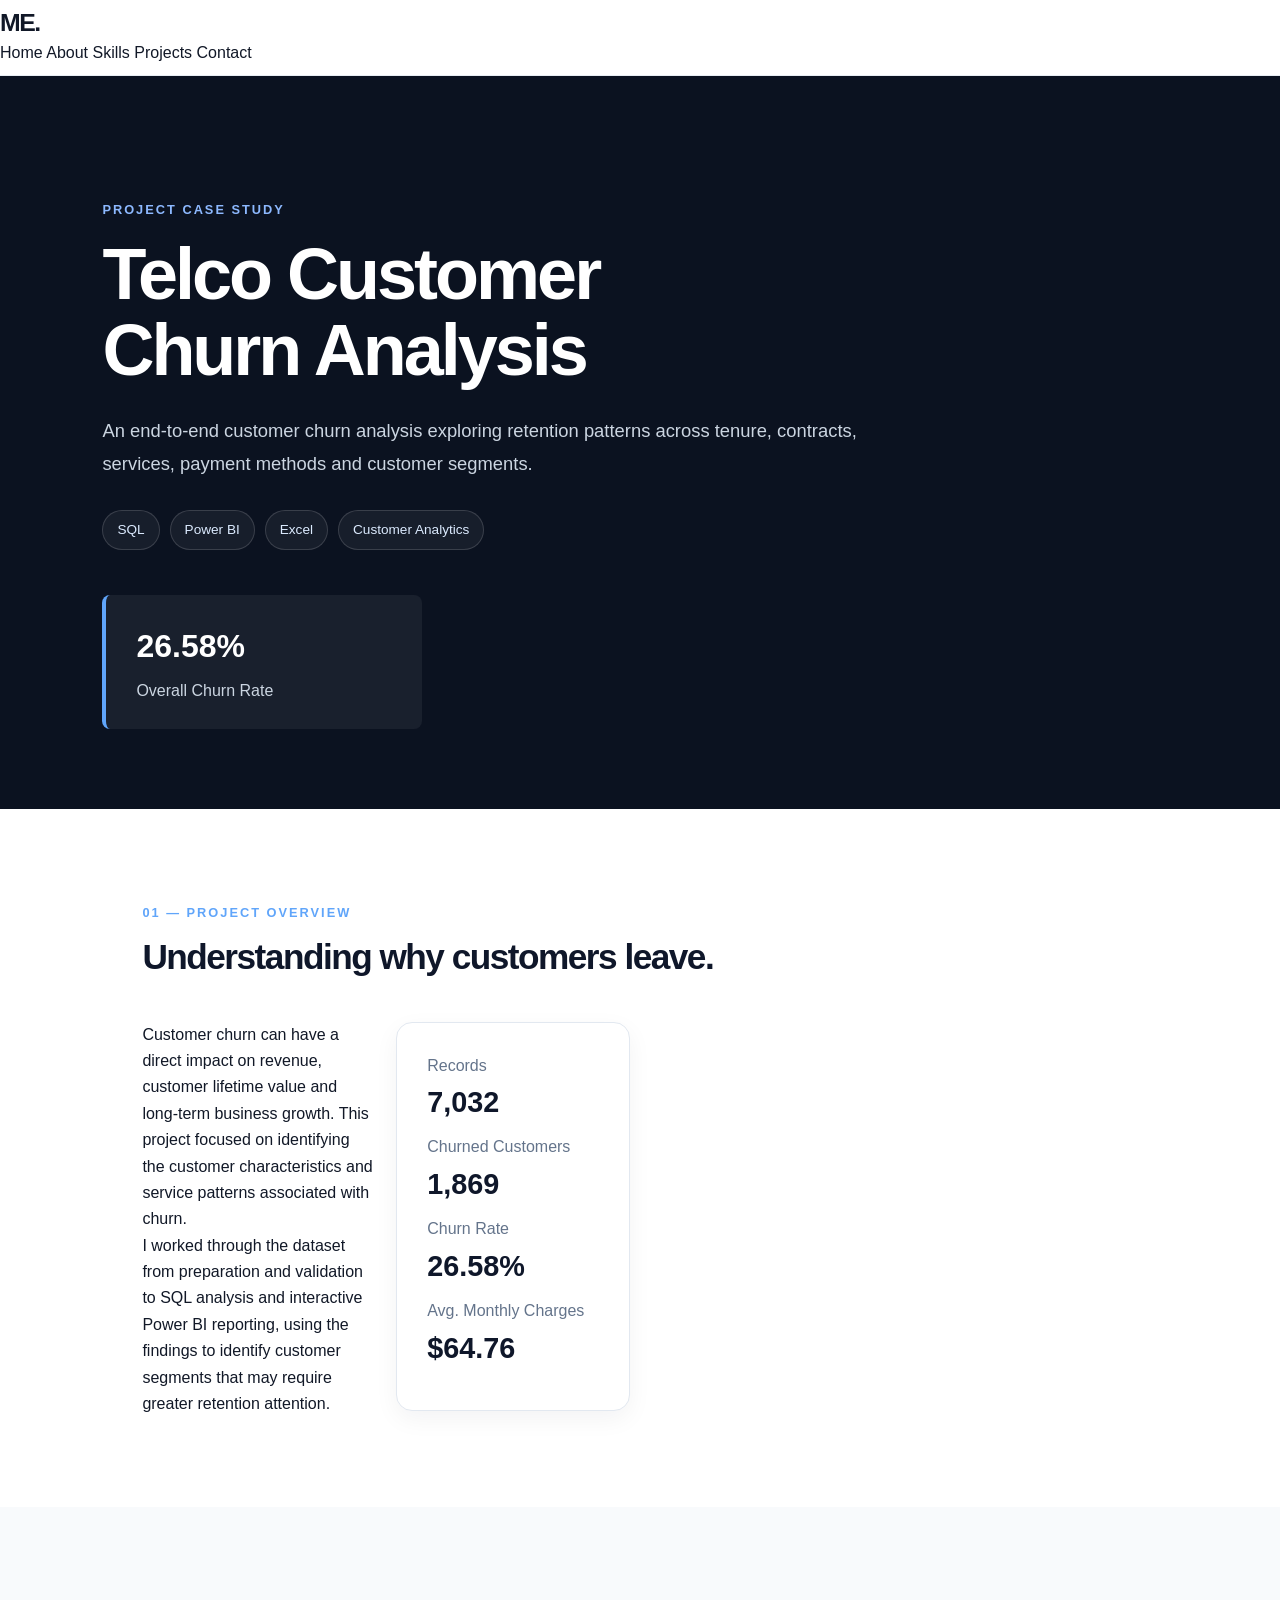
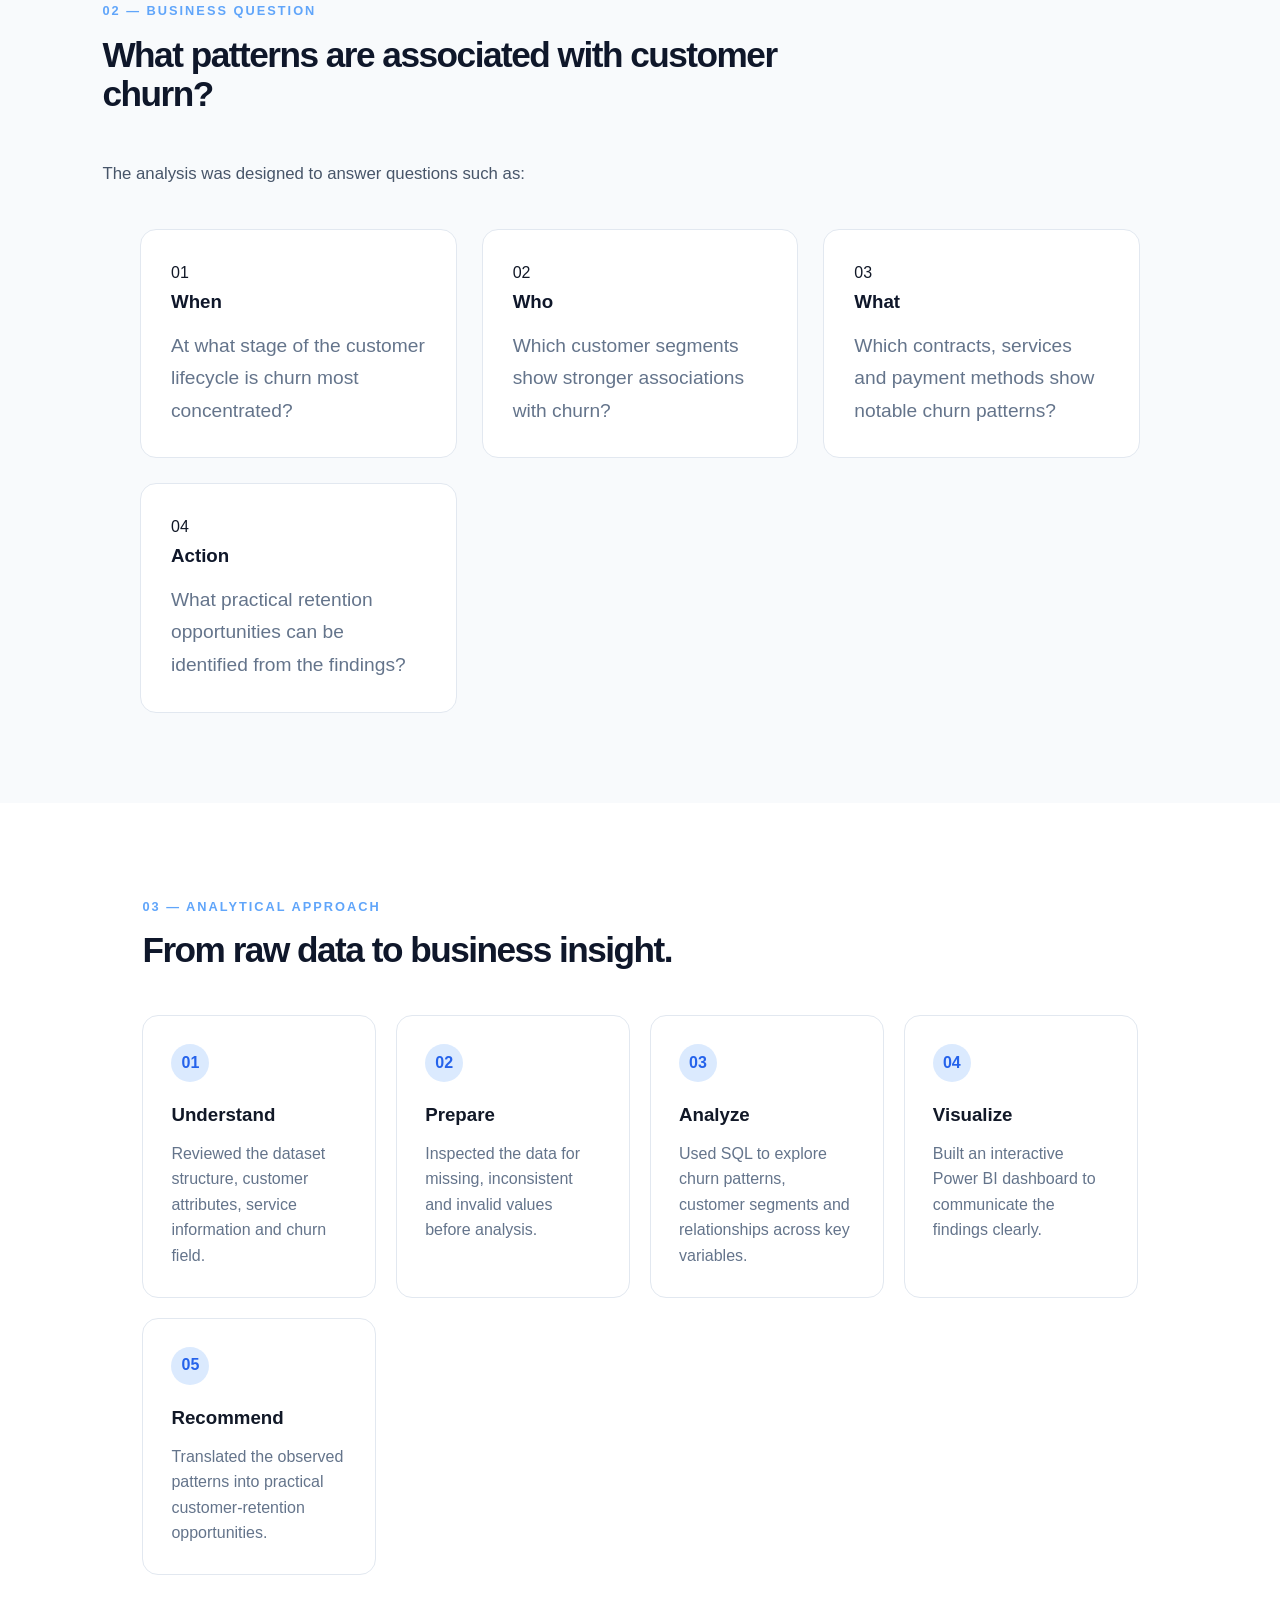
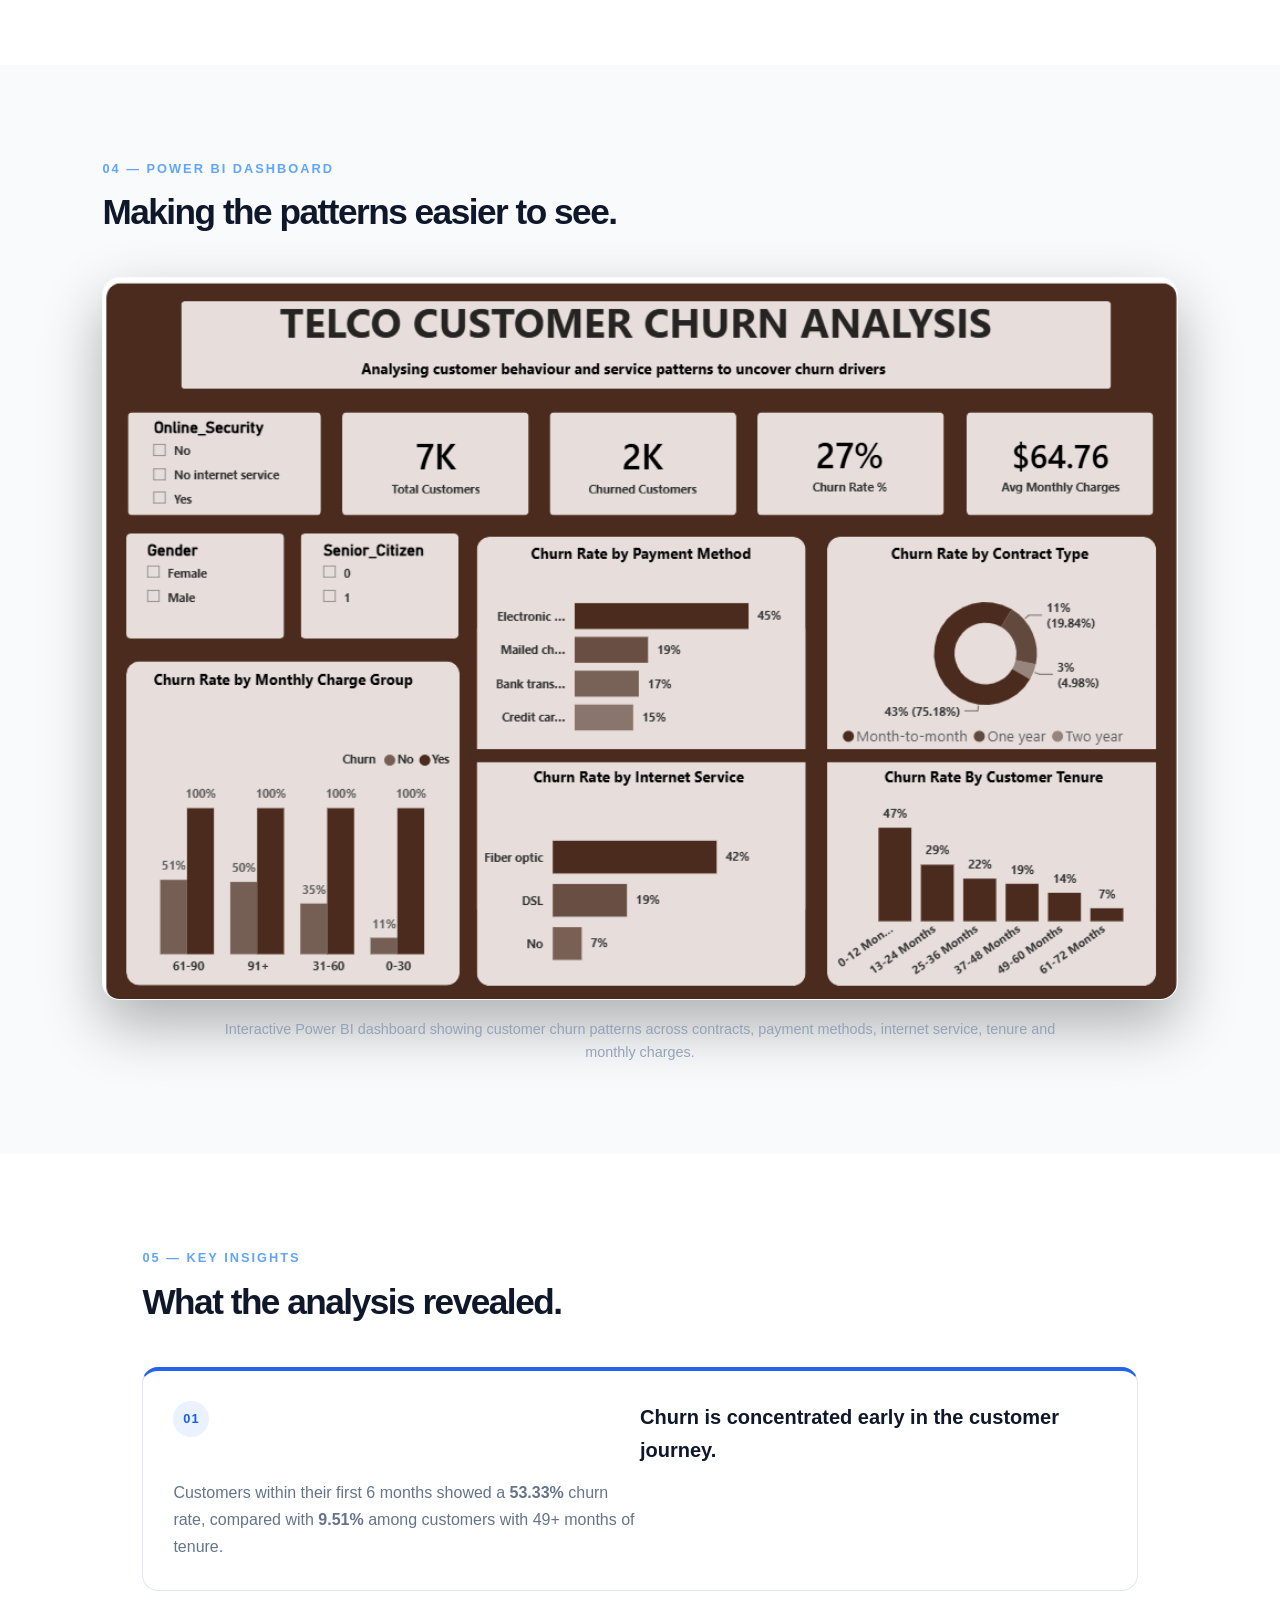
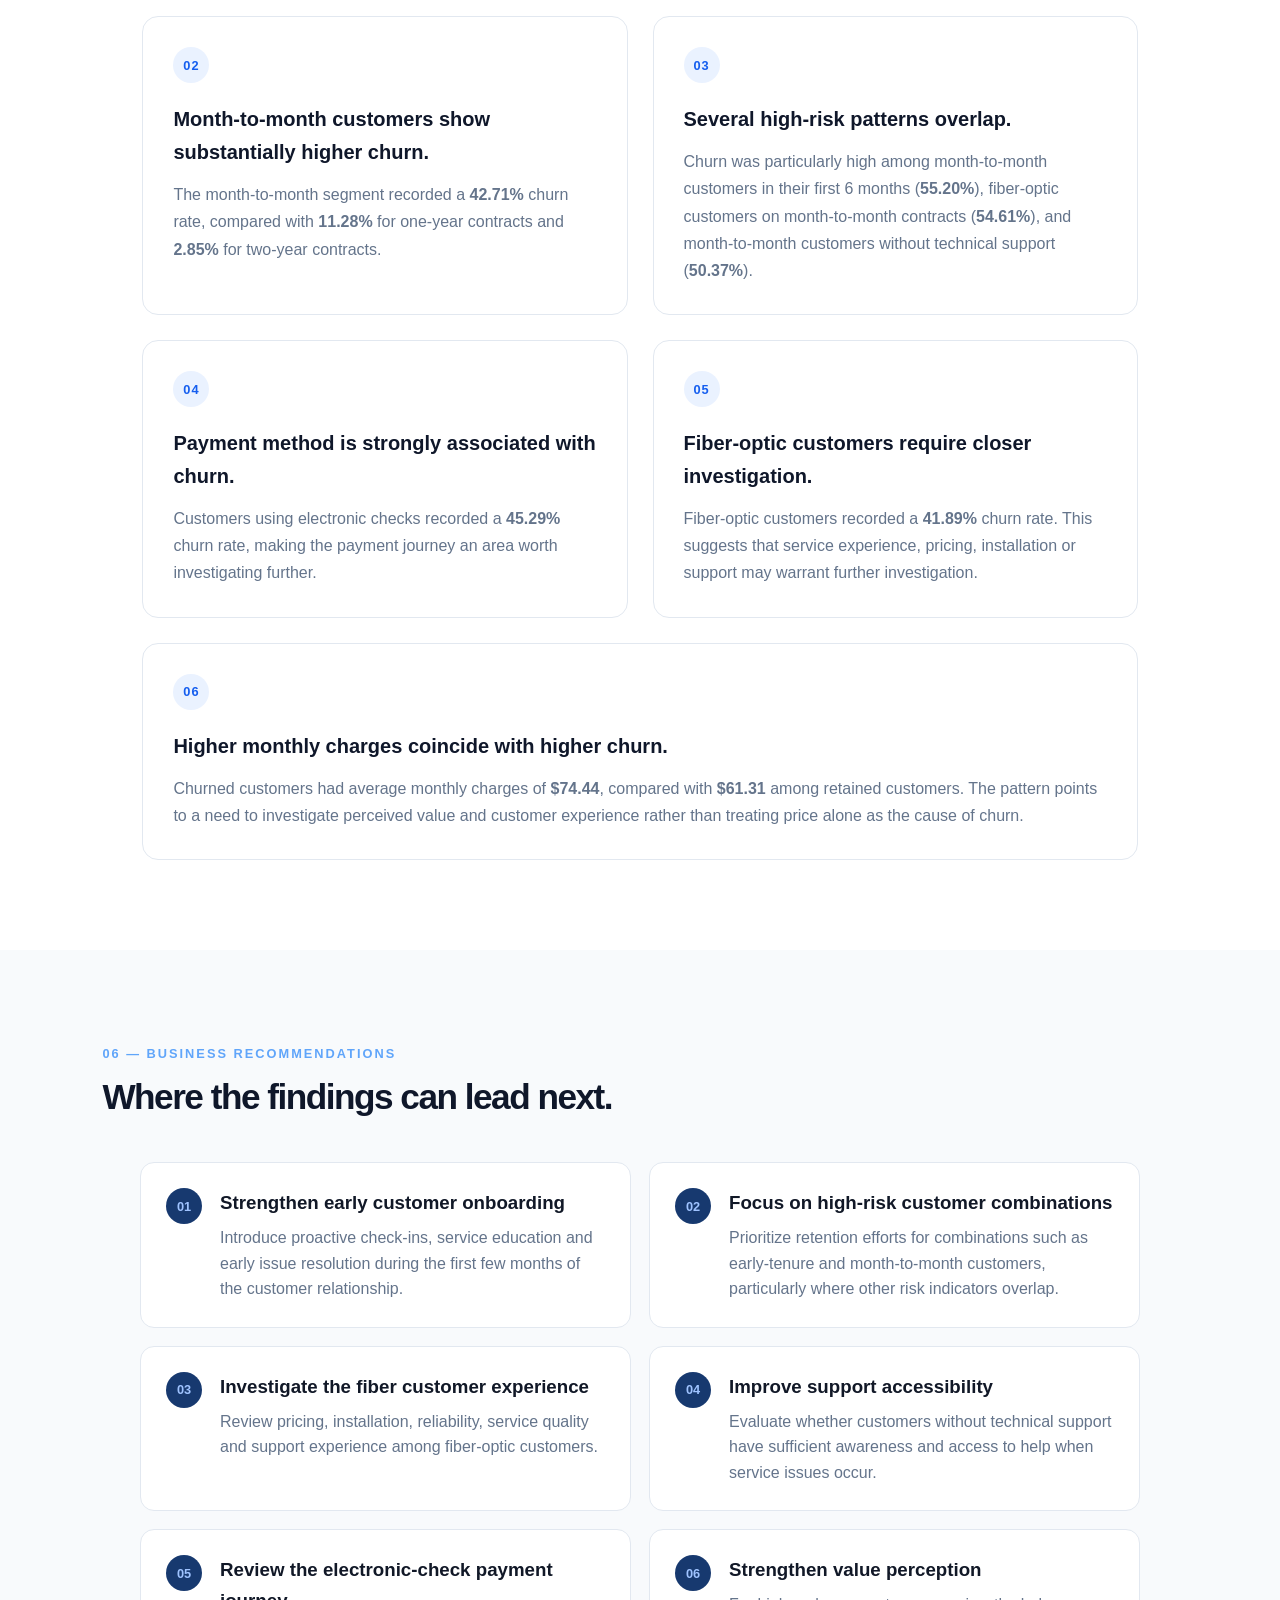
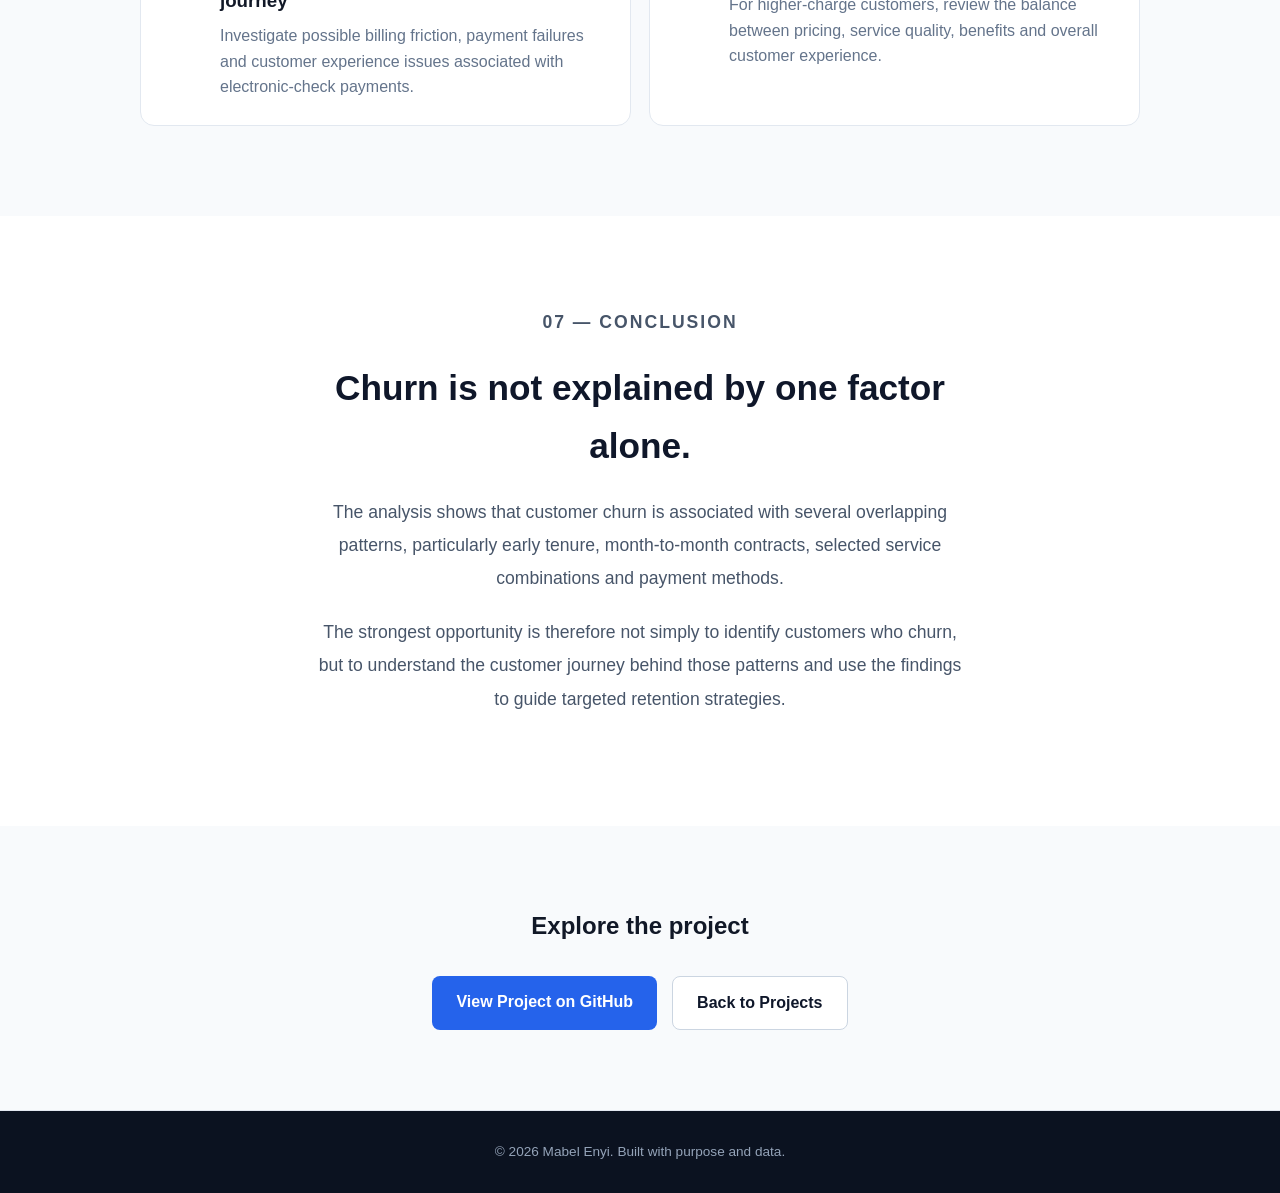
<file: projects/telco-churn.html>
<!DOCTYPE html>
<html lang="en">
<head>
    <meta charset="UTF-8">
    <meta name="viewport" content="width=device-width, initial-scale=1.0">

    <title>Telco Customer Churn Analysis | Mabel Enyi</title>

    <link rel="stylesheet" href="../styles.css">
</head>

<body>

    <!-- Navigation -->
    <header class="nav">
        <div class="nav-inner">
            <a href="../index.html" class="logo">ME.</a>

            <nav class="nav-links">
                <a href="../index.html">Home</a>
                <a href="../index.html#about">About</a>
                <a href="../index.html#skills">Skills</a>
                <a href="../index.html#projects">Projects</a>
                <a href="../index.html#contact">Contact</a>
            </nav>
        </div>
    </header>


    <!-- Project Hero -->
    <main>

        <section class="case-hero">
            <div class="case-hero-content">

                <p class="eyebrow">PROJECT CASE STUDY</p>

                <h1>
                    Telco Customer<br>
                    Churn Analysis
                </h1>

                <p class="case-intro">
                    An end-to-end customer churn analysis exploring
                    retention patterns across tenure, contracts, services,
                    payment methods and customer segments.
                </p>

                <div class="project-tags">
                    <span>SQL</span>
                    <span>Power BI</span>
                    <span>Excel</span>
                    <span>Customer Analytics</span>
                </div>

            </div>

            <div class="case-stat">
                <strong>26.58%</strong>
                <span>Overall Churn Rate</span>
            </div>
        </section>


        <!-- Project Overview -->
        <section class="case-section">

            <div class="section-heading">
                <p class="eyebrow">01 — PROJECT OVERVIEW</p>
                <h2>Understanding why customers leave.</h2>
            </div>

            <div class="case-grid">

                <div>
                    <p>
                        Customer churn can have a direct impact on revenue,
                        customer lifetime value and long-term business growth.
                        This project focused on identifying the customer
                        characteristics and service patterns associated with
                        churn.
                    </p>

                    <p>
                        I worked through the dataset from preparation and
                        validation to SQL analysis and interactive Power BI
                        reporting, using the findings to identify customer
                        segments that may require greater retention attention.
                    </p>
                </div>

                <div class="info-card">
                    <div>
                        <span>Records</span>
                        <strong>7,032</strong>
                    </div>

                    <div>
                        <span>Churned Customers</span>
                        <strong>1,869</strong>
                    </div>

                    <div>
                        <span>Churn Rate</span>
                        <strong>26.58%</strong>
                    </div>

                    <div>
                        <span>Avg. Monthly Charges</span>
                        <strong>$64.76</strong>
                    </div>
                </div>

            </div>

        </section>


        <!-- Business Problem -->
        <section class="case-section alt-section">

            <div class="section-heading">
                <p class="eyebrow">02 — BUSINESS QUESTION</p>
                <h2>What patterns are associated with customer churn?</h2>
            </div>

            <p class="large-text">
                The analysis was designed to answer questions such as:
            </p>

            <div class="question-grid">

                <div class="question-card">
                    <span>01</span>
                    <h3>When</h3>
                    <p>
                        At what stage of the customer lifecycle is churn
                        most concentrated?
                    </p>
                </div>

                <div class="question-card">
                    <span>02</span>
                    <h3>Who</h3>
                    <p>
                        Which customer segments show stronger associations
                        with churn?
                    </p>
                </div>

                <div class="question-card">
                    <span>03</span>
                    <h3>What</h3>
                    <p>
                        Which contracts, services and payment methods show
                        notable churn patterns?
                    </p>
                </div>

                <div class="question-card">
                    <span>04</span>
                    <h3>Action</h3>
                    <p>
                        What practical retention opportunities can be
                        identified from the findings?
                    </p>
                </div>

            </div>

        </section>


        <!-- Workflow -->
        <section class="case-section">

            <div class="section-heading">
                <p class="eyebrow">03 — ANALYTICAL APPROACH</p>
                <h2>From raw data to business insight.</h2>
            </div>

            <div class="workflow">

                <div class="workflow-step">
                    <span>01</span>
                    <h3>Understand</h3>
                    <p>
                        Reviewed the dataset structure, customer attributes,
                        service information and churn field.
                    </p>
                </div>

                <div class="workflow-step">
                    <span>02</span>
                    <h3>Prepare</h3>
                    <p>
                        Inspected the data for missing, inconsistent and
                        invalid values before analysis.
                    </p>
                </div>

                <div class="workflow-step">
                    <span>03</span>
                    <h3>Analyze</h3>
                    <p>
                        Used SQL to explore churn patterns, customer
                        segments and relationships across key variables.
                    </p>
                </div>

                <div class="workflow-step">
                    <span>04</span>
                    <h3>Visualize</h3>
                    <p>
                        Built an interactive Power BI dashboard to communicate
                        the findings clearly.
                    </p>
                </div>

                <div class="workflow-step">
                    <span>05</span>
                    <h3>Recommend</h3>
                    <p>
                        Translated the observed patterns into practical
                        customer-retention opportunities.
                    </p>
                </div>

            </div>

        </section>


        <!-- Dashboard -->
        <section class="case-section alt-section">

            <div class="section-heading">
                <p class="eyebrow">04 — POWER BI DASHBOARD</p>
                <h2>Making the patterns easier to see.</h2>
            </div>

            <div class="dashboard-frame">
                <img
                    src="../Images/telco-dashboard.png"
                    alt="Telco Customer Churn Power BI Dashboard"
                >
            </div>

            <p class="image-caption">
                Interactive Power BI dashboard showing customer churn
                patterns across contracts, payment methods, internet service,
                tenure and monthly charges.
            </p>

        </section>


        <!-- Key Insights -->
        <section class="case-section">

            <div class="section-heading">
                <p class="eyebrow">05 — KEY INSIGHTS</p>
                <h2>What the analysis revealed.</h2>
            </div>

            <div class="insight-grid">

                <article class="insight-card featured">
                    <span class="insight-number">01</span>
                    <h3>Churn is concentrated early in the customer journey.</h3>
                    <p>
                        Customers within their first 6 months showed a
                        <strong>53.33%</strong> churn rate, compared with
                        <strong>9.51%</strong> among customers with 49+ months
                        of tenure.
                    </p>
                </article>

                <article class="insight-card">
                    <span class="insight-number">02</span>
                    <h3>Month-to-month customers show substantially higher churn.</h3>
                    <p>
                        The month-to-month segment recorded a
                        <strong>42.71%</strong> churn rate, compared with
                        <strong>11.28%</strong> for one-year contracts and
                        <strong>2.85%</strong> for two-year contracts.
                    </p>
                </article>

                <article class="insight-card">
                    <span class="insight-number">03</span>
                    <h3>Several high-risk patterns overlap.</h3>
                    <p>
                        Churn was particularly high among month-to-month
                        customers in their first 6 months
                        (<strong>55.20%</strong>), fiber-optic customers on
                        month-to-month contracts (<strong>54.61%</strong>),
                        and month-to-month customers without technical support
                        (<strong>50.37%</strong>).
                    </p>
                </article>

                <article class="insight-card">
                    <span class="insight-number">04</span>
                    <h3>Payment method is strongly associated with churn.</h3>
                    <p>
                        Customers using electronic checks recorded a
                        <strong>45.29%</strong> churn rate, making the payment
                        journey an area worth investigating further.
                    </p>
                </article>

                <article class="insight-card">
                    <span class="insight-number">05</span>
                    <h3>Fiber-optic customers require closer investigation.</h3>
                    <p>
                        Fiber-optic customers recorded a
                        <strong>41.89%</strong> churn rate. This suggests that
                        service experience, pricing, installation or support
                        may warrant further investigation.
                    </p>
                </article>

                <article class="insight-card">
                    <span class="insight-number">06</span>
                    <h3>Higher monthly charges coincide with higher churn.</h3>
                    <p>
                        Churned customers had average monthly charges of
                        <strong>$74.44</strong>, compared with
                        <strong>$61.31</strong> among retained customers.
                        The pattern points to a need to investigate perceived
                        value and customer experience rather than treating
                        price alone as the cause of churn.
                    </p>
                </article>

            </div>

        </section>


        <!-- Recommendations -->
        <section class="case-section alt-section">

            <div class="section-heading">
                <p class="eyebrow">06 — BUSINESS RECOMMENDATIONS</p>
                <h2>Where the findings can lead next.</h2>
            </div>

            <div class="recommendations">

                <div class="recommendation">
                    <span>01</span>
                    <div>
                        <h3>Strengthen early customer onboarding</h3>
                        <p>
                            Introduce proactive check-ins, service education
                            and early issue resolution during the first few
                            months of the customer relationship.
                        </p>
                    </div>
                </div>

                <div class="recommendation">
                    <span>02</span>
                    <div>
                        <h3>Focus on high-risk customer combinations</h3>
                        <p>
                            Prioritize retention efforts for combinations such
                            as early-tenure and month-to-month customers,
                            particularly where other risk indicators overlap.
                        </p>
                    </div>
                </div>

                <div class="recommendation">
                    <span>03</span>
                    <div>
                        <h3>Investigate the fiber customer experience</h3>
                        <p>
                            Review pricing, installation, reliability,
                            service quality and support experience among
                            fiber-optic customers.
                        </p>
                    </div>
                </div>

                <div class="recommendation">
                    <span>04</span>
                    <div>
                        <h3>Improve support accessibility</h3>
                        <p>
                            Evaluate whether customers without technical
                            support have sufficient awareness and access to
                            help when service issues occur.
                        </p>
                    </div>
                </div>

                <div class="recommendation">
                    <span>05</span>
                    <div>
                        <h3>Review the electronic-check payment journey</h3>
                        <p>
                            Investigate possible billing friction, payment
                            failures and customer experience issues associated
                            with electronic-check payments.
                        </p>
                    </div>
                </div>

                <div class="recommendation">
                    <span>06</span>
                    <div>
                        <h3>Strengthen value perception</h3>
                        <p>
                            For higher-charge customers, review the balance
                            between pricing, service quality, benefits and
                            overall customer experience.
                        </p>
                    </div>
                </div>

            </div>

        </section>


        <!-- Conclusion -->
        <section class="case-section conclusion">

            <p class="eyebrow">07 — CONCLUSION</p>

            <h2>
                Churn is not explained by one factor alone.
            </h2>

            <p>
                The analysis shows that customer churn is associated with
                several overlapping patterns, particularly early tenure,
                month-to-month contracts, selected service combinations and
                payment methods.
            </p>

            <p>
                The strongest opportunity is therefore not simply to identify
                customers who churn, but to understand the customer journey
                behind those patterns and use the findings to guide targeted
                retention strategies.
            </p>

        </section>


        <!-- Project Links -->
        <section class="project-links-section">

            <h2>Explore the project</h2>

            <div class="project-buttons">

                <a href="https://github.com/Bella-cheche/Telco-Customer-Churn-Analysis" class="primary-button" target="_blank" rel="noopener noreferrer">
    View Project on GitHub
</a>
        

               <a href="../index.html#projects" class="secondary-button">Back to Projects</a> 
        
                

            </div>

        </section>

    </main>


    <!-- Footer -->
    <footer class="footer">
        <p>© 2026 Mabel Enyi. Built with purpose and data.</p>
    </footer>

</body>
</html>
</file>
<file: styles.css>
*{box-sizing:border-box;margin:0;padding:0}html{scroll-behavior:smooth}body{font-family:"DM Sans",sans-serif;color:#111827;line-height:1.65}a{text-decoration:none;color:inherit}.wrap{width:min(1120px,calc(100% - 40px));margin:auto}header{position:sticky;top:0;z-index:10;background:#ffffffea;backdrop-filter:blur(12px);border-bottom:1px solid #e8edf3}.nav{height:76px;display:flex;align-items:center;justify-content:space-between}.logo{font:800 1.55rem Manrope,sans-serif;letter-spacing:-.06em}.logo span,.eyebrow{color:#4f8cff}.links{display:flex;gap:28px;align-items:center;font-weight:600;font-size:.92rem;color:#475467}.pill{border:1px solid #d8dee8;border-radius:999px;padding:9px 16px}.menu{display:none;border:0;background:none;font-size:1.5rem}.hero{min-height:680px;display:grid;grid-template-columns:1.05fr .95fr;gap:55px;align-items:center;padding:75px 0}.eyebrow{font-size:.72rem;font-weight:800;letter-spacing:.15em}.hero h1{font:800 clamp(3.2rem,6vw,5.6rem)/.98 Manrope,sans-serif;letter-spacing:-.065em;margin:18px 0 25px}.hero h1 em{font-style:normal;color:#4f8cff}.lead{font-size:1.08rem;color:#596579;max-width:650px}.actions{display:flex;gap:12px;margin-top:32px;flex-wrap:wrap}.btn{display:inline-flex;padding:14px 20px;border-radius:12px;font-weight:700}.dark{background:#0b1424;color:white}.light{border:1px solid #d8dee8}.availability{margin-top:25px;color:#7b8493;font-size:.82rem}.availability b{color:#35c779;margin-right:6px}.visual{height:470px;position:relative;display:grid;place-items:center}.orbit{position:absolute;border:1px dashed #c7d6ec;border-radius:50%}.orbit.a{width:420px;height:420px}.orbit.b{width:520px;height:260px;transform:rotate(-22deg)}.profile{width:285px;height:350px;border-radius:28px;background:linear-gradient(145deg,#dce8fb,#f5f7fa);box-shadow:0 18px 50px #1020351a;display:flex;flex-direction:column;justify-content:flex-end;overflow:hidden;transform:rotate(3deg);border:1px solid #dbe3ef}.profile img{
    flex:1;
    width:100%;
    min-height:0;
    object-fit:cover;
    display:block;
}.profile>div:last-child{background:#fffffff0;padding:18px 20px;display:flex;flex-direction:column}.profile small,.float small{color:#667085}.float{position:absolute;background:white;border:1px solid #e6ebf3;box-shadow:0 18px 50px #1020351a;padding:12px 16px;border-radius:15px;display:flex;flex-direction:column}.f1{top:35px;left:5%}.f2{right:0;top:44%}.f3{bottom:35px;left:7%}.section{padding:105px 0}.soft{background:#f5f7fa}.two{display:grid;grid-template-columns:.9fr 1.1fr;gap:90px}.section h2{font:700 clamp(2rem,4vw,3.2rem)/1.08 Manrope,sans-serif;letter-spacing:-.045em;margin-top:12px}.copy{color:#596579}.copy p+p{margin-top:18px}.cards{display:grid;grid-template-columns:repeat(4,1fr);gap:16px;margin-top:40px}.cards article{border:1px solid #e6eaf0;border-radius:22px;padding:27px}.cards span{color:#4f8cff;font-size:.75rem;font-weight:800}.cards h3{font:700 1.15rem Manrope;margin:18px 0 8px}.cards p{color:#667085;font-size:.9rem}.chips,.tags{display:flex;flex-wrap:wrap;gap:8px}.chips{margin-top:24px}.chips span,.tags span{padding:7px 12px;border:1px solid #dfe5ee;border-radius:999px;color:#596579;font-size:.75rem}.dark-section{background:#0b1424;color:white}.heading{display:flex;justify-content:space-between;align-items:end;gap:30px;margin-bottom:45px}.heading>p{color:#aeb8c8;max-width:280px;font-size:.9rem}.projects{display:grid;grid-template-columns:repeat(2,1fr);gap:20px}.project{background:#111e31;border:1px solid #ffffff12;border-radius:22px;overflow:hidden}.featured{grid-column:span 2;display:grid;grid-template-columns:1fr 1fr}.mock{min-height:210px;background:linear-gradient(145deg,#172942,#0d1727);position:relative;padding:20px}.mock label{font-size:.67rem;letter-spacing:.13em;color:#9fb4d3;font-weight:800}.mock strong{position:absolute;left:22px;bottom:42px;font:700 2rem Manrope}.mock small{position:absolute;left:22px;bottom:22px;color:#9fb0c8}.bars{position:absolute;right:25px;bottom:22px;height:115px;display:flex;align-items:end;gap:7px}.bars i{width:17px;background:#6d9ff5;border-radius:4px 4px 0 0}.bars i:nth-child(1){height:35%}.bars i:nth-child(2){height:52%}.bars i:nth-child(3){height:72%}.bars i:nth-child(4){height:62%}.bars i:nth-child(5){height:91%}.logistics strong{color:#9fc2ff}.ecommerce strong,.netflix strong,.superstore strong,.lambo strong{font-size:1.55rem}.ptext{padding:27px}.tags span{color:#a9b7cb;border-color:#34445b}.ptext h3{font:700 1.3rem Manrope;margin:16px 0 8px}.ptext p{color:#aeb8c8;font-size:.9rem}.ptext>a{display:inline-block;margin-top:18px;color:#9fc2ff;font-weight:700;font-size:.85rem}.process{border-top:1px solid #e6eaf0}.process>div{display:grid;grid-template-columns:45px 1fr;column-gap:15px;padding:20px 0;border-bottom:1px solid #e6eaf0}.process b{color:#4f8cff;font-size:.75rem}.process h3{font:700 1rem Manrope}.process p{color:#667085;font-size:.87rem}.contact{background:#f5f7fa;text-align:center;padding:105px 0 85px}.contact>div{max-width:800px}.contact>div>p:not(.eyebrow){color:#667085;max-width:600px;margin:12px auto 28px}.contact-links{display:flex;justify-content:center;gap:25px;margin-top:25px;font-weight:700;color:#596579;font-size:.88rem}footer{background:#0b1424;color:#8593a8;padding:22px 0;font-size:.78rem}.foot{display:flex;justify-content:space-between}@media(max-width:900px){.hero{grid-template-columns:1fr}.two{grid-template-columns:1fr;gap:40px}.cards{grid-template-columns:repeat(2,1fr)}.featured{grid-column:span 1;display:block}}@media(max-width:650px){.wrap{width:calc(100% - 28px)}.menu{display:block}.links{display:none;position:absolute;top:76px;left:0;right:0;background:white;padding:20px 24px;flex-direction:column;align-items:flex-start;border-bottom:1px solid #e8edf3}.links.open{display:flex}.hero{padding:55px 0}.hero h1{font-size:3.1rem}.visual{transform:scale(.86);margin:-20px 0}.cards,.projects{grid-template-columns:1fr}.featured{grid-column:span 1}.section{padding:75px 0}.heading{align-items:flex-start;flex-direction:column}.foot{flex-direction:column;gap:8px}}/* =========================================================
   TELCO CASE STUDY
   ========================================================= */

.case-hero {
    padding: 150px 7% 100px;
    background: linear-gradient(135deg, #07152f 0%, #0d2855 100%);
    color: #ffffff;
}

.case-hero-content {
    max-width: 900px;
    margin: 0 auto;
}

.case-hero h1 {
    font-size: clamp(3rem, 7vw, 6rem);
    line-height: 0.98;
    letter-spacing: -3px;
    margin: 20px 0 30px;
}

.case-intro {
    max-width: 720px;
    font-size: 1.15rem;
    line-height: 1.8;
    color: #dbe6f7;
}

.eyebrow {
    color: #3f82f7;
    font-size: 0.78rem;
    font-weight: 700;
    letter-spacing: 2px;
    text-transform: uppercase;
}

.case-hero .eyebrow {
    color: #8db9ff;
}

.case-tags {
    display: flex;
    flex-wrap: wrap;
    gap: 10px;
    margin-top: 35px;
}

.case-tags span {
    padding: 9px 16px;
    border: 1px solid rgba(255,255,255,0.25);
    border-radius: 50px;
    color: #ffffff;
    font-size: 0.85rem;
}


/* General Case Study Sections */

.case-section {
    padding: 100px 7%;
    max-width: 1250px;
    margin: 0 auto;
}

.section-heading {
    max-width: 780px;
    margin-bottom: 55px;
}

.section-heading h2 {
    font-size: clamp(2rem, 4vw, 3.5rem);
    line-height: 1.1;
    letter-spacing: -1.5px;
    margin-top: 12px;
}

.case-text {
    max-width: 700px;
}

.case-text p,
.conclusion p {
    font-size: 1.05rem;
    line-height: 1.85;
    margin-bottom: 20px;
}


/* Facts */

.case-grid {
    display: grid;
    grid-template-columns: 1fr 1fr;
    gap: 70px;
    align-items: start;
}

.case-facts {
    display: grid;
    grid-template-columns: repeat(2, 1fr);
    gap: 15px;
}

.fact-card {
    padding: 28px;
    border: 1px solid #e3e8f0;
    border-radius: 18px;
    background: #ffffff;
}

.fact-card strong {
    display: block;
    font-size: 1.7rem;
    color: #155eef;
    margin-bottom: 8px;
}

.fact-card span {
    color: #667085;
    font-size: 0.9rem;
}


/* Dark Sections */

.dark-section {
    max-width: none;
    background: #07152f;
    color: #ffffff;
}

.dark-section .section-heading {
    max-width: 850px;
    margin-left: auto;
    margin-right: auto;
}

.dark-section .eyebrow {
    color: #8db9ff;
}

.dark-section .section-heading h2 {
    color: #ffffff;
}


/* Business Questions */

.question-grid {
    max-width: 1000px;
    margin: auto;
    display: grid;
    grid-template-columns: 0.7fr 1.3fr;
    gap: 60px;
    align-items: start;
}

.question-grid p {
    font-size: 1.2rem;
}

.question-grid ul {
    margin: 0;
    padding-left: 25px;
}

.question-grid li {
    margin-bottom: 18px;
    line-height: 1.6;
}


/* Workflow */

.workflow-grid {
    display: grid;
    grid-template-columns: repeat(4, 1fr);
    gap: 18px;
}

.workflow-card {
    padding: 30px 25px;
    border: 1px solid #e3e8f0;
    border-radius: 18px;
    background: #ffffff;
}

.workflow-card span,
.insight-card > span,
.recommendation > span {
    display: inline-flex;
    align-items: center;
    justify-content: center;
    width: 36px;
    height: 36px;
    border-radius: 50%;
    background: #eaf2ff;
    color: #155eef;
    font-size: 0.8rem;
    font-weight: 700;
    margin-bottom: 20px;
}

.workflow-card h3 {
    margin-bottom: 12px;
}

.workflow-card p {
    color: #667085;
    line-height: 1.7;
    font-size: 0.92rem;
}


/* Dashboard */

.dashboard-section {
    max-width: 1400px;
}

.dashboard-image {
    overflow: hidden;
    border-radius: 24px;
    box-shadow: 0 25px 70px rgba(7, 21, 47, 0.12);
    background: #f5f7fa;
}

.dashboard-image img {
    display: block;
    width: 100%;
    height: auto;
}

.image-caption {
    max-width: 850px;
    margin: 20px auto 0;
    text-align: center;
    color: #667085;
    line-height: 1.6;
    font-size: 0.9rem;
}


/* Insights */

.insights-grid {
    display: grid;
    grid-template-columns: repeat(2, 1fr);
    gap: 20px;
}

.insight-card {
    padding: 35px;
    border: 1px solid #e3e8f0;
    border-radius: 20px;
    background: #ffffff;
}

.insight-card:last-child {
    grid-column: 1 / -1;
}

.insight-card h3 {
    font-size: 1.25rem;
    margin-bottom: 14px;
}

.insight-card p {
    color: #667085;
    line-height: 1.75;
}


/* Recommendations */

.recommendations {
    max-width: 1000px;
    margin: auto;
    display: grid;
    grid-template-columns: repeat(2, 1fr);
    gap: 18px;
}

.recommendation {
    display: flex;
    gap: 20px;
    align-items: flex-start;
    padding: 25px;
    border: 1px solid rgba(255,255,255,0.12);
    border-radius: 18px;
    background: rgba(255,255,255,0.04);
}

.recommendation > span {
    flex-shrink: 0;
    background: #17396f;
    color: #9fc3ff;
    margin: 0;
}

.recommendation p {
    margin: 0;
    line-height: 1.7;
    color: #dbe6f7;
}


/* Conclusion */

.conclusion {
    max-width: 850px;
}

.conclusion p {
    color: #475467;
}


/* Case Study CTA */

.case-cta {
    padding: 90px 7%;
    text-align: center;
    background: #f5f8fc;
}

.case-cta h2 {
    font-size: clamp(2rem, 4vw, 3rem);
    margin-bottom: 15px;
}

.case-cta p {
    color: #667085;
    margin-bottom: 30px;
}

.cta-buttons {
    display: flex;
    justify-content: center;
    flex-wrap: wrap;
    gap: 15px;
}

.primary-btn,
.secondary-btn {
    display: inline-block;
    padding: 13px 23px;
    border-radius: 10px;
    text-decoration: none;
    font-weight: 600;
    transition: 0.25s ease;
}

.primary-btn {
    background: #155eef;
    color: #ffffff;
}

.primary-btn:hover {
    background: #0d47c7;
    transform: translateY(-2px);
}

.secondary-btn {
    background: #ffffff;
    color: #17396f;
    border: 1px solid #d0d5dd;
}

.secondary-btn:hover {
    transform: translateY(-2px);
}


/* Case Study Footer */

.footer {
    padding: 30px 7%;
    text-align: center;
    border-top: 1px solid #e3e8f0;
    color: #667085;
    font-size: 0.85rem;
}


/* Responsive */

@media (max-width: 900px) {

    .case-grid,
    .question-grid {
        grid-template-columns: 1fr;
        gap: 40px;
    }

    .workflow-grid {
        grid-template-columns: repeat(2, 1fr);
    }

    .insights-grid,
    .recommendations {
        grid-template-columns: 1fr;
    }

    .insight-card:last-child {
        grid-column: auto;
    }
}


@media (max-width: 600px) {

    .case-hero {
        padding: 110px 6% 75px;
    }

    .case-hero h1 {
        letter-spacing: -2px;
    }

    .case-section {
        padding: 75px 6%;
    }

    .case-facts {
        grid-template-columns: 1fr;
    }

    .workflow-grid {
        grid-template-columns: 1fr;
    }

    .recommendation {
        padding: 20px;
    }

    .dashboard-image {
        border-radius: 14px;
    }
}/* =========================================
   TELCO CASE STUDY — POLISHED STYLING
   ========================================= */

.case-hero {
    padding: 120px 8% 80px;
    background: #0b1220;
    color: #ffffff;
}

.case-hero-content {
    max-width: 1100px;
    margin: 0 auto;
}

.case-hero h1 {
    font-size: clamp(2.5rem, 6vw, 4.5rem);
    line-height: 1.05;
    margin: 15px 0 25px;
    max-width: 850px;
}

.case-intro {
    max-width: 760px;
    font-size: 1.15rem;
    line-height: 1.8;
    color: #cbd5e1;
}

.eyebrow {
    display: inline-block;
    font-size: 0.8rem;
    font-weight: 700;
    letter-spacing: 2px;
    text-transform: uppercase;
    color: #60a5fa;
}

.project-tags {
    display: flex;
    flex-wrap: wrap;
    gap: 10px;
    margin-top: 30px;
}

.project-tags span {
    padding: 8px 14px;
    border: 1px solid rgba(255,255,255,0.15);
    border-radius: 999px;
    font-size: 0.85rem;
    color: #dbeafe;
    background: rgba(255,255,255,0.05);
}

.case-stat {
    margin-top: 45px;
    padding: 25px 30px;
    max-width: 320px;
    border-left: 4px solid #60a5fa;
    background: rgba(255,255,255,0.06);
    border-radius: 8px;
}

.case-stat strong {
    display: block;
    font-size: 2rem;
    margin-bottom: 5px;
}

.case-stat span {
    color: #cbd5e1;
}

.case-section {
    padding: 90px 8%;
    max-width: 1200px;
    margin: 0 auto;
}

.case-section.alt-section {
    max-width: none;
    background: #f8fafc;
}

.case-section h2 {
    font-size: 2.2rem;
    margin-bottom: 20px;
    color: #0f172a;
}

.section-heading {
    max-width: 750px;
    margin-bottom: 45px;
}

.case-text,
.large-text {
    max-width: 800px;
    font-size: 1.05rem;
    line-height: 1.85;
    color: #475569;
}

.case-grid {
    display: grid;
    grid-template-columns: repeat(4, 1fr);
    gap: 20px;
}

.info-card {
    padding: 30px;
    background: #ffffff;
    border: 1px solid #e2e8f0;
    border-radius: 16px;
    box-shadow: 0 8px 25px rgba(15, 23, 42, 0.05);
}

.info-card strong {
    display: block;
    font-size: 1.8rem;
    color: #0f172a;
    margin-bottom: 8px;
}

.info-card span {
    color: #64748b;
    line-height: 1.5;
}

/* Business question */

.question-grid {
    display: grid;
    grid-template-columns: repeat(3, 1fr);
    gap: 25px;
    margin-top: 40px;
}

.question-card {
    padding: 30px;
    border-radius: 16px;
    background: #ffffff;
    border: 1px solid #e2e8f0;
}

.question-card h3 {
    margin-bottom: 12px;
    color: #0f172a;
}

.question-card p {
    color: #64748b;
    line-height: 1.7;
}

/* Analytical workflow */

.workflow {
    display: grid;
    grid-template-columns: repeat(4, 1fr);
    gap: 20px;
    margin-top: 40px;
}

.workflow-step {
    padding: 28px;
    border-radius: 16px;
    background: #ffffff;
    border: 1px solid #e2e8f0;
}

.workflow-step span {
    display: inline-flex;
    width: 38px;
    height: 38px;
    align-items: center;
    justify-content: center;
    border-radius: 50%;
    background: #dbeafe;
    color: #2563eb;
    font-weight: 700;
    margin-bottom: 18px;
}

.workflow-step h3 {
    margin-bottom: 10px;
}

.workflow-step p {
    color: #64748b;
    line-height: 1.6;
}

/* Dashboard */

.dashboard-section {
    padding: 90px 8%;
    background: #0f172a;
    color: #ffffff;
}

.dashboard-section h2 {
    color: #ffffff;
}

.dashboard-frame {
    max-width: 1150px;
    margin: 40px auto 0;
    border-radius: 18px;
    overflow: hidden;
    border: 1px solid rgba(255,255,255,0.12);
    box-shadow: 0 25px 60px rgba(0,0,0,0.3);
}

.dashboard-frame img {
    display: block;
    width: 100%;
    height: auto;
}

.image-caption {
    text-align: center;
    margin-top: 18px;
    color: #94a3b8;
    font-size: 0.9rem;
}

/* Insights */

.insight-grid {
    display: grid;
    grid-template-columns: repeat(2, 1fr);
    gap: 25px;
    margin-top: 40px;
}

.insight-card {
    padding: 30px;
    background: #ffffff;
    border: 1px solid #e2e8f0;
    border-radius: 16px;
}

.insight-card.featured {
    border-top: 4px solid #2563eb;
}

.insight-number {
    font-size: 0.8rem;
    font-weight: 700;
    color: #2563eb;
    letter-spacing: 1px;
    margin-bottom: 12px;
}

.insight-card h3 {
    margin-bottom: 12px;
    color: #0f172a;
}

.insight-card p {
    color: #64748b;
    line-height: 1.7;
}

/* Recommendations */

.recommendations {
    margin-top: 40px;
    display: grid;
    gap: 18px;
}

.recommendation {
    display: flex;
    gap: 18px;
    padding: 25px;
    background: #ffffff;
    border: 1px solid #e2e8f0;
    border-radius: 14px;
}

.recommendation strong {
    color: #0f172a;
}

.recommendation p {
    margin-top: 6px;
    color: #64748b;
    line-height: 1.6;
}

/* Conclusion */

.conclusion {
    max-width: 850px;
    margin: 0 auto;
    text-align: center;
}

.conclusion p {
    font-size: 1.1rem;
    line-height: 1.9;
    color: #475569;
}

/* CTA */

.project-links-section {
    padding: 80px 8%;
    text-align: center;
    background: #f8fafc;
}

.project-buttons {
    display: flex;
    justify-content: center;
    flex-wrap: wrap;
    gap: 15px;
    margin-top: 30px;
}

.primary-button,
.secondary-button {
    display: inline-block;
    padding: 13px 24px;
    border-radius: 8px;
    text-decoration: none;
    font-weight: 600;
    transition: 0.25s ease;
}

.primary-button {
    background: #2563eb;
    color: #ffffff;
}

.primary-button:hover {
    transform: translateY(-2px);
}

.secondary-button {
    background: #ffffff;
    color: #0f172a;
    border: 1px solid #cbd5e1;
}

.secondary-button:hover {
    background: #f1f5f9;
}

/* Footer */

.footer {
    padding: 30px 8%;
    text-align: center;
    background: #0b1220;
    color: #94a3b8;
}

/* Responsive */

@media (max-width: 900px) {
    .case-grid,
    .workflow {
        grid-template-columns: repeat(2, 1fr);
    }

    .question-grid {
        grid-template-columns: 1fr;
    }
}

@media (max-width: 700px) {
    .case-hero {
        padding: 90px 6% 60px;
    }

    .case-section,
    .dashboard-section,
    .project-links-section {
        padding: 65px 6%;
    }

    .case-grid,
    .workflow,
    .insight-grid {
        grid-template-columns: 1fr;
    }

    .case-hero h1 {
        font-size: 2.6rem;
    }

    .project-buttons {
        flex-direction: column;
    }

    .primary-button,
    .secondary-button {
        width: 100%;
        box-sizing: border-box;
    }
}
</file>
